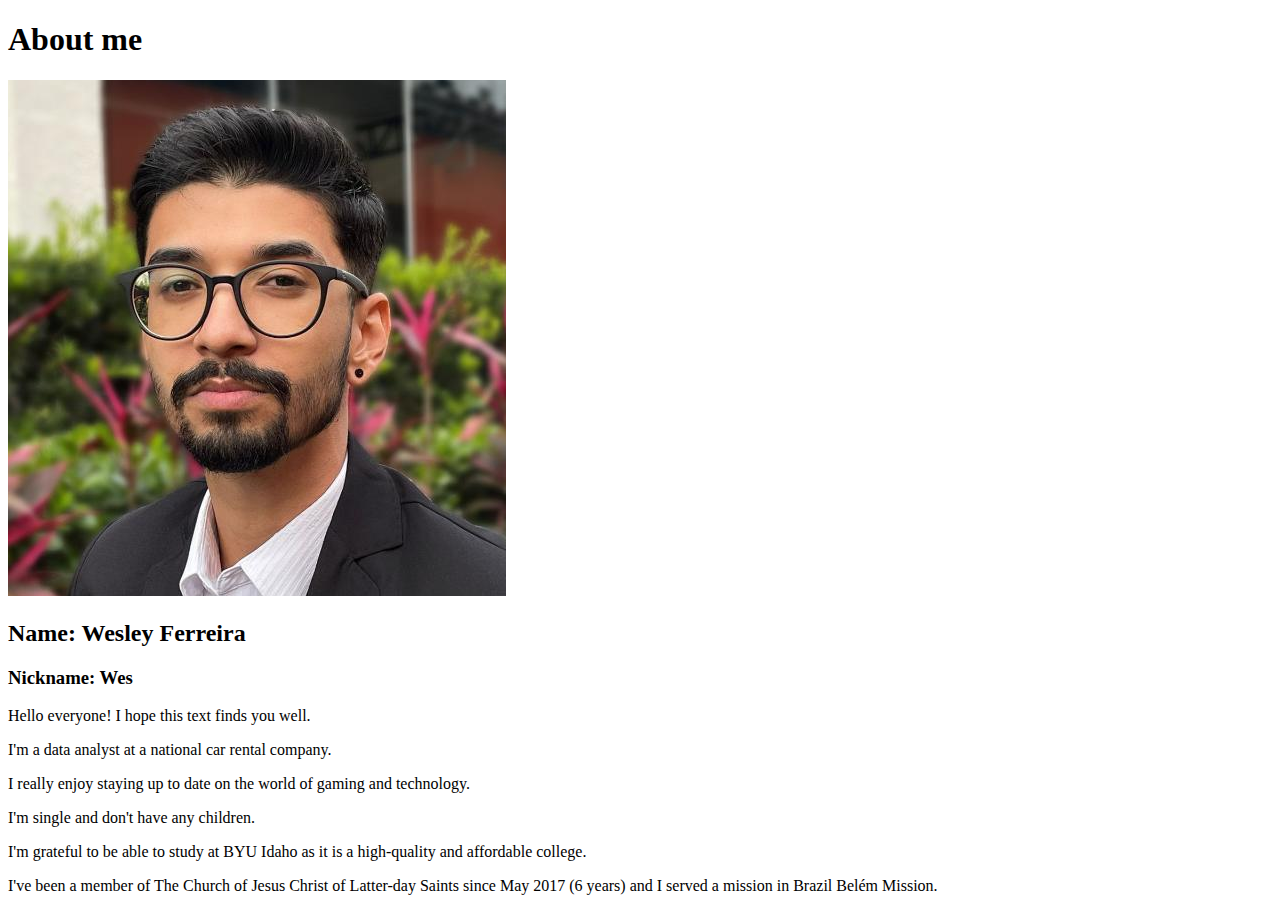
<file: aboutme/index.html>
<!DOCTYPE html>
<html lang="en">
<head>
    <meta charset="UTF-8">
    <meta http-equiv="X-UA-Compatible" content="IE=edge">
    <meta name="viewport" content="width=device-width, initial-scale=1.0">
    <title>About me</title>
</head>
<body>
    <h1>About me</h1>
    <img alt="Image of me" src="images\1.png" >
    <h2>Name: Wesley Ferreira</h2>
    <h3>Nickname: Wes</h3>
    <p>Hello everyone! I hope this text finds you well.</p>
    <p>I'm a data analyst at a national car rental company.</p>
    <p>I really enjoy staying up to date on the world of gaming and technology.</p>
    <p>I'm single and don't have any children.</p>
    <p>I'm grateful to be able to study at BYU Idaho as it is a high-quality and affordable college.</p>
    <p>I've been a member of The Church of Jesus Christ of Latter-day Saints since May 2017 (6 years) and I served a mission in Brazil Belém Mission.</p>
    
</body>
</file>
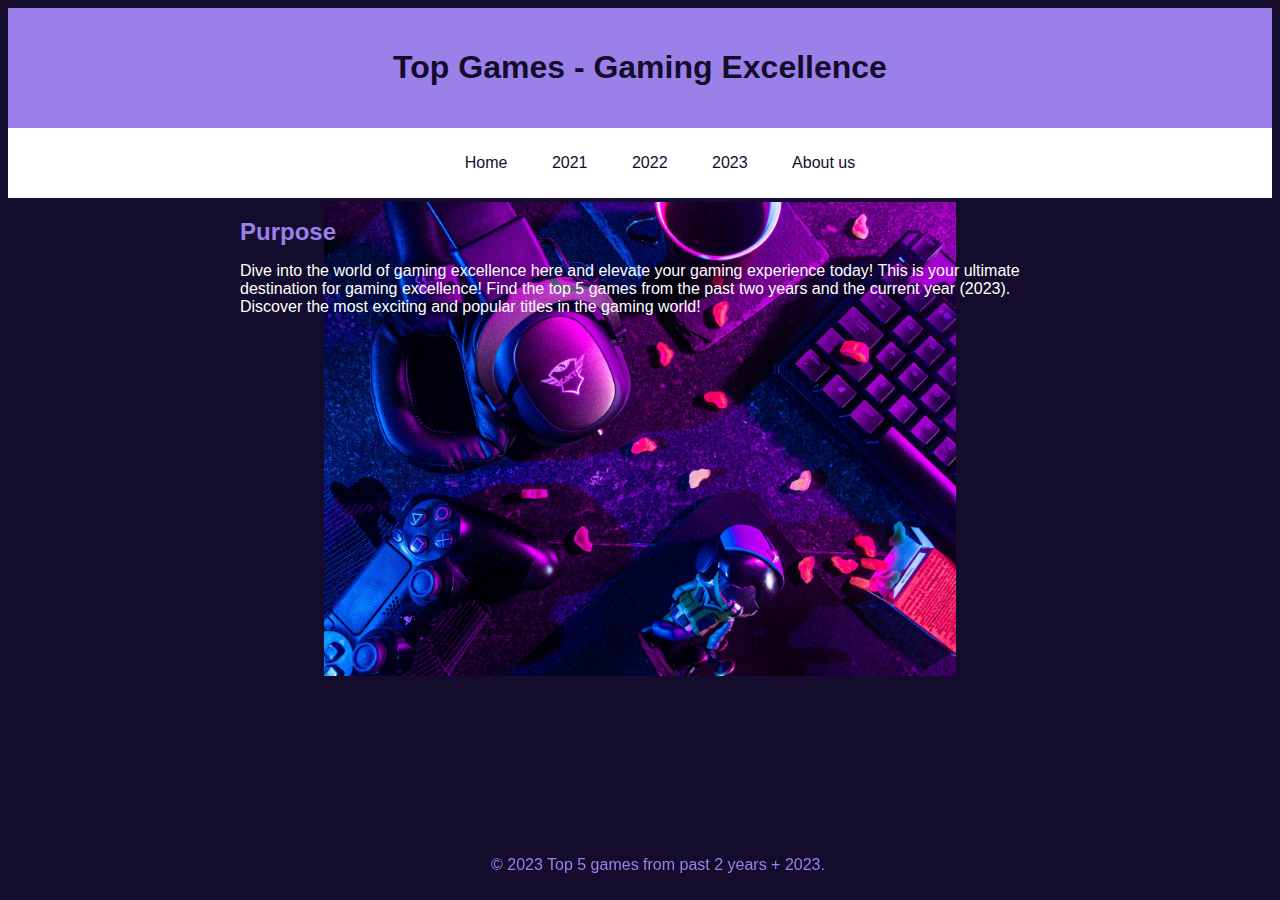
<file: personal website/index.html>
<!DOCTYPE html>
<html lang="en">

<head>
    <meta charset="UTF-8">
    <meta name="viewport" content="width=device-width, initial-scale=1.0">
    <link rel="stylesheet" href="styles/aboutus.css"/>
    <title>Top Games - Gaming Excellence</title>
</head>

<body>
    <header class="header">
        <h1>Top Games - Gaming Excellence</h1>
    </header>

    <nav>
        <ul>
            <li><a href="homepage.html">Home</a></li>
            <li><a href="2021.html">2021</a></li>
            <li><a href="2022.html">2022</a></li>
            <li><a href="2023.html">2023</a></li>
            <li><a href="aboutus.html">About us</a></li>
        </ul>
    </nav>

    <main class="main-content">
        <section class="intro">
            <h2>Purpose</h2>
            <p class="intro-text">Dive into the world of gaming excellence here and elevate your gaming experience today! This is your
                ultimate destination for gaming excellence! Find the top 5 games from the past two years and the current year (2023).
                Discover the most exciting and popular titles in the gaming world!</p>
        </section>
    </main>

    <img src="images/gaming.jpeg" alt="gaming">

    <footer class="footer">
        <p>&copy; 2023 Top 5 games from past 2 years + 2023.</p>
    </footer>
</body>

</html>
</file>
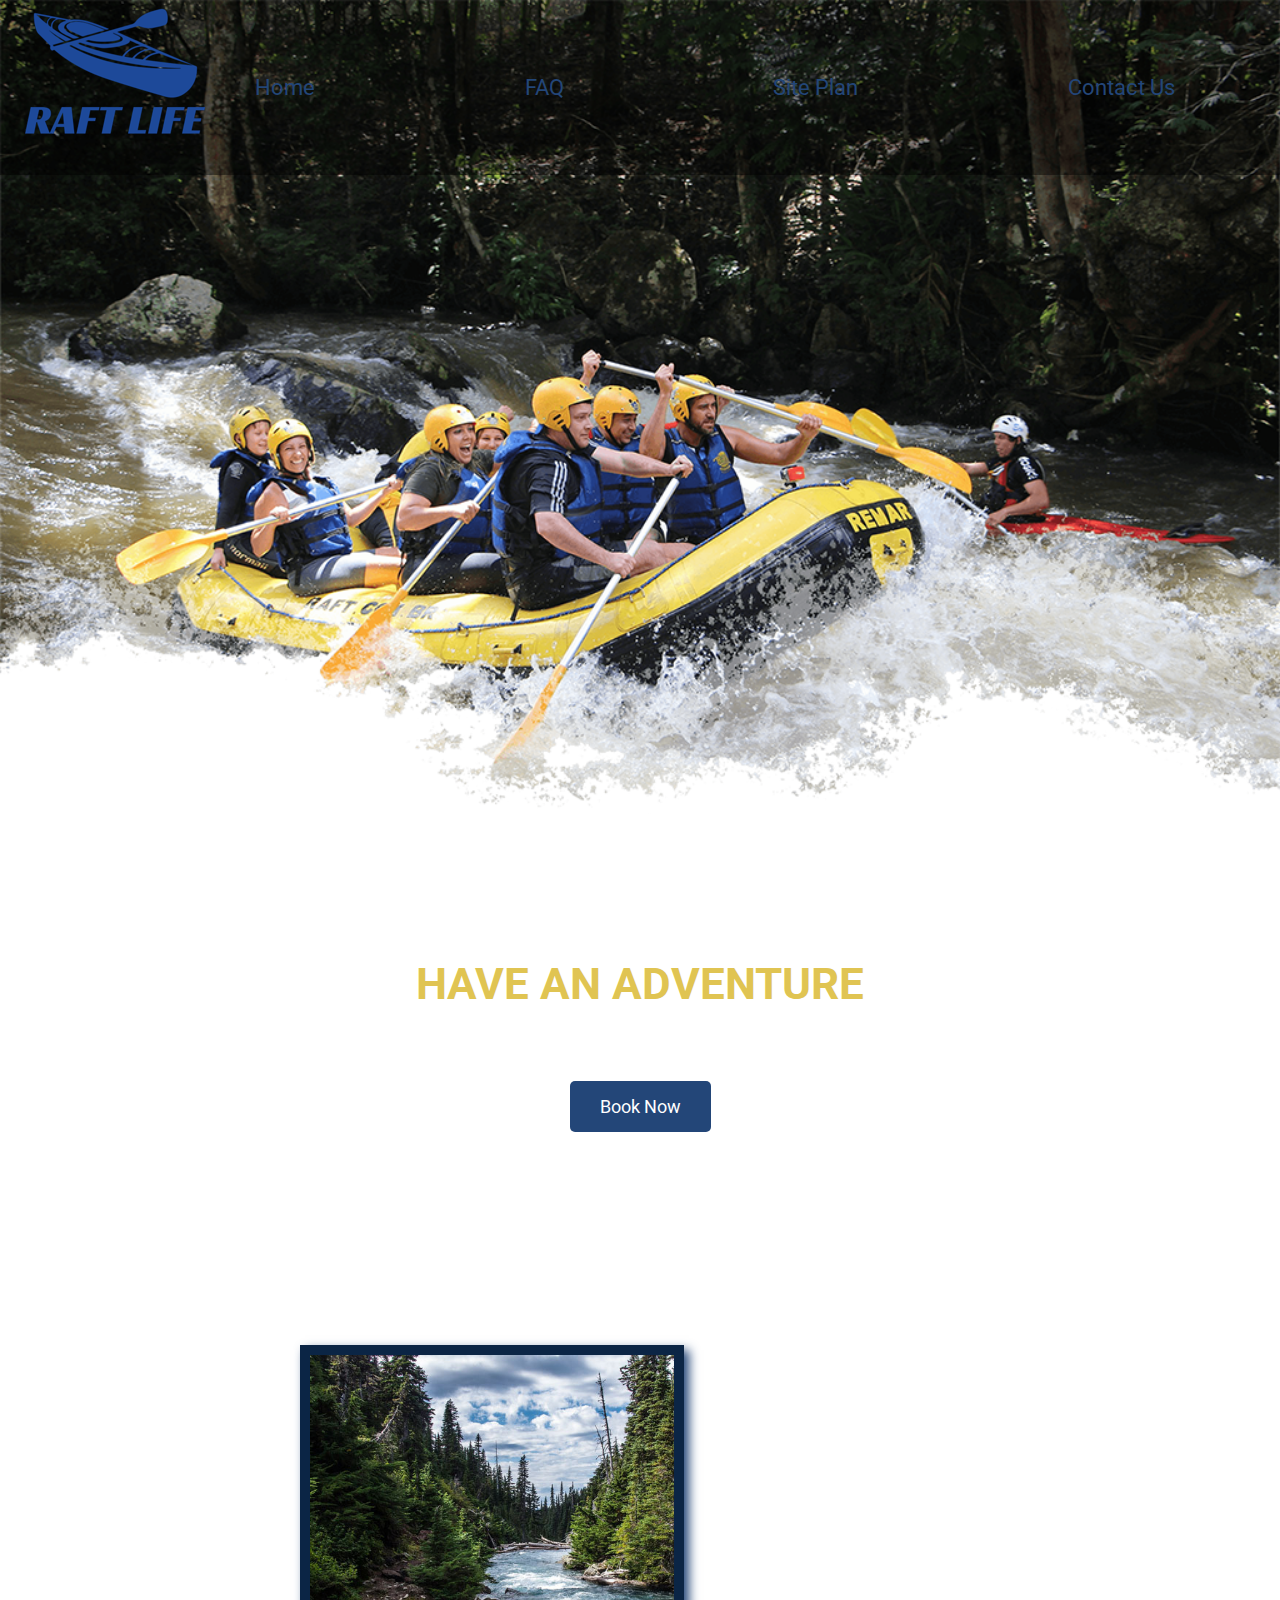
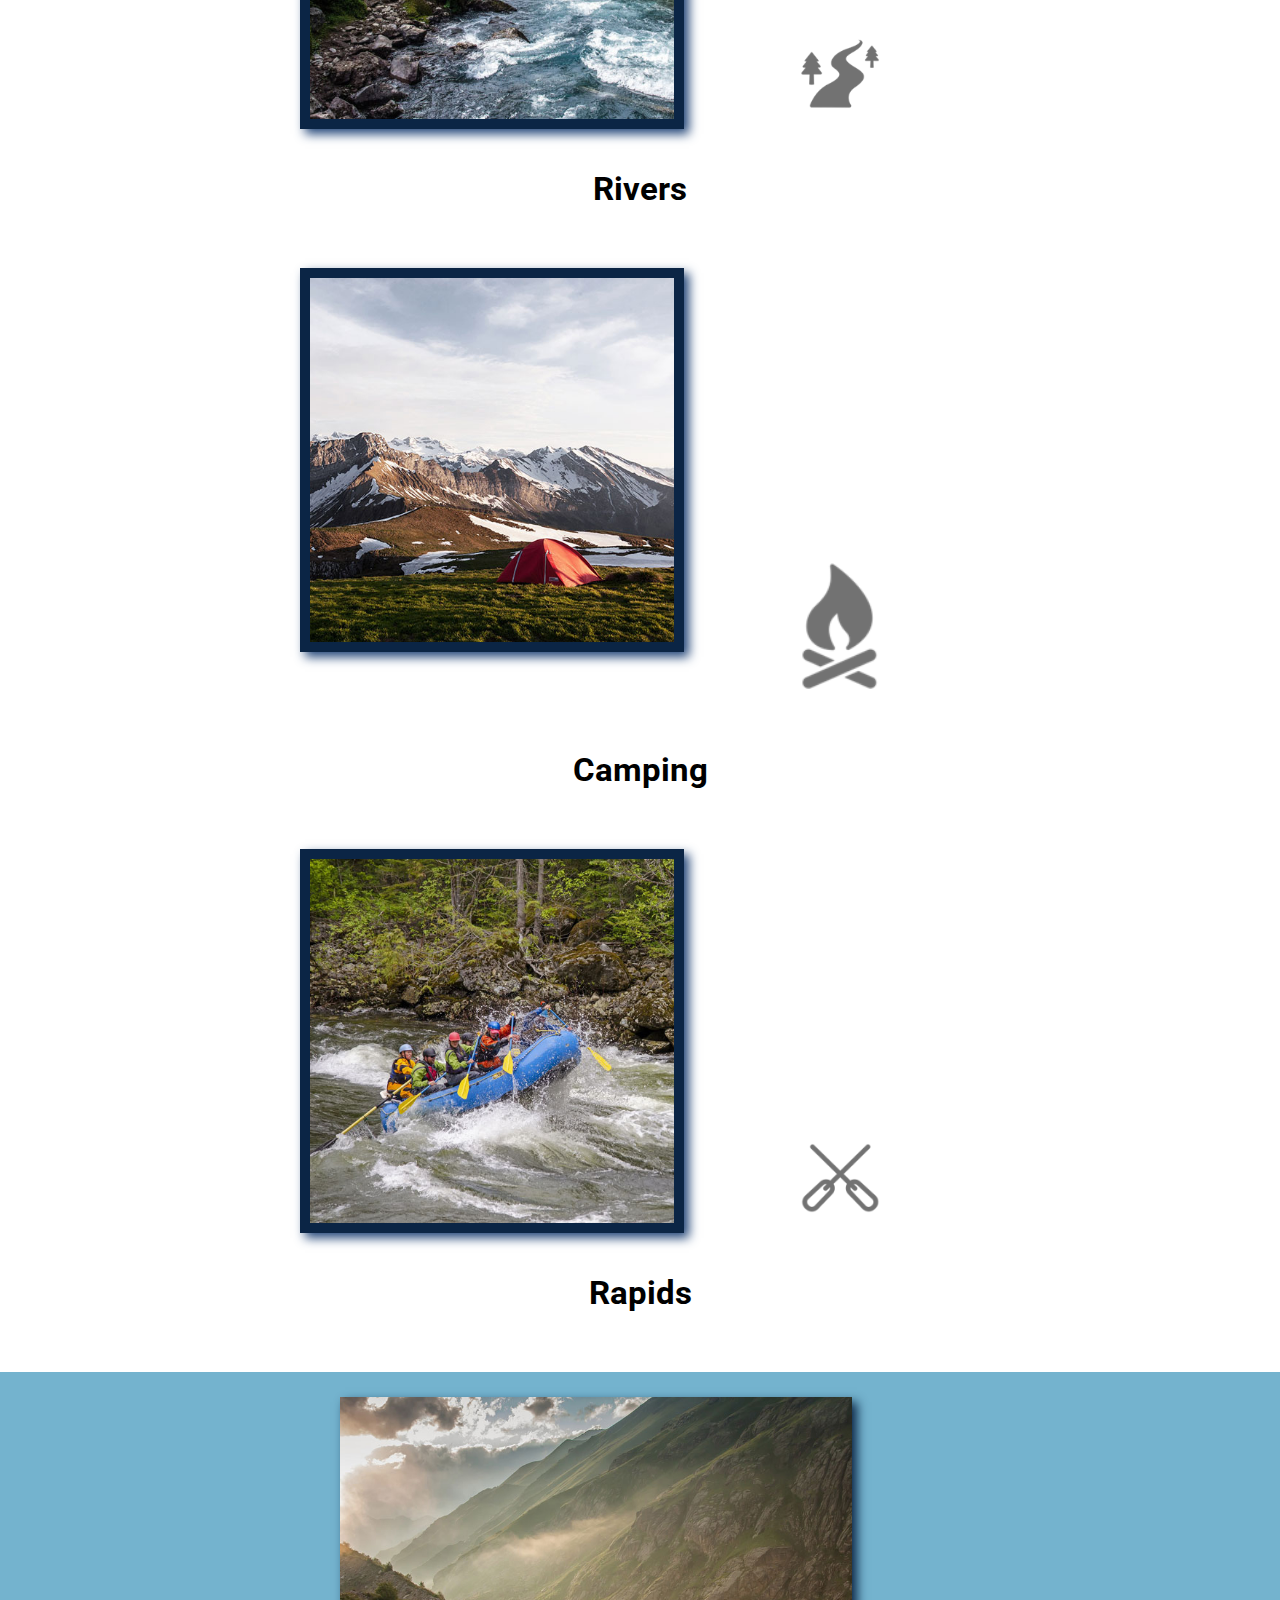
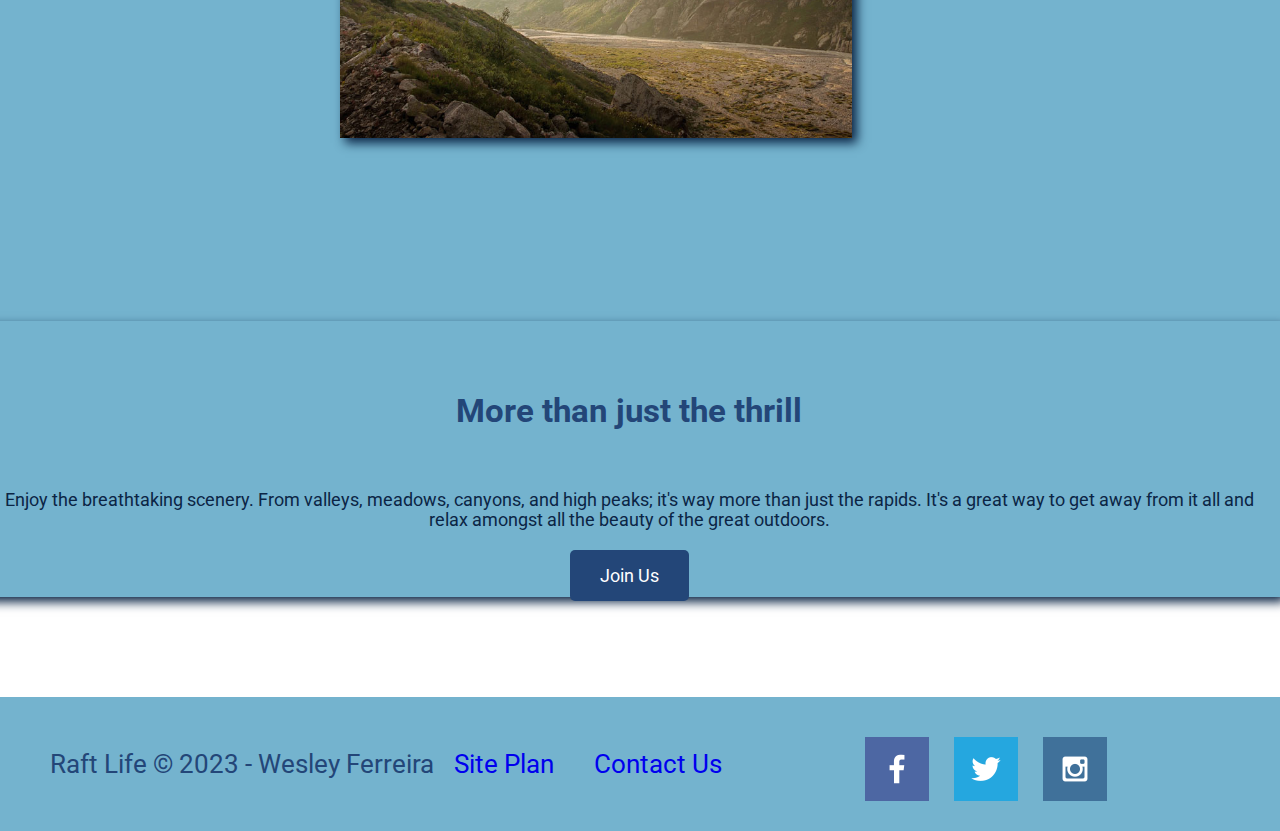
<file: wwr/index.html>
<!DOCTYPE html>
<html lang="en">
<head>
    <meta charset="UTF-8">
    <meta http-equiv="X-UA-Compatible" content="IE=edge">
    <meta name="viewport" content="width=device-width, initial-scale=1.0">
    <title>Whitewater Rafting Vacations | Raft Life | Home</title>
    <link rel="stylesheet" href="styles/style.css" />
</head>
<body>
    <div id="content">
        <header>
            <a id="logo_link" href="index.html">
                <img class="logo" src="images/logo.png" alt="Raft Life Logo">
            </a>
            <nav>
                <a href="index.html">Home</a>
                <a href="wireframe.html">FAQ</a>
                <a href="site-plan-rafting.html">Site Plan</a>
                <a href="contactus.html">Contact Us</a>
            </nav>
        </header>
    <div id="hero">
        <div id="hero-box">
            <img id="hero-img" src="images/hero.png" alt="People enjoying white water rafting">
        </div>
        <section id="hero-msg">
            <h1 class="home-title">HAVE AN ADVENTURE</h1>
            <h4>Make Memories with Dry Oar</h4> 
            <div class='button-box'>
                <a class='book' href="contactus.html">Book Now</a>
            </div>
        </section>
    </div>
    <main class="home-grid">
        <section class="rivers-card">
            <img class="card-img" src="images/rivers.jpg" alt="river in forest">
            <img class="icon" src="images/river_icon.png" alt="river icon">
            <h2>Rivers</h2>
        </section>
        <section class="camping-card">
            <img class="card-img" src="images/camping.jpg" alt="tent in mountains">
            <img class="icon" src="images/fire_icon.png" alt="fire-icon">
            <h2>Camping</h2>
        </section>
        <section class="rapids-card">
            <img class="card-img" src="images/rapids.jpg" alt="rafting boat">
            <img class="icon" src="images/oars.png" alt="oars icon">
            <h2>Rapids</h2>
        </section>
        <div id="background"></div> 
        <img class="mountains" src="images/mountains.jpg" alt="Misty mountains">
        <section class="msg">
            <h2>More than just the thrill</h2>
            <p>Enjoy the breathtaking scenery. From valleys, meadows, canyons,
                and high peaks; it's way more than just the rapids.
                It's a great way to get away from it all and relax amongst
                all the beauty of the great outdoors. </p>
            <a class='join' href="rivers.html">Join Us</a>
        </section>
    </main>
        <footer>
            <p>Raft Life &copy; 2023 - Wesley Ferreira</p>
            <p><a href="site-plan-rafting.html">Site Plan</a></p>
            <p><a href="contactus.html">Contact Us</a></p>
            <div class="social">
                <a href="https://facebook.com" target="_blank">
                    <img src="images/facebook.png" alt="fb icon">
                </a>
                <a href="https://twitter.com" target="_blank">
                    <img src="images/twitter.png" alt="twitter icon">
                </a>
                <a href="https://instagram.com" target="_blank">
                    <img src="images/instagram.png" alt="instagram icon">
                </a>
            </div>
        </footer>
    </div>
</body>
</html>
</file>
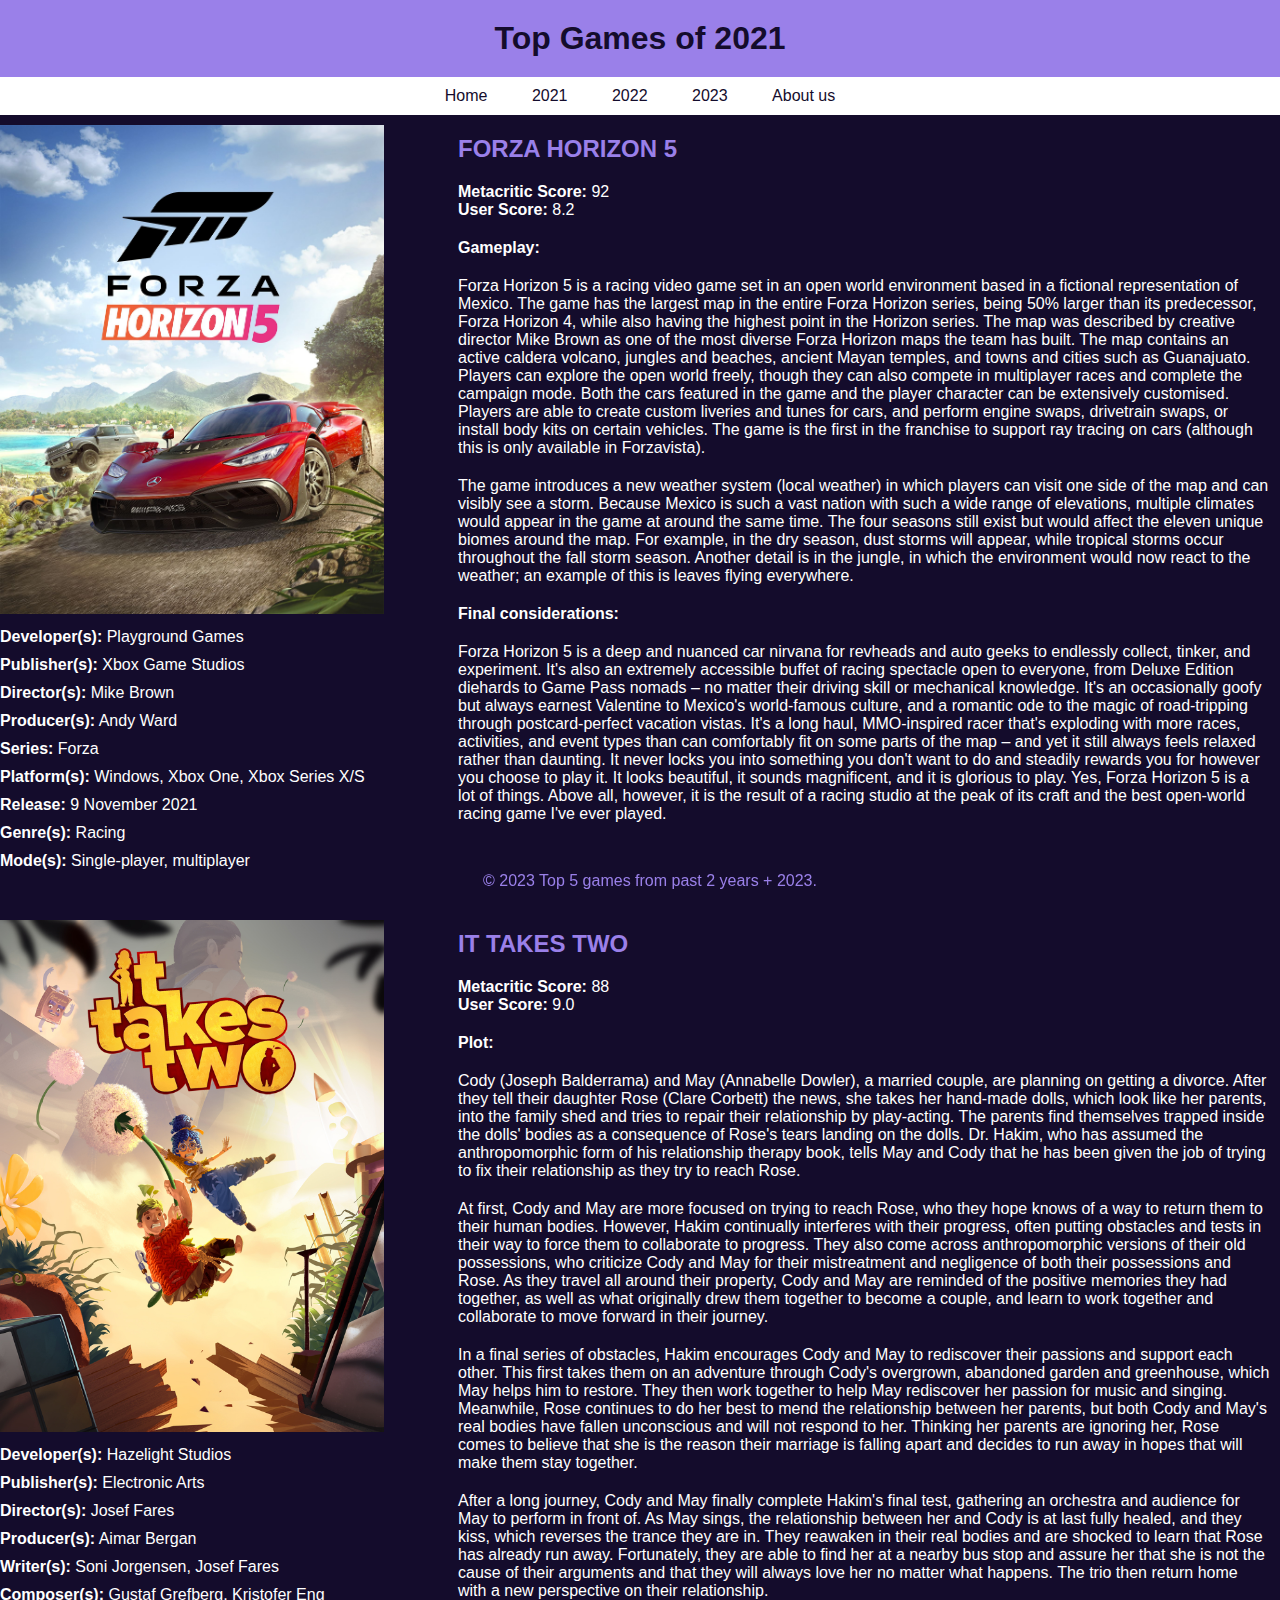
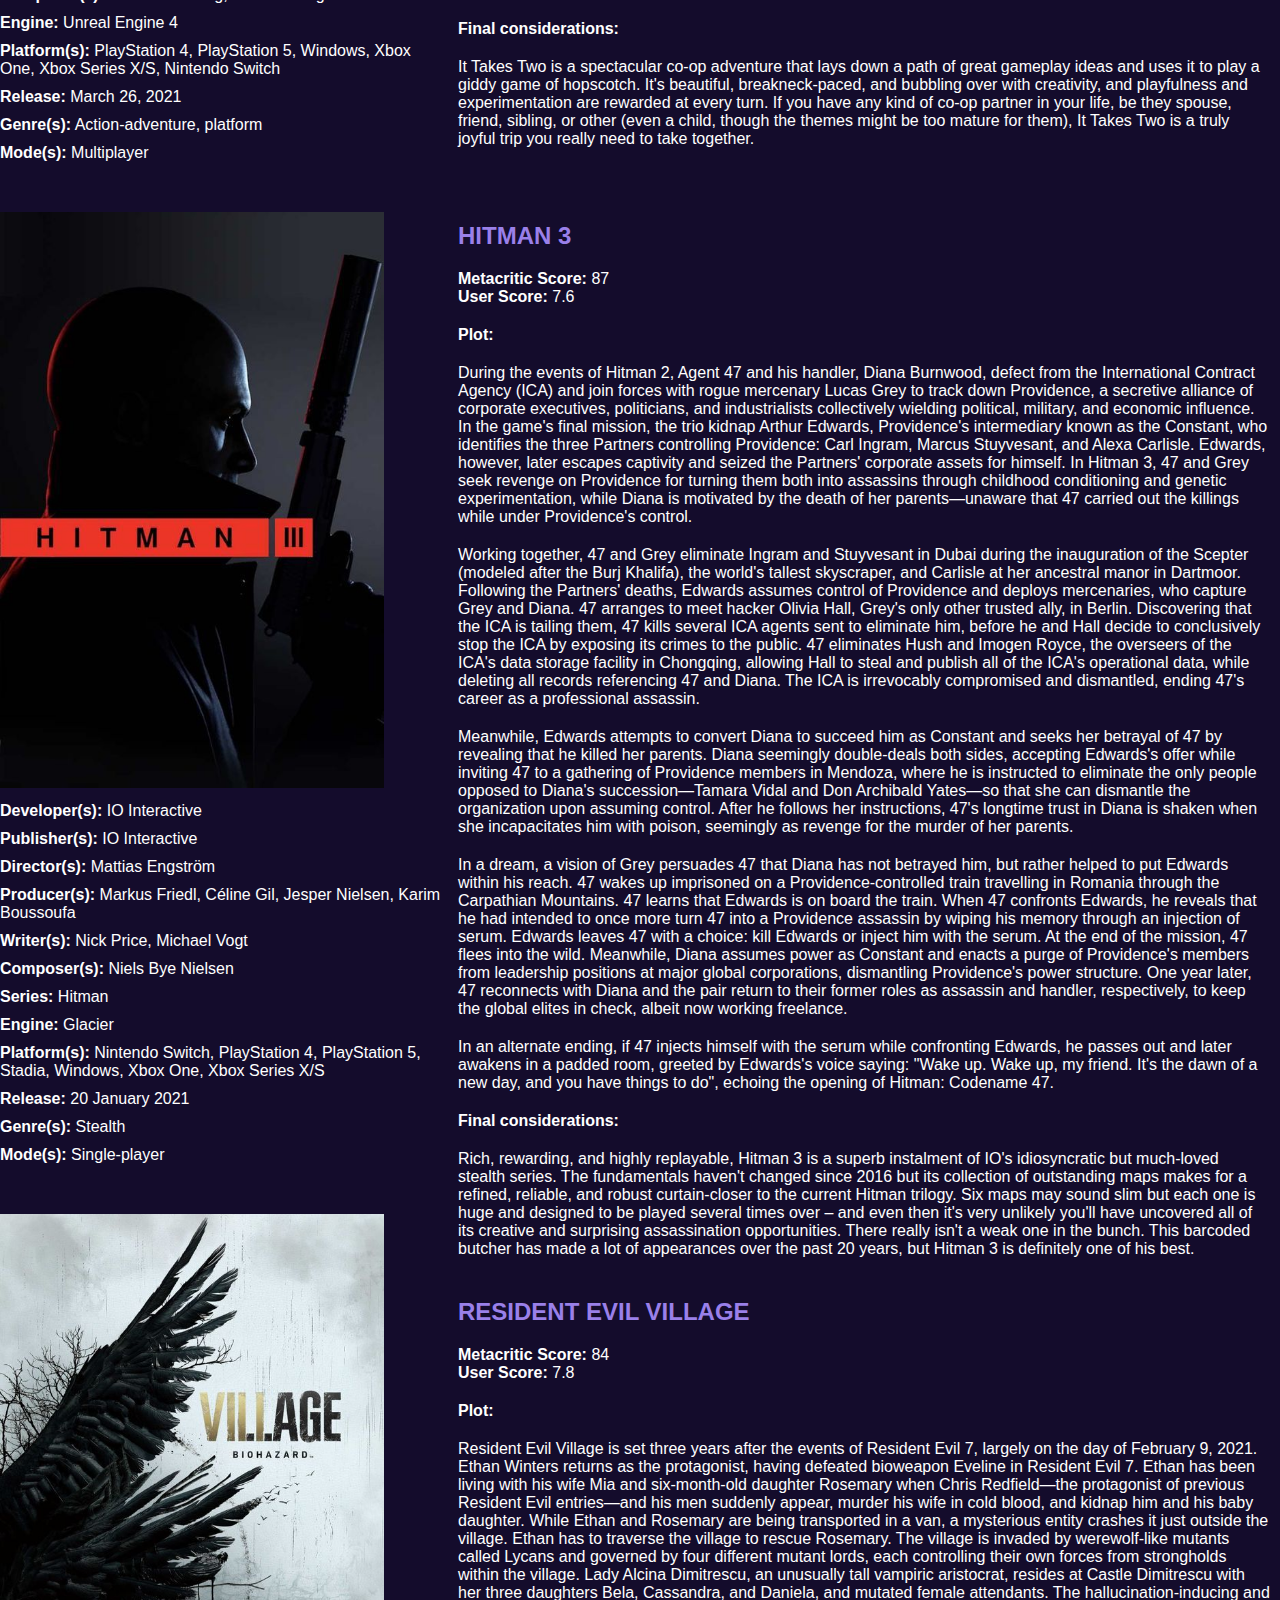
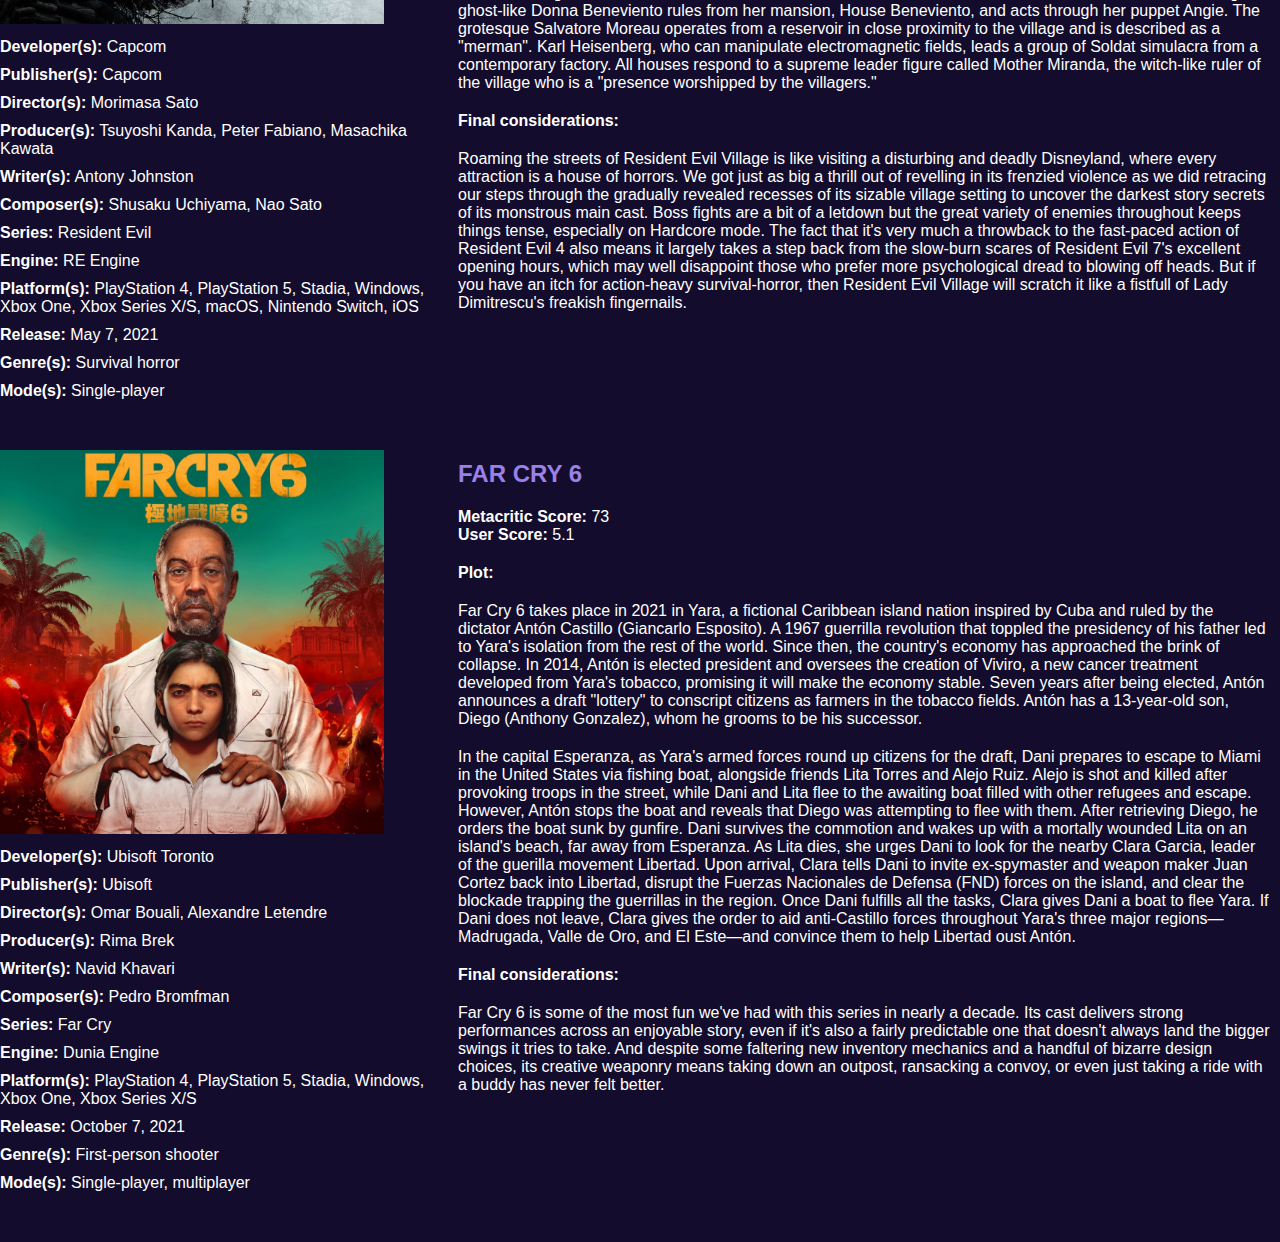
<file: personal website/2021.html>
<!DOCTYPE html>
<html lang="en">

<head>
    <meta charset="UTF-8">
    <meta name="viewport" content="width=device-width, initial-scale=1.0">
    <link rel="stylesheet" href="styles/styles.css"/>
    <title>Top Games of 2021 - Gaming Excellence</title>
</head>

<body>
    <header>
        <h1>Top Games of 2021</h1>
    </header>

    <nav>
        <ul>
            <li><a href="homepage.html">Home</a></li>
            <li><a href="2021.html">2021</a></li>
            <li><a href="2022.html">2022</a></li>
            <li><a href="2023.html">2023</a></li>
            <li><a href="aboutus.html">About us</a></li>
        </ul>
    </nav>

    <main>
            <div class="game-info">
                <h2>FORZA HORIZON 5</h2>
            </div>
            <div class="Metacritic">
                <p><strong>Metacritic Score:</strong> 92</p>
                <p><strong>User Score:</strong> 8.2</p>
            </div>
            <div class="Review">
                <p><strong>Gameplay:</strong></p>
                <p></p>
                Forza Horizon 5 is a racing video game set in an open world environment based in a fictional representation of Mexico.
                The game has the largest map in the entire Forza Horizon series, being 50% larger than its predecessor,
                Forza Horizon 4, while also having the highest point in the Horizon series.
                The map was described by creative director Mike Brown as one of the most diverse Forza Horizon maps the team has built.
                The map contains an active caldera volcano, jungles and beaches, ancient Mayan temples, and towns and cities such as Guanajuato.
                Players can explore the open world freely, though they can also compete in multiplayer races and complete the campaign mode.
                Both the cars featured in the game and the player character can be extensively customised.
                Players are able to create custom liveries and tunes for cars, and perform engine swaps, drivetrain swaps, or install body kits on certain vehicles.
                The game is the first in the franchise to support ray tracing on cars (although this is only available in Forzavista).
                <p></p>
                The game introduces a new weather system (local weather) in which players can visit one side of the map and can visibly see a storm.
                Because Mexico is such a vast nation with such a wide range of elevations, multiple climates would appear in the game at around the same time.
                The four seasons still exist but would affect the eleven unique biomes around the map.
                For example, in the dry season, dust storms will appear, while tropical storms occur throughout the fall storm season.
                Another detail is in the jungle, in which the environment would now react to the weather; an example of this is leaves flying everywhere.
                <p></p>
                <p><strong>Final considerations:</strong></p>
                Forza Horizon 5 is a deep and nuanced car nirvana for revheads and auto geeks to endlessly collect, tinker, and experiment.
                It's also an extremely accessible buffet of racing spectacle open to everyone,
                from Deluxe Edition diehards to Game Pass nomads – no matter their driving skill or mechanical knowledge.
                It's an occasionally goofy but always earnest Valentine to Mexico's world-famous culture,
                and a romantic ode to the magic of road-tripping through postcard-perfect vacation vistas.
                It's a long haul, MMO-inspired racer that's exploding with more races, activities,
                and event types than can comfortably fit on some parts of the map – and yet it still always feels relaxed rather than daunting.
                It never locks you into something you don't want to do and steadily rewards you for however you choose to play it.
                It looks beautiful, it sounds magnificent, and it is glorious to play. Yes, Forza Horizon 5 is a lot of things.
                Above all, however, it is the result of a racing studio at the peak of its craft and the best open-world racing game I've ever played.
                <p></p>
            </div>
            <div class="Info">
                <div class="image-container">
                    <img src="images/forza5.jpg" alt="fh5" class="image">
<!--                    <div class="overlay">
                        <div class="text">
                            <p><strong>Awards from The Game Awards:</strong></p>
                            <p><strong>Most Anticipated Game: </strong>Won</p>
                            <p><strong>Game of the year: </strong>Won</p>
                            <p><strong>Best narrative: </strong>Nominated</p>
                        </div>
                    </div> !-->
                </div>
            <p><strong>Developer(s):</strong> Playground Games</p>
            <p><strong>Publisher(s):</strong> Xbox Game Studios</p>
            <p><strong>Director(s):</strong> Mike Brown</p>
            <p><strong>Producer(s):</strong> Andy Ward</p>
            <p><strong>Series:</strong> Forza</p>
            <p><strong>Platform(s):</strong> Windows, Xbox One, Xbox Series X/S</p>
            <p><strong>Release:</strong> 9 November 2021</p>
            <p><strong>Genre(s):</strong> Racing</p>
            <p><strong>Mode(s):</strong> Single-player, multiplayer</p>
            </div>
        </section>

        <section>
            <div class="game-info">
                <h2>IT TAKES TWO</h2>
            </div>
            <div class="Metacritic">
                <p><strong>Metacritic Score:</strong> 88</p>
                <p><strong>User Score:</strong> 9.0</p>
            </div>
            <div class="Review">
                <p><strong>Plot:</strong></p>
                <p></p>
                Cody (Joseph Balderrama) and May (Annabelle Dowler), a married couple, are planning on getting a divorce.
                After they tell their daughter Rose (Clare Corbett) the news, she takes her hand-made dolls, which look like her parents,
                into the family shed and tries to repair their relationship by play-acting.
                The parents find themselves trapped inside the dolls' bodies as a consequence of Rose's tears landing on the dolls.
                Dr. Hakim, who has assumed the anthropomorphic form of his relationship therapy book,
                tells May and Cody that he has been given the job of trying to fix their relationship as they try to reach Rose.
                <p></p>
                At first, Cody and May are more focused on trying to reach Rose, who they hope knows of a way to return them to their human bodies.
                However, Hakim continually interferes with their progress, often putting obstacles and tests in their way to force them to collaborate to progress.
                They also come across anthropomorphic versions of their old possessions, who criticize Cody and May for their mistreatment and negligence of both their possessions and Rose.
                As they travel all around their property, Cody and May are reminded of the positive memories they had together,
                as well as what originally drew them together to become a couple, and learn to work together and collaborate to move forward in their journey.
                <p></p>
                In a final series of obstacles, Hakim encourages Cody and May to rediscover their passions and support each other.
                This first takes them on an adventure through Cody's overgrown, abandoned garden and greenhouse, which May helps him to restore.
                They then work together to help May rediscover her passion for music and singing.
                Meanwhile, Rose continues to do her best to mend the relationship between her parents,
                but both Cody and May's real bodies have fallen unconscious and will not respond to her.
                Thinking her parents are ignoring her, Rose comes to believe that she is the reason their marriage
                is falling apart and decides to run away in hopes that will make them stay together.
                <p></p>
                After a long journey, Cody and May finally complete Hakim's final test, gathering an orchestra and audience for May to perform in front of.
                As May sings, the relationship between her and Cody is at last fully healed, and they kiss, which reverses the trance they are in.
                They reawaken in their real bodies and are shocked to learn that Rose has already run away.
                Fortunately, they are able to find her at a nearby bus stop and assure her that she is not the cause of their arguments and that they will always love her no matter what happens. The trio then return home with a new perspective on their relationship.
                <p></p>
                <p><strong>Final considerations:</strong></p>
                It Takes Two is a spectacular co-op adventure that lays down a path of great gameplay ideas and uses it to play a giddy game of hopscotch.
                It's beautiful, breakneck-paced, and bubbling over with creativity, and playfulness and experimentation are rewarded at every turn.
                If you have any kind of co-op partner in your life, be they spouse, friend, sibling, or other (even a child, though the themes might be too mature for them),
                It Takes Two is a truly joyful trip you really need to take together.
                <p></p>
            </div>
            <div class="Info">
            <img src="images/ittakestwo.jpg" alt="itt">
                <p><strong>Developer(s):</strong> Hazelight Studios</p>
                <p><strong>Publisher(s):</strong> Electronic Arts</p>
                <p><strong>Director(s):</strong> Josef Fares</p>
                <p><strong>Producer(s):</strong> Aimar Bergan</p>
                <p><strong>Writer(s):</strong> Soni Jorgensen, Josef Fares</p>
                <p><strong>Composer(s):</strong> Gustaf Grefberg, Kristofer Eng</p>
                <p><strong>Engine:</strong> Unreal Engine 4</p>
                <p><strong>Platform(s):</strong> PlayStation 4, PlayStation 5, Windows, Xbox One, Xbox Series X/S, Nintendo Switch</p>
                <p><strong>Release:</strong> March 26, 2021</p>
                <p><strong>Genre(s):</strong> Action-adventure, platform</p>
                <p><strong>Mode(s):</strong> Multiplayer</p>
            </div>
        </section>

        <section>
            <div class="game-info">
                <h2>HITMAN 3</h2>
            </div>
            <div class="Metacritic">
                <p><strong>Metacritic Score:</strong> 87</p>
                <p><strong>User Score:</strong> 7.6</p>
            </div>
            <div class="Review">
                <p><strong>Plot:</strong></p>
                During the events of Hitman 2, Agent 47 and his handler, Diana Burnwood, defect from the International Contract Agency (ICA)
                and join forces with rogue mercenary Lucas Grey to track down Providence, a secretive alliance of corporate executives, politicians,
                and industrialists collectively wielding political, military, and economic influence.
                In the game's final mission, the trio kidnap Arthur Edwards, Providence's intermediary known as the Constant,
                who identifies the three Partners controlling Providence: Carl Ingram, Marcus Stuyvesant, and Alexa Carlisle.
                Edwards, however, later escapes captivity and seized the Partners' corporate assets for himself.
                In Hitman 3, 47 and Grey seek revenge on Providence for turning them both into assassins through childhood conditioning and genetic experimentation,
                while Diana is motivated by the death of her parents—unaware that 47 carried out the killings while under Providence's control.
                <p></p>
                Working together, 47 and Grey eliminate Ingram and Stuyvesant in Dubai during the inauguration of the Scepter
                (modeled after the Burj Khalifa), the world's tallest skyscraper, and Carlisle at her ancestral manor in Dartmoor.
                Following the Partners' deaths, Edwards assumes control of Providence and deploys mercenaries, who capture Grey and Diana.
                47 arranges to meet hacker Olivia Hall, Grey's only other trusted ally, in Berlin.
                Discovering that the ICA is tailing them, 47 kills several ICA agents sent to eliminate him,
                before he and Hall decide to conclusively stop the ICA by exposing its crimes to the public.
                47 eliminates Hush and Imogen Royce, the overseers of the ICA's data storage facility in Chongqing,
                allowing Hall to steal and publish all of the ICA's operational data, while deleting all records referencing 47 and Diana.
                The ICA is irrevocably compromised and dismantled, ending 47's career as a professional assassin.
                <p></p>
                Meanwhile, Edwards attempts to convert Diana to succeed him as Constant and seeks her betrayal of 47 by revealing that he killed her parents.
                Diana seemingly double-deals both sides, accepting Edwards's offer while inviting 47 to a gathering of
                Providence members in Mendoza, where he is instructed to eliminate the only people opposed to Diana's succession—Tamara Vidal and
                Don Archibald Yates—so that she can dismantle the organization upon assuming control.
                After he follows her instructions, 47's longtime trust in Diana is shaken when she incapacitates him with poison, seemingly as revenge for the murder of her parents.
                <p></p>
                In a dream, a vision of Grey persuades 47 that Diana has not betrayed him, but rather helped to put Edwards within his reach.
                47 wakes up imprisoned on a Providence-controlled train travelling in Romania through the Carpathian Mountains.
                47 learns that Edwards is on board the train. When 47 confronts Edwards, he reveals that he had intended to once more turn
                47 into a Providence assassin by wiping his memory through an injection of serum.
                Edwards leaves 47 with a choice: kill Edwards or inject him with the serum. At the end of the mission, 47 flees into the wild. Meanwhile,
                Diana assumes power as Constant and enacts a purge of Providence's members from leadership positions at major global corporations,
                dismantling Providence's power structure. One year later, 47 reconnects with Diana and the pair return to their former roles as assassin and handler,
                respectively, to keep the global elites in check, albeit now working freelance.
                <p></p>
                In an alternate ending, if 47 injects himself with the serum while confronting Edwards, he passes out and later awakens in a padded room,
                greeted by Edwards's voice saying: "Wake up. Wake up, my friend.
                It's the dawn of a new day, and you have things to do", echoing the opening of Hitman: Codename 47.
                <p></p>
                <p><strong>Final considerations:</strong></p>
                Rich, rewarding, and highly replayable, Hitman 3 is a superb instalment of IO's idiosyncratic but much-loved stealth series.
                The fundamentals haven't changed since 2016 but its collection of outstanding maps makes for a refined, reliable,
                and robust curtain-closer to the current Hitman trilogy.
                Six maps may sound slim but each one is huge and designed to be played several times over –
                and even then it's very unlikely you'll have uncovered all of its creative and surprising assassination opportunities.
                There really isn't a weak one in the bunch.
                This barcoded butcher has made a lot of appearances over the past 20 years, but Hitman 3 is definitely one of his best.
                <p></p>
            </div>
            <div class="Info">
            <img src="images/hitman3.jpeg" alt="h3">
                <p><strong>Developer(s):</strong> IO Interactive</p>
                <p><strong>Publisher(s):</strong> IO Interactive</p>
                <p><strong>Director(s):</strong> Mattias Engström</p>
                <p><strong>Producer(s):</strong> Markus Friedl, Céline Gil, Jesper Nielsen, Karim Boussoufa</p>
                <p><strong>Writer(s):</strong> Nick Price, Michael Vogt</p>
                <p><strong>Composer(s):</strong> Niels Bye Nielsen</p>
                <p><strong>Series:</strong> Hitman</p>
                <p><strong>Engine:</strong> Glacier</p>
                <p><strong>Platform(s):</strong> Nintendo Switch, PlayStation 4, PlayStation 5, Stadia, Windows, Xbox One, Xbox Series X/S</p>
                <p><strong>Release:</strong> 20 January 2021</p>
                <p><strong>Genre(s):</strong> Stealth</p>
                <p><strong>Mode(s):</strong> Single-player</p>
            </div>
        </section>

        <section>
            <div class="game-info">
                <h2>RESIDENT EVIL VILLAGE</h2>
            </div>
            <div class="Metacritic">
                <p><strong>Metacritic Score:</strong> 84</p>
                <p><strong>User Score:</strong> 7.8</p>
            </div>
            <div class="Review">
                <p><strong>Plot:</strong></p>
                Resident Evil Village is set three years after the events of Resident Evil 7, largely on the day of February 9, 2021.
                Ethan Winters returns as the protagonist, having defeated bioweapon Eveline in Resident Evil 7.
                Ethan has been living with his wife Mia and six-month-old daughter Rosemary when Chris Redfield—the protagonist of previous
                Resident Evil entries—and his men suddenly appear, murder his wife in cold blood, and kidnap him and his baby daughter.
                While Ethan and Rosemary are being transported in a van, a mysterious entity crashes it just outside the village.
                Ethan has to traverse the village to rescue Rosemary.
                The village is invaded by werewolf-like mutants called Lycans and governed by four different mutant lords,
                each controlling their own forces from strongholds within the village. Lady Alcina Dimitrescu, an unusually tall vampiric aristocrat,
                resides at Castle Dimitrescu with her three daughters Bela, Cassandra, and Daniela, and mutated female attendants.
                The hallucination-inducing and ghost-like Donna Beneviento rules from her mansion,
                House Beneviento, and acts through her puppet Angie.
                The grotesque Salvatore Moreau operates from a reservoir in close proximity to the village and is described as a "merman".
                Karl Heisenberg, who can manipulate electromagnetic fields, leads a group of Soldat simulacra from a contemporary factory.
                All houses respond to a supreme leader figure called Mother Miranda, the witch-like ruler of the village who is a "presence worshipped by the villagers."
                <p></p>
                <p><strong>Final considerations:</strong></p>
                Roaming the streets of Resident Evil Village is like visiting a disturbing and deadly Disneyland, where every attraction is a house of horrors.
                We got just as big a thrill out of revelling in its frenzied violence as we did retracing our steps through the gradually revealed recesses of
                its sizable village setting to uncover the darkest story secrets of its monstrous main cast.
                Boss fights are a bit of a letdown but the great variety of enemies throughout keeps things tense, especially on Hardcore mode.
                The fact that it's very much a throwback to the fast-paced action of Resident Evil 4 also means it largely takes a step back from
                the slow-burn scares of Resident Evil 7's excellent opening hours, which may well disappoint those who prefer more psychological dread to blowing off heads.
                But if you have an itch for action-heavy survival-horror, then Resident Evil Village will scratch it like a fistfull of Lady Dimitrescu's freakish fingernails.
            </div>
            <div class="Info">
                <img src="images/village.jpg" alt="rev">
                <p><strong>Developer(s):</strong> Capcom</p>
                <p><strong>Publisher(s):</strong> Capcom</p>
                <p><strong>Director(s):</strong> Morimasa Sato</p>
                <p><strong>Producer(s):</strong> Tsuyoshi Kanda, Peter Fabiano, Masachika Kawata</p>
                <p><strong>Writer(s):</strong> Antony Johnston</p>
                <p><strong>Composer(s):</strong> Shusaku Uchiyama, Nao Sato</p>
                <p><strong>Series:</strong> Resident Evil</p>
                <p><strong>Engine:</strong> RE Engine</p>
                <p><strong>Platform(s):</strong> PlayStation 4, PlayStation 5, Stadia, Windows, Xbox One, Xbox Series X/S, macOS, Nintendo Switch, iOS</p>
                <p><strong>Release:</strong> May 7, 2021</p>
                <p><strong>Genre(s):</strong> Survival horror</p>
                <p><strong>Mode(s):</strong> Single-player</p>
            </div>
        </section>

        <section>
            <div class="game-info">
                <h2>FAR CRY 6</h2>
            </div>
            <div class="Metacritic">
                <p><strong>Metacritic Score:</strong> 73</p>
                <p><strong>User Score:</strong> 5.1</p>
            </div>
            <div class="Review">
                <p><strong>Plot:</strong></p>
                Far Cry 6 takes place in 2021 in Yara, a fictional Caribbean island nation inspired by Cuba and ruled by the dictator
                Antón Castillo (Giancarlo Esposito). A 1967 guerrilla revolution that toppled the presidency of his father led to Yara's isolation from the rest of the world.
                Since then, the country's economy has approached the brink of collapse. In 2014, Antón is elected president and oversees the creation of Viviro,
                a new cancer treatment developed from Yara's tobacco, promising it will make the economy stable.
                Seven years after being elected, Antón announces a draft "lottery" to conscript citizens as farmers in the tobacco fields.
                Antón has a 13-year-old son, Diego (Anthony Gonzalez), whom he grooms to be his successor.
                <p></p>
                In the capital Esperanza, as Yara's armed forces round up citizens for the draft, Dani prepares to escape to Miami in the United States via fishing boat,
                alongside friends Lita Torres and Alejo Ruiz. Alejo is shot and killed after provoking troops in the street,
                while Dani and Lita flee to the awaiting boat filled with other refugees and escape. However,
                Antón stops the boat and reveals that Diego was attempting to flee with them. After retrieving Diego, he orders the boat sunk by gunfire.
                Dani survives the commotion and wakes up with a mortally wounded Lita on an island's beach, far away from Esperanza. As Lita dies,
                she urges Dani to look for the nearby Clara Garcia, leader of the guerilla movement Libertad. Upon arrival,
                Clara tells Dani to invite ex-spymaster and weapon maker Juan Cortez back into Libertad, disrupt the Fuerzas Nacionales de Defensa
                (FND) forces on the island, and clear the blockade trapping the guerrillas in the region. Once Dani fulfills all the tasks,
                Clara gives Dani a boat to flee Yara. If Dani does not leave, Clara gives the order to aid anti-Castillo forces throughout Yara's three major regions—Madrugada,
                Valle de Oro, and El Este—and convince them to help Libertad oust Antón.
                <p></p>
                <p><strong>Final considerations:</strong></p>
                Far Cry 6 is some of the most fun we've had with this series in nearly a decade.
                Its cast delivers strong performances across an enjoyable story, even if it's also a fairly predictable one that doesn't
                always land the bigger swings it tries to take. And despite some faltering new inventory mechanics and a handful of bizarre design choices,
                its creative weaponry means taking down an outpost, ransacking a convoy, or even just taking a ride with a buddy has never felt better.
                <p></p>
            </div>
            <div class="Info">
            <img src="images/farcry6.png" alt="fc6">
                <p><strong>Developer(s):</strong> Ubisoft Toronto</p>
                <p><strong>Publisher(s):</strong> Ubisoft</p>
                <p><strong>Director(s):</strong> Omar Bouali, Alexandre Letendre</p>
                <p><strong>Producer(s):</strong> Rima Brek</p>
                <p><strong>Writer(s):</strong> Navid Khavari</p>
                <p><strong>Composer(s):</strong> Pedro Bromfman</p>
                <p><strong>Series:</strong> Far Cry</p>
                <p><strong>Engine:</strong> Dunia Engine</p>
                <p><strong>Platform(s):</strong> PlayStation 4, PlayStation 5, Stadia, Windows, Xbox One, Xbox Series X/S</p>
                <p><strong>Release:</strong> October 7, 2021</p>
                <p><strong>Genre(s):</strong> First-person shooter</p>
                <p><strong>Mode(s):</strong> Single-player, multiplayer</p>
            </div>
        </section>

    </main>

    <footer>
        <p>&copy; 2023 Top 5 games from past 2 years + 2023.</p>
    </footer>
</body>

</html>
</file>
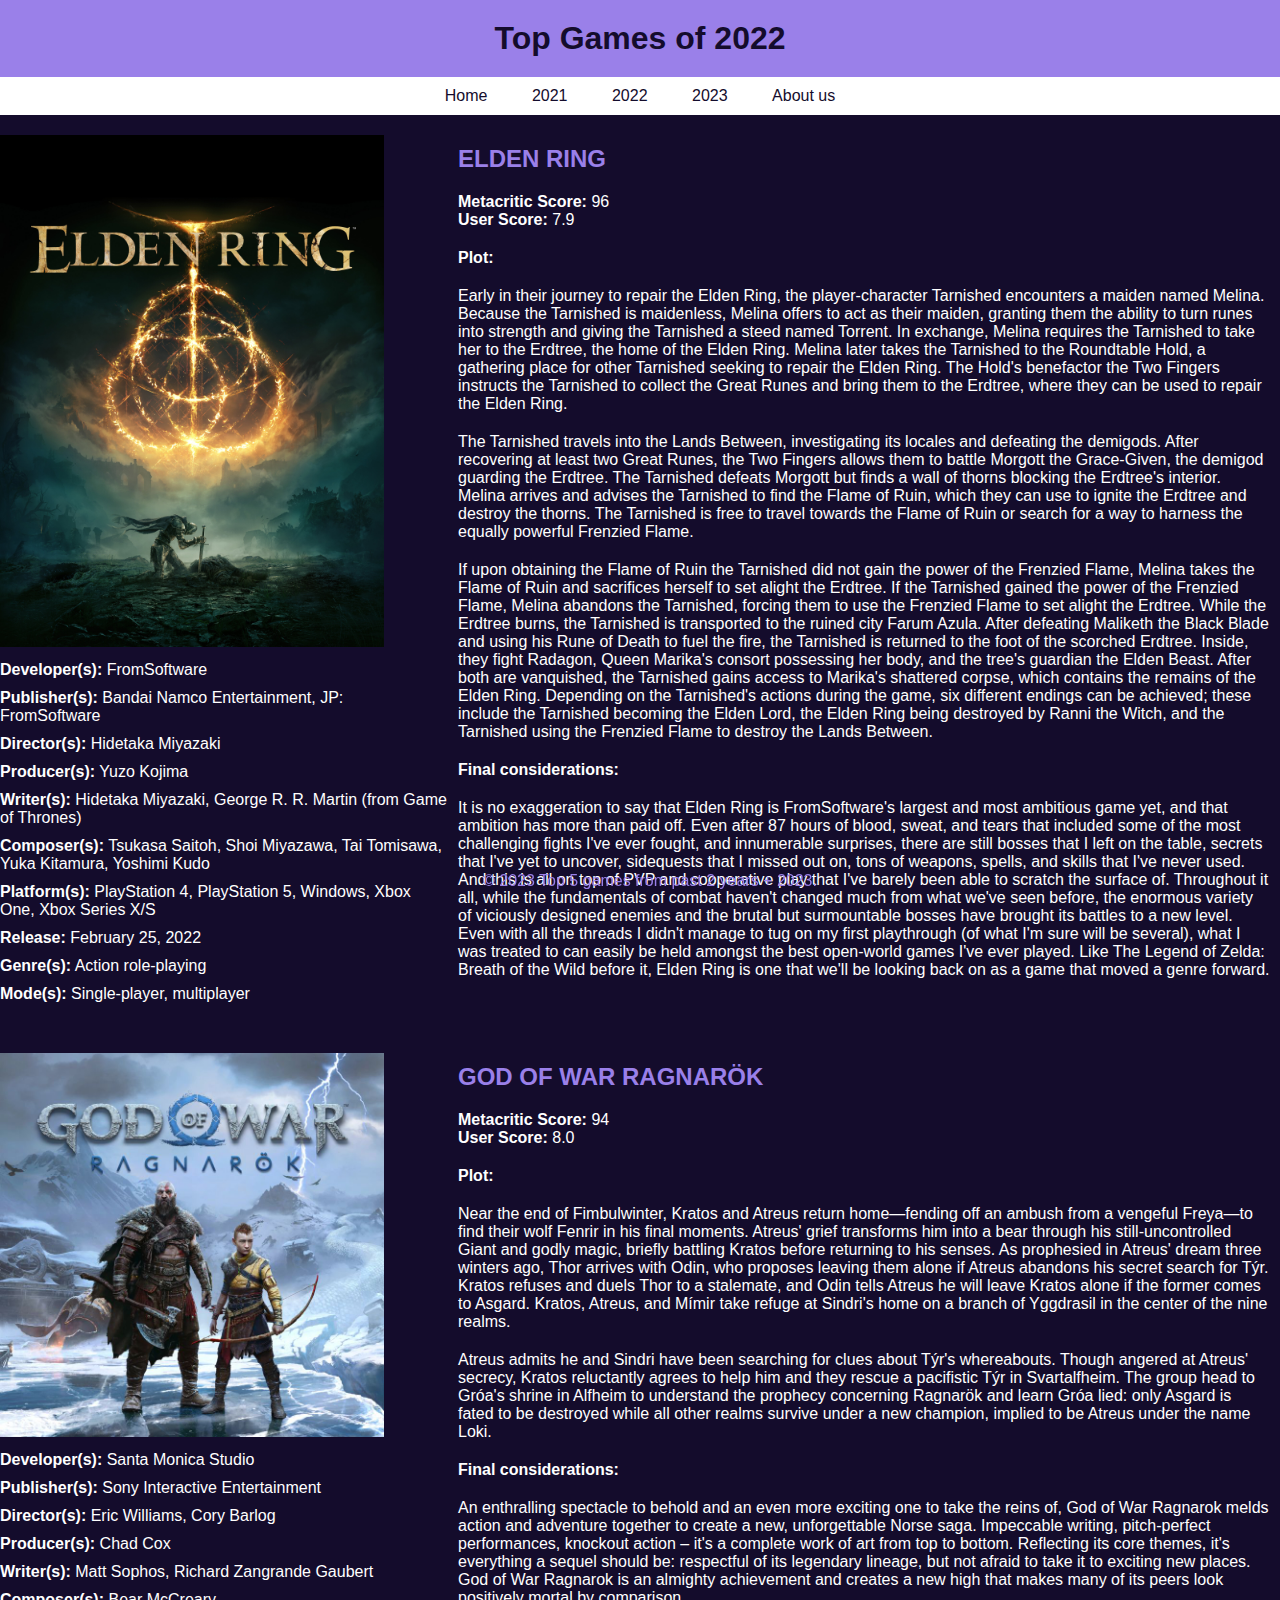
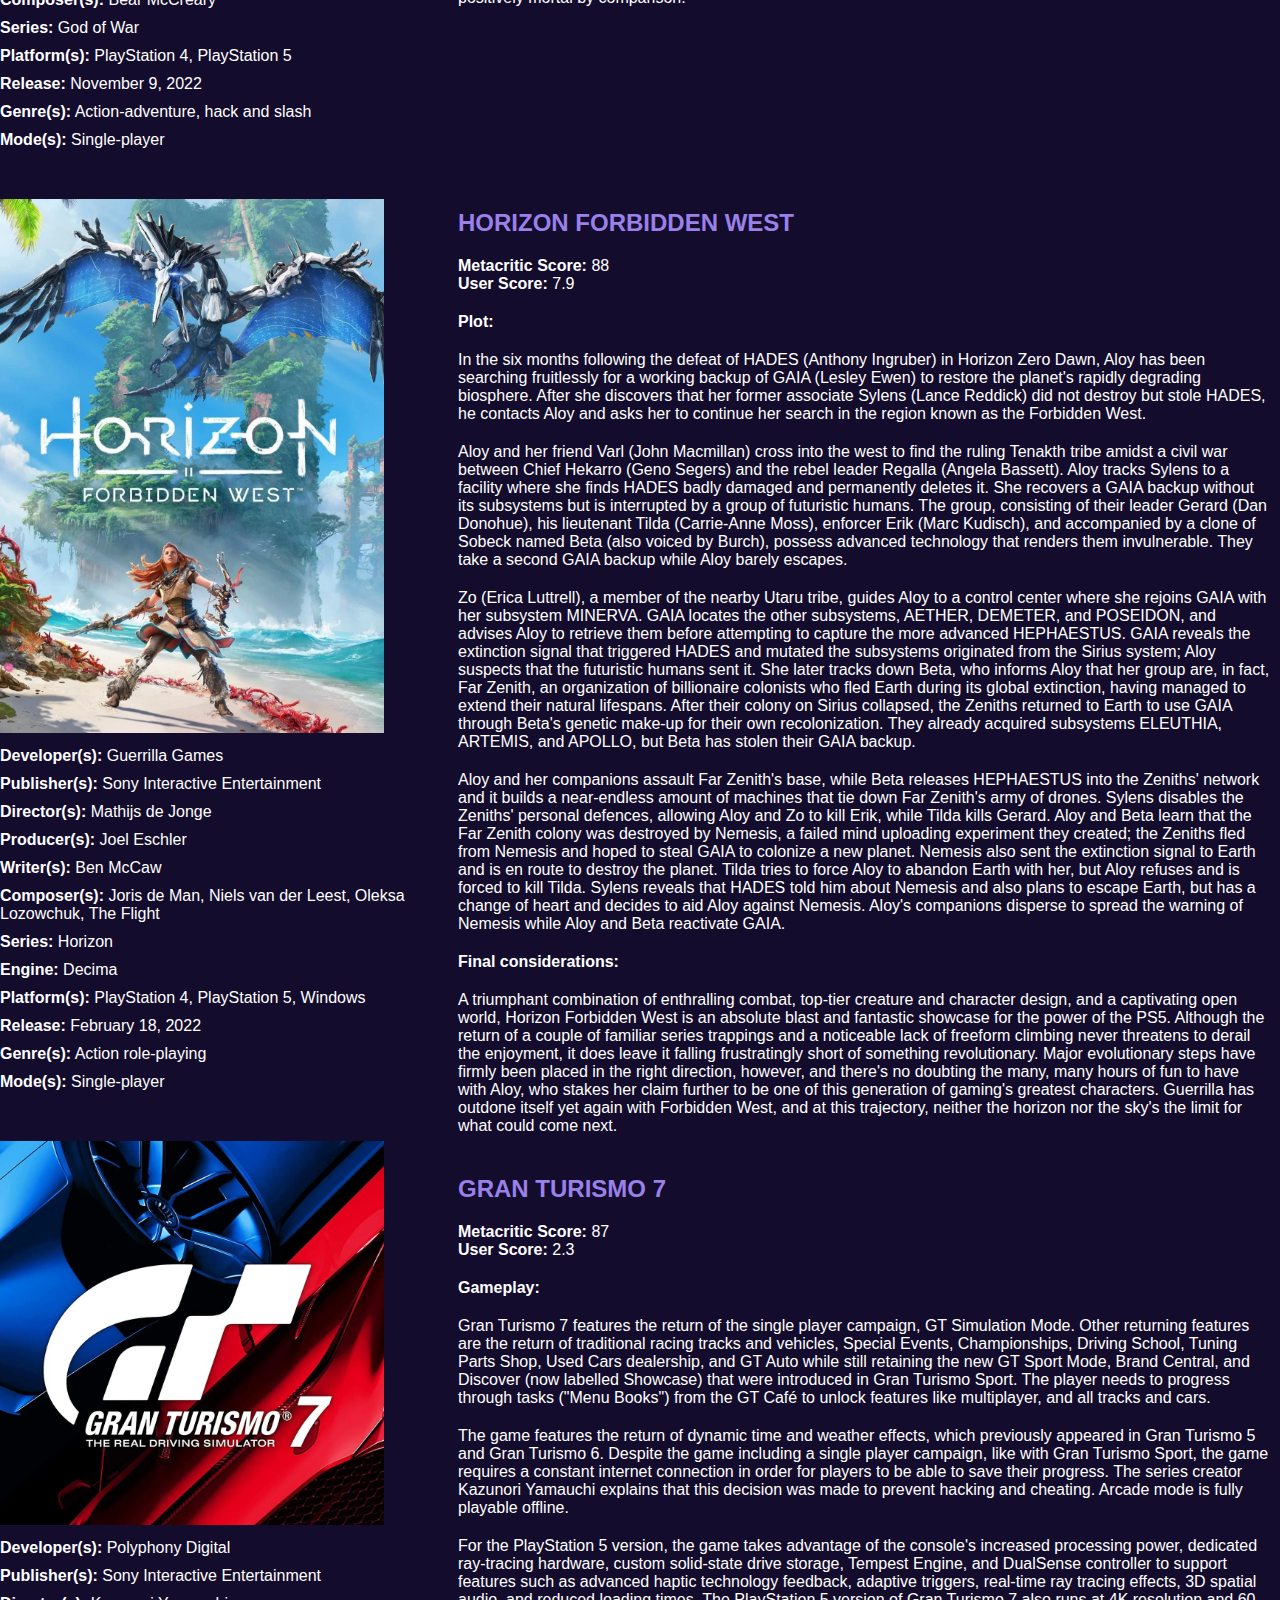
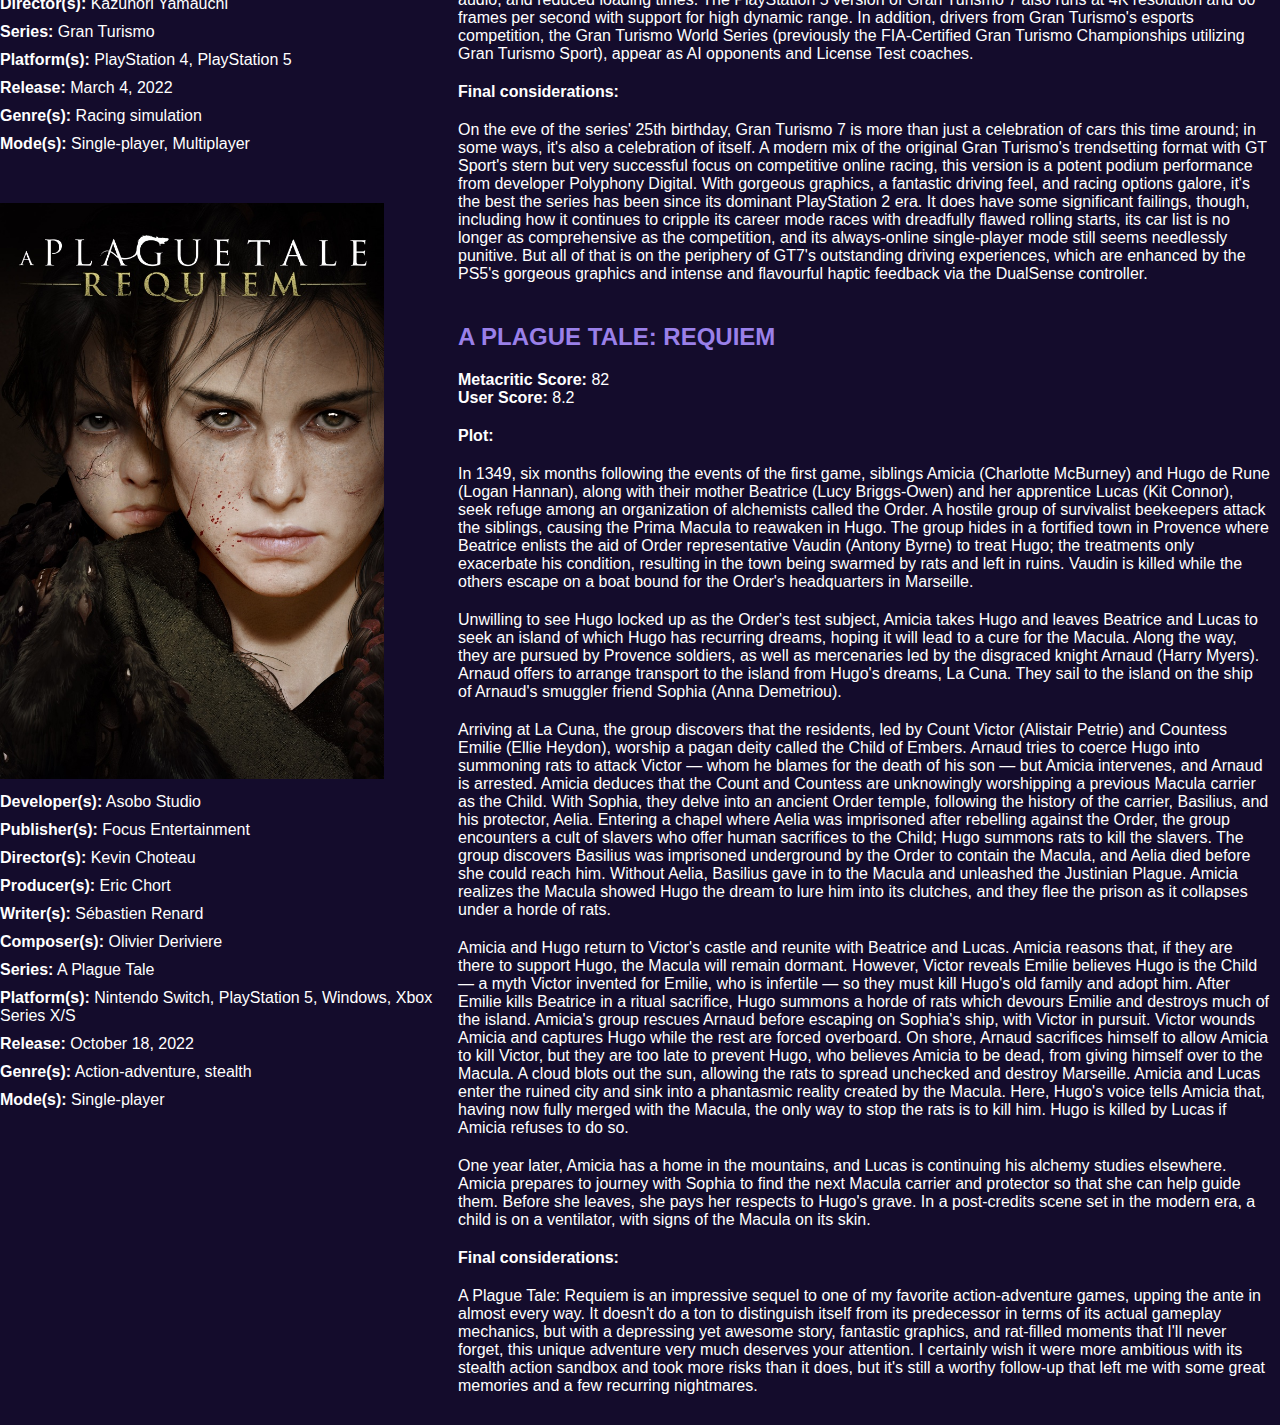
<file: personal website/2022.html>
<!DOCTYPE html>
<html lang="en">

<head>
    <meta charset="UTF-8">
    <meta name="viewport" content="width=device-width, initial-scale=1.0">
    <link rel="stylesheet" href="styles/styles.css"/>
    <title>Top Games of 2022 - Gaming Excellence</title>
</head>

<body>
    <header>
        <h1>Top Games of 2022</h1>
    </header>

    <nav>
        <ul>
            <li><a href="homepage.html">Home</a></li>
            <li><a href="2021.html">2021</a></li>
            <li><a href="2022.html">2022</a></li>
            <li><a href="2023.html">2023</a></li>
            <li><a href="aboutus.html">About us</a></li>
        </ul>
    </nav>

    <main>
        <section>
            <div class="game-info">
                <h2>ELDEN RING</h2>
            </div>
            <div class="Metacritic">
                <p><strong>Metacritic Score:</strong> 96</p>
                <p><strong>User Score:</strong> 7.9</p>
            </div>
            <div class="Review">
                <p><strong>Plot:</strong></p>
                Early in their journey to repair the Elden Ring, the player-character Tarnished encounters a maiden named Melina.
                Because the Tarnished is maidenless, Melina offers to act as their maiden, granting them the ability to turn runes into strength
                and giving the Tarnished a steed named Torrent. In exchange, Melina requires the Tarnished to take her to the Erdtree, the home of the Elden Ring.
                Melina later takes the Tarnished to the Roundtable Hold, a gathering place for other Tarnished seeking to repair the Elden Ring.
                The Hold's benefactor the Two Fingers instructs the Tarnished to collect the Great Runes and bring them to the Erdtree, where they can be used to repair the Elden Ring.
                <p></p>
                The Tarnished travels into the Lands Between, investigating its locales and defeating the demigods.
                After recovering at least two Great Runes, the Two Fingers allows them to battle Morgott the Grace-Given, the demigod guarding the Erdtree.
                The Tarnished defeats Morgott but finds a wall of thorns blocking the Erdtree's interior.
                Melina arrives and advises the Tarnished to find the Flame of Ruin, which they can use to ignite the Erdtree and destroy the thorns.
                The Tarnished is free to travel towards the Flame of Ruin or search for a way to harness the equally powerful Frenzied Flame.
                <p></p>
                If upon obtaining the Flame of Ruin the Tarnished did not gain the power of the Frenzied Flame, Melina takes the Flame of Ruin and sacrifices herself to set alight the Erdtree.
                If the Tarnished gained the power of the Frenzied Flame, Melina abandons the Tarnished, forcing them to use the Frenzied Flame to set alight the Erdtree.
                While the Erdtree burns, the Tarnished is transported to the ruined city Farum Azula.
                After defeating Maliketh the Black Blade and using his Rune of Death to fuel the fire, the Tarnished is returned to the foot of the scorched Erdtree.
                Inside, they fight Radagon, Queen Marika's consort possessing her body, and the tree's guardian the Elden Beast.
                After both are vanquished, the Tarnished gains access to Marika's shattered corpse, which contains the remains of the Elden Ring.
                Depending on the Tarnished's actions during the game, six different endings can be achieved; these include the Tarnished becoming the Elden Lord,
                the Elden Ring being destroyed by Ranni the Witch, and the Tarnished using the Frenzied Flame to destroy the Lands Between.
                <p></p>
                <p><strong>Final considerations:</strong></p>
                It is no exaggeration to say that Elden Ring is FromSoftware's largest and most ambitious game yet, and that ambition has more than paid off.
                Even after 87 hours of blood, sweat, and tears that included some of the most challenging fights I've ever fought, and innumerable surprises,
                there are still bosses that I left on the table, secrets that I've yet to uncover, sidequests that I missed out on, tons of weapons, spells,
                and skills that I've never used. And this is all on top of PVP and cooperative play that I've barely been able to scratch the surface of.
                Throughout it all, while the fundamentals of combat haven't changed much from what we've seen before,
                the enormous variety of viciously designed enemies and the brutal but surmountable bosses have brought its battles to a new level.
                Even with all the threads I didn't manage to tug on my first playthrough (of what I'm sure will be several),
                what I was treated to can easily be held amongst the best open-world games I've ever played.
                Like The Legend of Zelda: Breath of the Wild before it, Elden Ring is one that we'll be looking back on as a game that moved a genre forward.
                <p></p>
            </div>
            <div class="Info">
            <img src="images/eldenring.jpg" alt="eldenring">
                <p><strong>Developer(s):</strong> FromSoftware</p>
                <p><strong>Publisher(s):</strong> Bandai Namco Entertainment, JP: FromSoftware</p>
                <p><strong>Director(s):</strong> Hidetaka Miyazaki</p>
                <p><strong>Producer(s):</strong> Yuzo Kojima</p>
                <p><strong>Writer(s):</strong> Hidetaka Miyazaki, George R. R. Martin (from Game of Thrones)</p>
                <p><strong>Composer(s):</strong> Tsukasa Saitoh, Shoi Miyazawa, Tai Tomisawa, Yuka Kitamura, Yoshimi Kudo</p>
                <p><strong>Platform(s):</strong> PlayStation 4, PlayStation 5, Windows, Xbox One, Xbox Series X/S</p>
                <p><strong>Release:</strong> February 25, 2022</p>
                <p><strong>Genre(s):</strong> Action role-playing</p>
                <p><strong>Mode(s):</strong> Single-player, multiplayer</p>
            </div>
        </section>

        <section>
            <div class="game-info">
                <h2>GOD OF WAR RAGNARÖK</h2>
            </div>
            <div class="Metacritic">
                <p><strong>Metacritic Score:</strong> 94</p>
                <p><strong>User Score:</strong> 8.0</p>
            </div>
            <div class="Review">
                <p><strong>Plot:</strong></p>
                Near the end of Fimbulwinter, Kratos and Atreus return home—fending off an ambush from a vengeful Freya—to find their wolf Fenrir in his final moments.
                Atreus' grief transforms him into a bear through his still-uncontrolled Giant and godly magic, briefly battling Kratos before returning to his senses.
                As prophesied in Atreus' dream three winters ago, Thor arrives with Odin, who proposes leaving them alone if Atreus abandons his secret search for Týr.
                Kratos refuses and duels Thor to a stalemate, and Odin tells Atreus he will leave Kratos alone if the former comes to Asgard.
                Kratos, Atreus, and Mímir take refuge at Sindri's home on a branch of Yggdrasil in the center of the nine realms.
                <p></p>
                Atreus admits he and Sindri have been searching for clues about Týr's whereabouts.
                Though angered at Atreus' secrecy, Kratos reluctantly agrees to help him and they rescue a pacifistic Týr in Svartalfheim.
                The group head to Gróa's shrine in Alfheim to understand the prophecy concerning Ragnarök and learn Gróa lied:
                only Asgard is fated to be destroyed while all other realms survive under a new champion, implied to be Atreus under the name Loki.
                <p></p>
                <p><strong>Final considerations:</strong></p>
                An enthralling spectacle to behold and an even more exciting one to take the reins of, God of War Ragnarok melds action and adventure together to create a new,
                unforgettable Norse saga. Impeccable writing, pitch-perfect performances, knockout action – it's a complete work of art from top to bottom.
                Reflecting its core themes, it's everything a sequel should be: respectful of its legendary lineage, but not afraid to take it to exciting new places.
                God of War Ragnarok is an almighty achievement and creates a new high that makes many of its peers look positively mortal by comparison.
                <p></p>
            </div>
            <div class="Info">
            <img src="images/gowr.jpg" alt="gowr">
                <p><strong>Developer(s):</strong> Santa Monica Studio</p>
                <p><strong>Publisher(s):</strong> Sony Interactive Entertainment</p>
                <p><strong>Director(s):</strong> Eric Williams, Cory Barlog</p>
                <p><strong>Producer(s):</strong> Chad Cox</p>
                <p><strong>Writer(s):</strong> Matt Sophos, Richard Zangrande Gaubert</p>
                <p><strong>Composer(s):</strong> Bear McCreary</p>
                <p><strong>Series:</strong> God of War</p>
                <p><strong>Platform(s):</strong> PlayStation 4, PlayStation 5</p>
                <p><strong>Release:</strong> November 9, 2022</p>
                <p><strong>Genre(s):</strong> Action-adventure, hack and slash</p>
                <p><strong>Mode(s):</strong> Single-player</p>
            </div>
        </section>

        <section>
            <div class="game-info">
                <h2>HORIZON FORBIDDEN WEST</h2>
            </div>
            <div class="Metacritic">
                <p><strong>Metacritic Score:</strong> 88</p>
                <p><strong>User Score:</strong> 7.9</p>
            </div>
            <div class="Review">
                <p><strong>Plot:</strong></p>
                In the six months following the defeat of HADES (Anthony Ingruber) in Horizon Zero Dawn,
                Aloy has been searching fruitlessly for a working backup of GAIA (Lesley Ewen) to restore the planet's rapidly degrading biosphere.
                After she discovers that her former associate Sylens (Lance Reddick) did not destroy but stole HADES,
                he contacts Aloy and asks her to continue her search in the region known as the Forbidden West.
                <p></p>
                Aloy and her friend Varl (John Macmillan) cross into the west to find the ruling Tenakth tribe amidst a
                civil war between Chief Hekarro (Geno Segers) and the rebel leader Regalla (Angela Bassett).
                Aloy tracks Sylens to a facility where she finds HADES badly damaged and permanently deletes it.
                She recovers a GAIA backup without its subsystems but is interrupted by a group of futuristic humans.
                The group, consisting of their leader Gerard (Dan Donohue), his lieutenant Tilda (Carrie-Anne Moss), enforcer Erik (Marc Kudisch),
                and accompanied by a clone of Sobeck named Beta (also voiced by Burch), possess advanced technology that renders them invulnerable.
                They take a second GAIA backup while Aloy barely escapes.
                <p></p>
                Zo (Erica Luttrell), a member of the nearby Utaru tribe, guides Aloy to a control center where she rejoins GAIA with her subsystem MINERVA.
                GAIA locates the other subsystems, AETHER, DEMETER, and POSEIDON, and advises Aloy to retrieve them before attempting to capture the more advanced HEPHAESTUS.
                GAIA reveals the extinction signal that triggered HADES and mutated the subsystems originated from the Sirius system; Aloy suspects that the futuristic humans sent it.
                She later tracks down Beta, who informs Aloy that her group are, in fact, Far Zenith,
                an organization of billionaire colonists who fled Earth during its global extinction, having managed to extend their natural lifespans.
                After their colony on Sirius collapsed, the Zeniths returned to Earth to use GAIA through Beta's genetic make-up for their own recolonization.
                They already acquired subsystems ELEUTHIA, ARTEMIS, and APOLLO, but Beta has stolen their GAIA backup.
                <p></p>
                Aloy and her companions assault Far Zenith's base, while Beta releases HEPHAESTUS into the Zeniths' network and it builds
                a near-endless amount of machines that tie down Far Zenith's army of drones. Sylens disables the Zeniths' personal defences, allowing Aloy and Zo to kill Erik,
                while Tilda kills Gerard. Aloy and Beta learn that the Far Zenith colony was destroyed by Nemesis, a failed mind uploading experiment they created;
                the Zeniths fled from Nemesis and hoped to steal GAIA to colonize a new planet.
                Nemesis also sent the extinction signal to Earth and is en route to destroy the planet.
                Tilda tries to force Aloy to abandon Earth with her, but Aloy refuses and is forced to kill Tilda.
                Sylens reveals that HADES told him about Nemesis and also plans to escape Earth, but has a change of heart and decides to aid Aloy against Nemesis.
                Aloy's companions disperse to spread the warning of Nemesis while Aloy and Beta reactivate GAIA.
                <p></p>
                <p><strong>Final considerations:</strong></p>
                A triumphant combination of enthralling combat, top-tier creature and character design, and a captivating open world,
                Horizon Forbidden West is an absolute blast and fantastic showcase for the power of the PS5.
                Although the return of a couple of familiar series trappings and a noticeable lack of freeform climbing never threatens to derail the enjoyment,
                it does leave it falling frustratingly short of something revolutionary.
                Major evolutionary steps have firmly been placed in the right direction, however, and there's no doubting the many,
                many hours of fun to have with Aloy, who stakes her claim further to be one of this generation of gaming's greatest characters.
                Guerrilla has outdone itself yet again with Forbidden West, and at this trajectory, neither the horizon nor the sky's the limit for what could come next.
                <p></p>
            </div>
            <div class="Info">
            <img src="images/horizon.webp" alt="horizon">
                <p><strong>Developer(s):</strong> Guerrilla Games</p>
                <p><strong>Publisher(s):</strong> Sony Interactive Entertainment</p>
                <p><strong>Director(s):</strong> Mathijs de Jonge</p>
                <p><strong>Producer(s):</strong> Joel Eschler</p>
                <p><strong>Writer(s):</strong> Ben McCaw</p>
                <p><strong>Composer(s):</strong> Joris de Man, Niels van der Leest, Oleksa Lozowchuk, The Flight</p>
                <p><strong>Series:</strong> Horizon</p>
                <p><strong>Engine:</strong> Decima</p>
                <p><strong>Platform(s):</strong> PlayStation 4, PlayStation 5, Windows</p>
                <p><strong>Release:</strong> February 18, 2022</p>
                <p><strong>Genre(s):</strong> Action role-playing</p>
                <p><strong>Mode(s):</strong> Single-player</p>
            </div>
        </section>

        <section>
            <div class="game-info">
                <h2>GRAN TURISMO 7</h2>
            </div>
            <div class="Metacritic">
                <p><strong>Metacritic Score:</strong> 87</p>
                <p><strong>User Score:</strong> 2.3</p>
            </div>
            <div class="Review">
                <p><strong>Gameplay:</strong></p>
                Gran Turismo 7 features the return of the single player campaign, GT Simulation Mode.
                Other returning features are the return of traditional racing tracks and vehicles, Special Events, Championships, Driving School, Tuning Parts Shop,
                Used Cars dealership, and GT Auto while still retaining the new GT Sport Mode, Brand Central, and Discover (now labelled Showcase) that were introduced in Gran Turismo Sport.
                The player needs to progress through tasks ("Menu Books") from the GT Café to unlock features like multiplayer, and all tracks and cars.
                <p></p>
                The game features the return of dynamic time and weather effects, which previously appeared in Gran Turismo 5 and Gran Turismo 6.
                Despite the game including a single player campaign, like with Gran Turismo Sport, the game requires a constant internet connection
                in order for players to be able to save their progress.
                The series creator Kazunori Yamauchi explains that this decision was made to prevent hacking and cheating. Arcade mode is fully playable offline.
                <p></p>
                For the PlayStation 5 version, the game takes advantage of the console's increased processing power, dedicated ray-tracing hardware,
                custom solid-state drive storage, Tempest Engine, and DualSense controller to support features such as advanced haptic technology feedback,
                adaptive triggers, real-time ray tracing effects, 3D spatial audio, and reduced loading times.
                The PlayStation 5 version of Gran Turismo 7 also runs at 4K resolution and 60 frames per second with support for high dynamic range.
                In addition, drivers from Gran Turismo's esports competition, the Gran Turismo World Series
                (previously the FIA-Certified Gran Turismo Championships utilizing Gran Turismo Sport), appear as AI opponents and License Test coaches.
                <p></p>
                <p><strong>Final considerations:</strong></p>
                On the eve of the series' 25th birthday, Gran Turismo 7 is more than just a celebration of cars this time around; in some ways, it's also a celebration of itself.
                A modern mix of the original Gran Turismo's trendsetting format with GT Sport's stern but very successful focus on competitive online racing,
                this version is a potent podium performance from developer Polyphony Digital. With gorgeous graphics, a fantastic driving feel, and racing options galore,
                it's the best the series has been since its dominant PlayStation 2 era.
                It does have some significant failings, though, including how it continues to cripple its career mode races with dreadfully flawed rolling starts,
                its car list is no longer as comprehensive as the competition, and its always-online single-player mode still seems needlessly punitive.
                But all of that is on the periphery of GT7's outstanding driving experiences,
                which are enhanced by the PS5's gorgeous graphics and intense and flavourful haptic feedback via the DualSense controller.
                <p></p>
            </div>
            <div class="Info">
            <img src="images/gt7.jpg" alt="gt7">
                <p><strong>Developer(s):</strong> Polyphony Digital</p>
                <p><strong>Publisher(s):</strong> Sony Interactive Entertainment</p>
                <p><strong>Director(s):</strong> Kazunori Yamauchi</p>
                <p><strong>Series:</strong> Gran Turismo</p>
                <p><strong>Platform(s):</strong> PlayStation 4, PlayStation 5</p>
                <p><strong>Release:</strong> March 4, 2022</p>
                <p><strong>Genre(s):</strong> Racing simulation</p>
                <p><strong>Mode(s):</strong> Single-player, Multiplayer</p>
            </div>

        </section>

        <section>
            <div class="game-info">
                <h2>A PLAGUE TALE: REQUIEM</h2>
            </div>
            <div class="Metacritic">
                <p><strong>Metacritic Score:</strong> 82</p>
                <p><strong>User Score:</strong> 8.2</p>
            </div>
            <div class="Review">
                <p><strong>Plot:</strong></p>
                In 1349, six months following the events of the first game, siblings Amicia (Charlotte McBurney) and Hugo de Rune (Logan Hannan),
                along with their mother Beatrice (Lucy Briggs-Owen) and her apprentice Lucas (Kit Connor), seek refuge among an organization of alchemists called the Order.
                A hostile group of survivalist beekeepers attack the siblings, causing the Prima Macula to reawaken in Hugo.
                The group hides in a fortified town in Provence where Beatrice enlists the aid of Order representative Vaudin (Antony Byrne) to treat Hugo;
                the treatments only exacerbate his condition, resulting in the town being swarmed by rats and left in ruins.
                Vaudin is killed while the others escape on a boat bound for the Order's headquarters in Marseille.
                <p></p>
                Unwilling to see Hugo locked up as the Order's test subject, Amicia takes Hugo and leaves Beatrice and Lucas to seek an island of which Hugo has recurring dreams,
                hoping it will lead to a cure for the Macula. Along the way, they are pursued by Provence soldiers, as well as mercenaries led by the disgraced knight Arnaud (Harry Myers).
                Arnaud offers to arrange transport to the island from Hugo's dreams, La Cuna. They sail to the island on the ship of Arnaud's smuggler friend Sophia (Anna Demetriou).
                <p></p>
                Arriving at La Cuna, the group discovers that the residents, led by Count Victor (Alistair Petrie) and Countess Emilie (Ellie Heydon),
                worship a pagan deity called the Child of Embers.
                Arnaud tries to coerce Hugo into summoning rats to attack Victor — whom he blames for the death of his son — but Amicia intervenes, and Arnaud is arrested.
                Amicia deduces that the Count and Countess are unknowingly worshipping a previous Macula carrier as the Child.
                With Sophia, they delve into an ancient Order temple, following the history of the carrier, Basilius, and his protector, Aelia.
                Entering a chapel where Aelia was imprisoned after rebelling against the Order, the group encounters a cult of slavers who offer human sacrifices to the Child;
                Hugo summons rats to kill the slavers. The group discovers Basilius was imprisoned underground by the Order to contain the Macula, and Aelia died before she could reach him.
                Without Aelia, Basilius gave in to the Macula and unleashed the Justinian Plague.
                Amicia realizes the Macula showed Hugo the dream to lure him into its clutches, and they flee the prison as it collapses under a horde of rats.
                <p></p>
                Amicia and Hugo return to Victor's castle and reunite with Beatrice and Lucas. Amicia reasons that, if they are there to support Hugo, the Macula will remain dormant.
                However, Victor reveals Emilie believes Hugo is the Child — a myth Victor invented for Emilie, who is infertile — so they must kill Hugo's old family and adopt him.
                After Emilie kills Beatrice in a ritual sacrifice, Hugo summons a horde of rats which devours Emilie and destroys much of the island.
                Amicia's group rescues Arnaud before escaping on Sophia's ship, with Victor in pursuit.
                Victor wounds Amicia and captures Hugo while the rest are forced overboard.
                On shore, Arnaud sacrifices himself to allow Amicia to kill Victor, but they are too late to prevent Hugo, who believes Amicia to be dead,
                from giving himself over to the Macula. A cloud blots out the sun, allowing the rats to spread unchecked and destroy Marseille.
                Amicia and Lucas enter the ruined city and sink into a phantasmic reality created by the Macula.
                Here, Hugo's voice tells Amicia that, having now fully merged with the Macula, the only way to stop the rats is to kill him.
                Hugo is killed by Lucas if Amicia refuses to do so.
                <p></p>
                One year later, Amicia has a home in the mountains, and Lucas is continuing his alchemy studies elsewhere.
                Amicia prepares to journey with Sophia to find the next Macula carrier and protector so that she can help guide them.
                Before she leaves, she pays her respects to Hugo's grave.
                In a post-credits scene set in the modern era, a child is on a ventilator, with signs of the Macula on its skin.
                <p></p>
                <p><strong>Final considerations:</strong></p>
                A Plague Tale: Requiem is an impressive sequel to one of my favorite action-adventure games, upping the ante in almost every way.
                It doesn't do a ton to distinguish itself from its predecessor in terms of its actual gameplay mechanics, but with a depressing yet awesome story,
                fantastic graphics, and rat-filled moments that I'll never forget, this unique adventure very much deserves your attention.
                I certainly wish it were more ambitious with its stealth action sandbox and took more risks than it does,
                but it's still a worthy follow-up that left me with some great memories and a few recurring nightmares.
                <p></p>
            </div>
            <div class="Info">
            <img src="images/requiem.jpg" alt="requiem">
                <p><strong>Developer(s):</strong> Asobo Studio</p>
                <p><strong>Publisher(s):</strong> Focus Entertainment</p>
                <p><strong>Director(s):</strong> Kevin Choteau</p>
                <p><strong>Producer(s):</strong> Eric Chort</p>
                <p><strong>Writer(s):</strong> Sébastien Renard</p>
                <p><strong>Composer(s):</strong> Olivier Deriviere</p>
                <p><strong>Series:</strong> A Plague Tale</p>
                <p><strong>Platform(s):</strong> Nintendo Switch, PlayStation 5, Windows, Xbox Series X/S</p>
                <p><strong>Release:</strong> October 18, 2022</p>
                <p><strong>Genre(s):</strong> Action-adventure, stealth</p>
                <p><strong>Mode(s):</strong> Single-player</p>
            </div>
        </section>

    </main>

    <footer>
        <p>&copy; 2023 Top 5 games from past 2 years + 2023.</p>
    </footer>
</body>

</html>
</file>
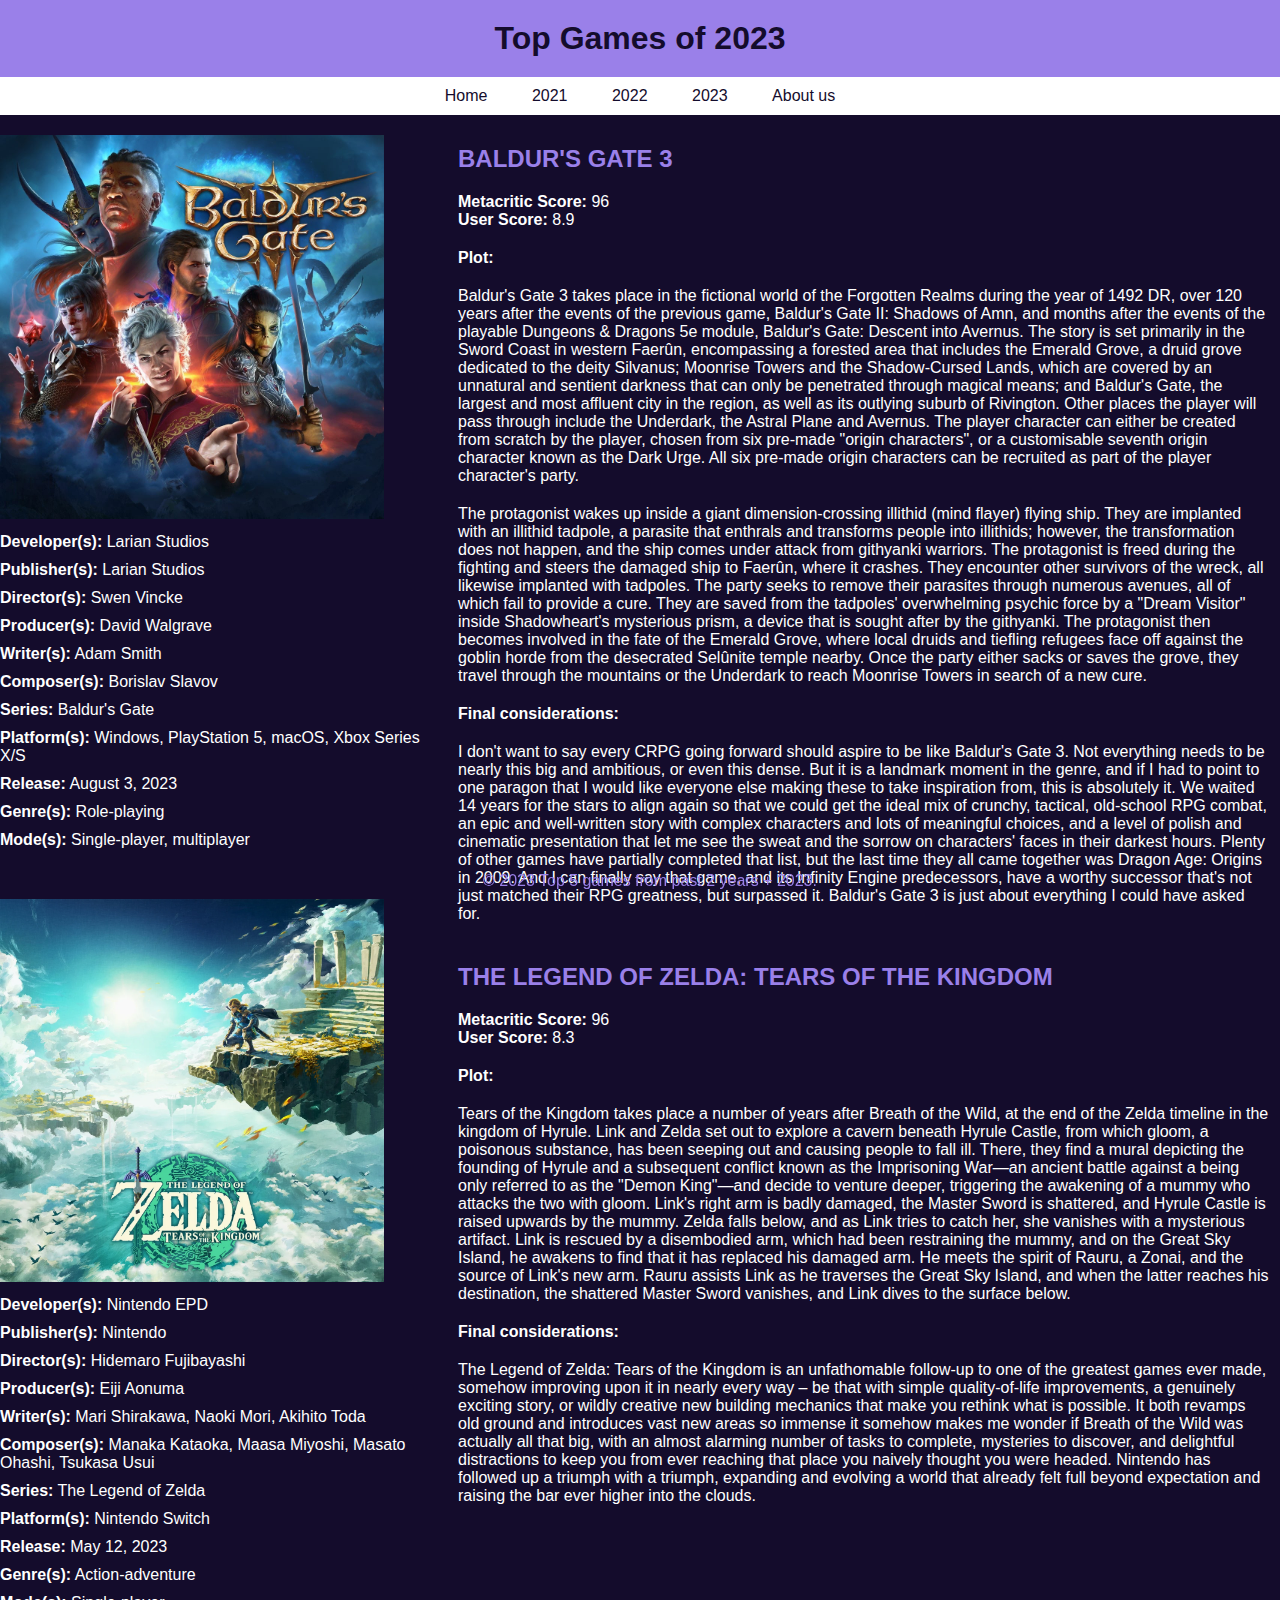
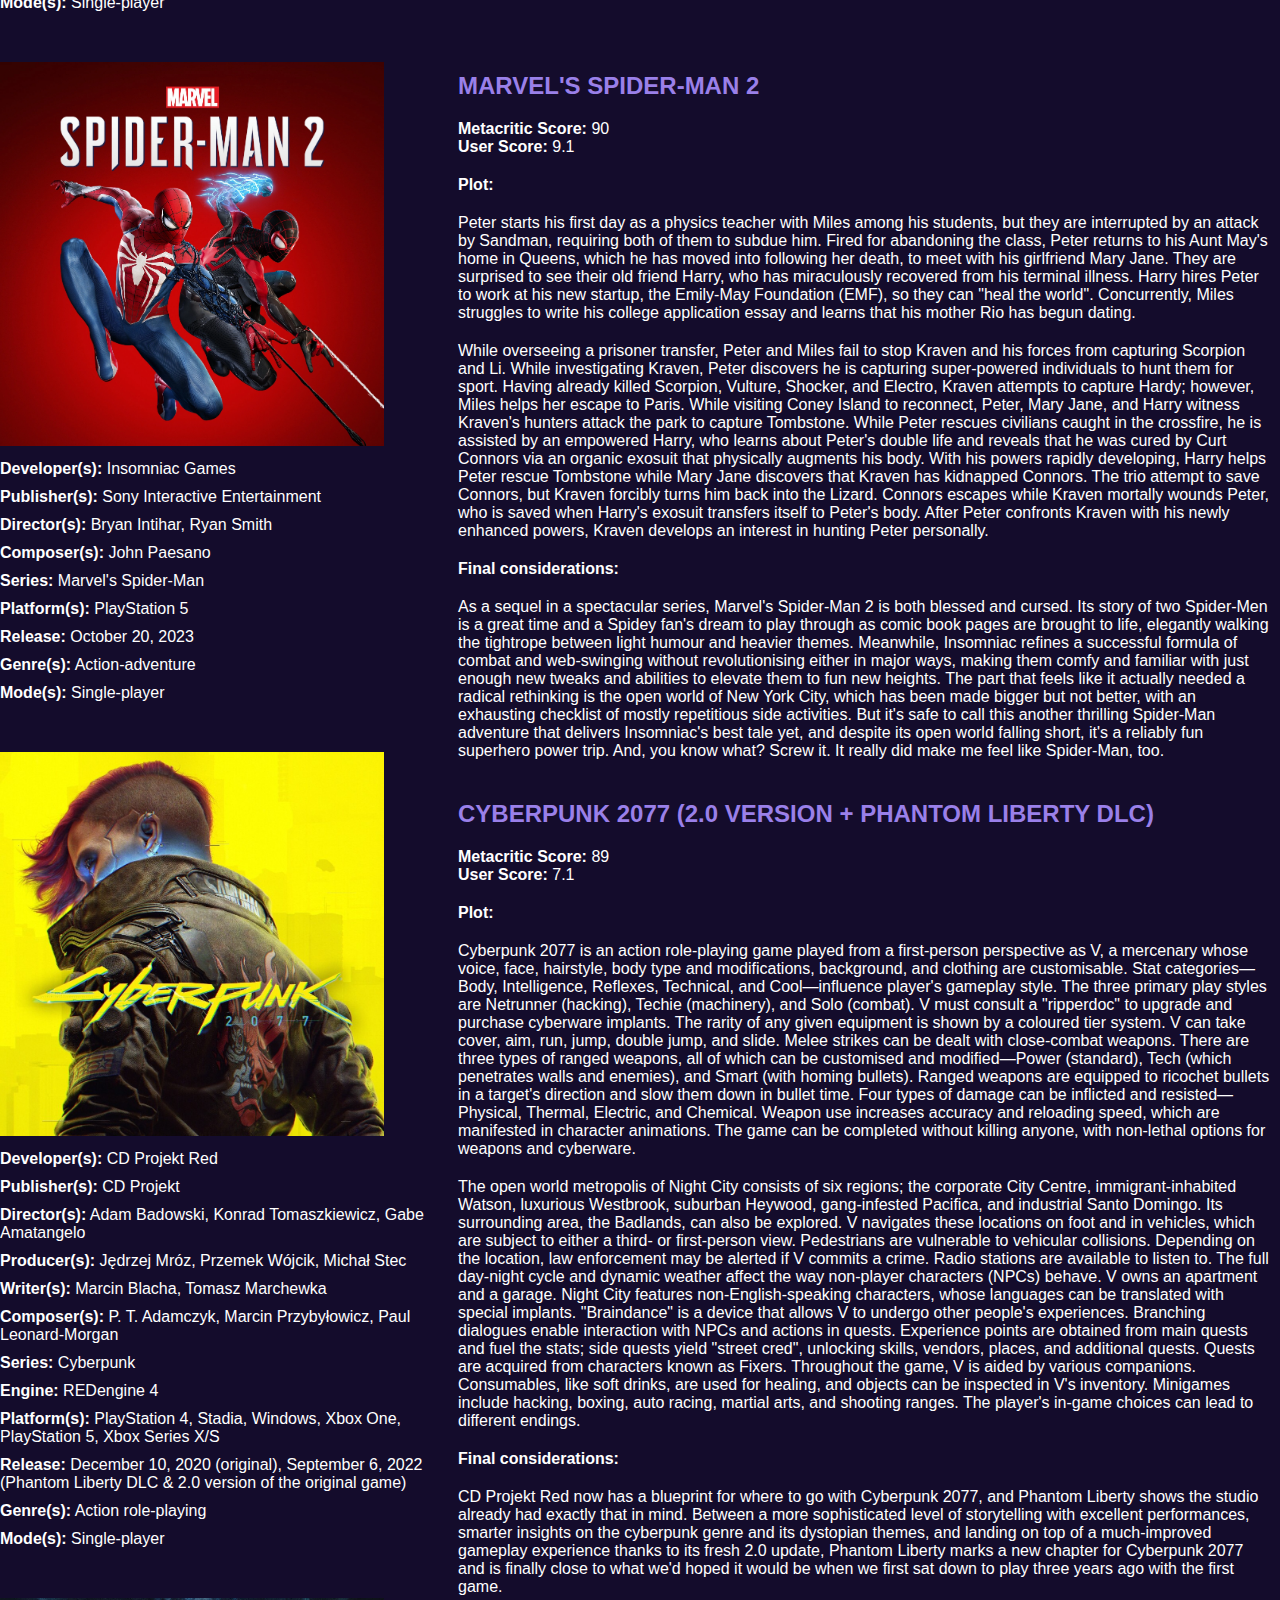
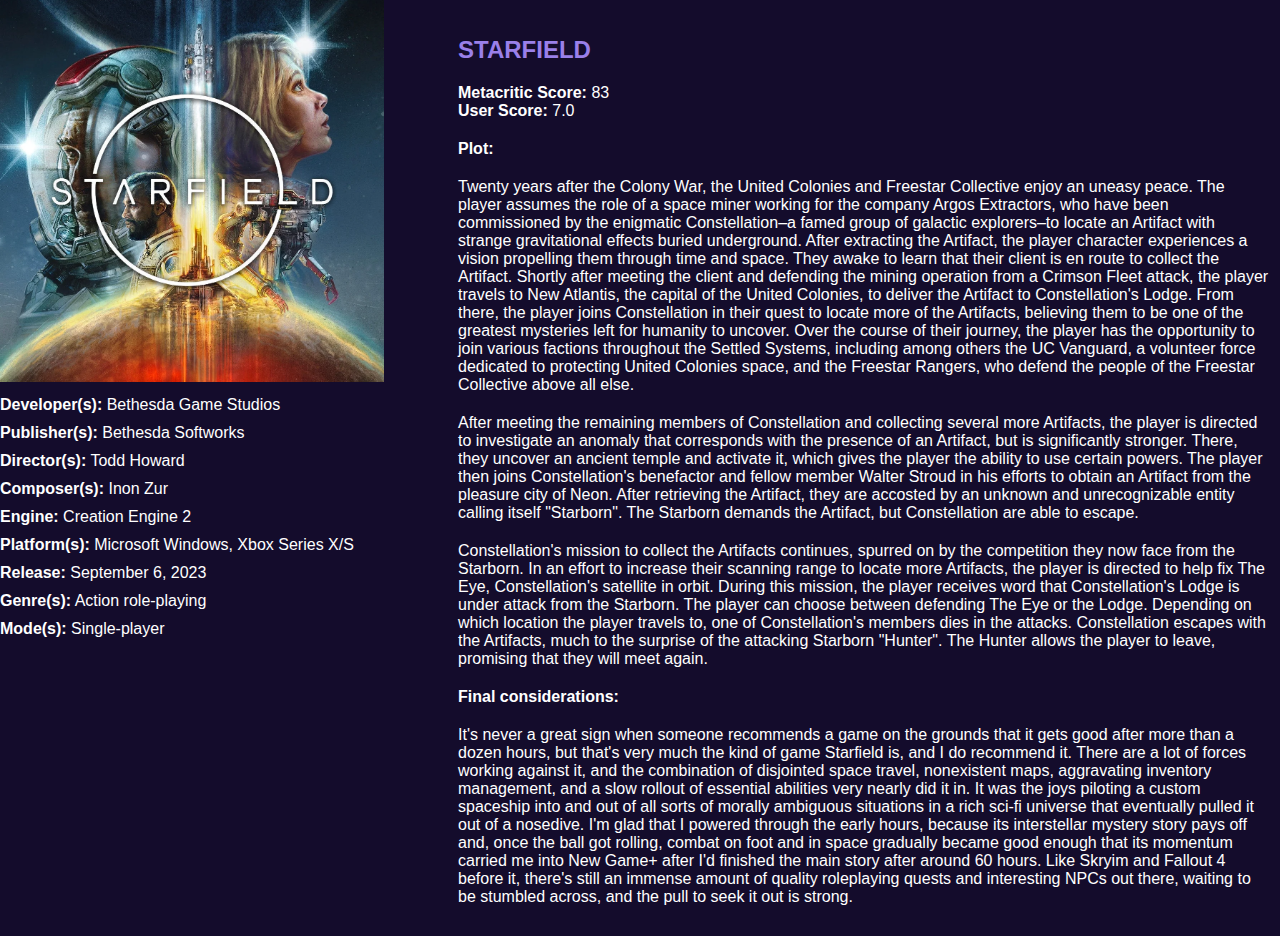
<file: personal website/2023.html>
<!DOCTYPE html>
<html lang="en">

<head>
    <meta charset="UTF-8">
    <meta name="viewport" content="width=device-width, initial-scale=1.0">
    <link rel="stylesheet" href="styles/styles.css"/>
    <title>Top Games of 2023 - Gaming Excellence</title>
</head>

<body>
    <header>
        <h1>Top Games of 2023</h1>
    </header>

    <nav>
        <ul>
            <li><a href="homepage.html">Home</a></li>
            <li><a href="2021.html">2021</a></li>
            <li><a href="2022.html">2022</a></li>
            <li><a href="2023.html">2023</a></li>
            <li><a href="aboutus.html">About us</a></li>
        </ul>
    </nav>

    <main>

        <section>
            <div class="game-info">
                <h2>BALDUR'S GATE 3</h2>
            </div>
            <div class="Metacritic">
                <p><strong>Metacritic Score:</strong> 96</p>
                <p><strong>User Score:</strong> 8.9</p>
            </div>
            <div class="Review">
                <p><strong>Plot:</strong></p>
                Baldur's Gate 3 takes place in the fictional world of the Forgotten Realms during the year of 1492 DR,
                over 120 years after the events of the previous game, Baldur's Gate II: Shadows of Amn, and months after the events of
                the playable Dungeons & Dragons 5e module, Baldur's Gate: Descent into Avernus.
                The story is set primarily in the Sword Coast in western Faerûn, encompassing a forested area that includes the Emerald Grove,
                a druid grove dedicated to the deity Silvanus; Moonrise Towers and the Shadow-Cursed Lands,
                which are covered by an unnatural and sentient darkness that can only be penetrated through magical means;
                and Baldur's Gate, the largest and most affluent city in the region, as well as its outlying suburb of Rivington.
                Other places the player will pass through include the Underdark, the Astral Plane and Avernus.
                The player character can either be created from scratch by the player, chosen from six pre-made "origin characters",
                or a customisable seventh origin character known as the Dark Urge.
                All six pre-made origin characters can be recruited as part of the player character's party.
                <p></p>
                The protagonist wakes up inside a giant dimension-crossing illithid (mind flayer) flying ship.
                They are implanted with an illithid tadpole, a parasite that enthrals and transforms people into illithids; however, the transformation does not happen,
                and the ship comes under attack from githyanki warriors.
                The protagonist is freed during the fighting and steers the damaged ship to Faerûn, where it crashes.
                They encounter other survivors of the wreck, all likewise implanted with tadpoles.
                The party seeks to remove their parasites through numerous avenues, all of which fail to provide a cure.
                They are saved from the tadpoles' overwhelming psychic force by a "Dream Visitor" inside Shadowheart's mysterious prism,
                a device that is sought after by the githyanki. The protagonist then becomes involved in the fate of the Emerald Grove,
                where local druids and tiefling refugees face off against the goblin horde from the desecrated Selûnite temple nearby.
                Once the party either sacks or saves the grove, they travel through the mountains or the Underdark to reach Moonrise Towers in search of a new cure.
                <p></p>
                <p><strong>Final considerations:</strong></p>
                I don't want to say every CRPG going forward should aspire to be like Baldur's Gate 3.
                Not everything needs to be nearly this big and ambitious, or even this dense.
                But it is a landmark moment in the genre, and if I had to point to one paragon that I would like everyone else making these to take inspiration from,
                this is absolutely it. We waited 14 years for the stars to align again so that we could get the ideal mix of crunchy, tactical, old-school RPG combat,
                an epic and well-written story with complex characters and lots of meaningful choices,
                and a level of polish and cinematic presentation that let me see the sweat and the sorrow on characters' faces in their darkest hours.
                Plenty of other games have partially completed that list, but the last time they all came together was Dragon Age: Origins in 2009.
                And I can finally say that game, and its Infinity Engine predecessors, have a worthy successor that's not just matched their RPG greatness, but surpassed it.
                Baldur's Gate 3 is just about everything I could have asked for.
                <p></p>
            </div>
            <div class="Info">
            <img src="images/bg3.jpeg" alt="bg3">
                <p><strong>Developer(s):</strong> Larian Studios</p>
                <p><strong>Publisher(s):</strong> Larian Studios</p>
                <p><strong>Director(s):</strong> Swen Vincke</p>
                <p><strong>Producer(s):</strong> David Walgrave</p>
                <p><strong>Writer(s):</strong> Adam Smith</p>
                <p><strong>Composer(s):</strong> Borislav Slavov</p>
                <p><strong>Series:</strong> Baldur's Gate</p>
                <p><strong>Platform(s):</strong> Windows, PlayStation 5, macOS, Xbox Series X/S</p>
                <p><strong>Release:</strong> August 3, 2023</p>
                <p><strong>Genre(s):</strong> Role-playing</p>
                <p><strong>Mode(s):</strong> Single-player, multiplayer</p>
            </div>
        </section>

        <section>
            <div class="game-info">
                <h2>THE LEGEND OF ZELDA: TEARS OF THE KINGDOM</h2>
            </div>
            <div class="Metacritic">
                <p><strong>Metacritic Score:</strong> 96</p>
                <p><strong>User Score:</strong> 8.3</p>
            </div>
            <div class="Review">
                <p><strong>Plot:</strong></p>
                Tears of the Kingdom takes place a number of years after Breath of the Wild, at the end of the Zelda timeline in the kingdom of Hyrule.
                Link and Zelda set out to explore a cavern beneath Hyrule Castle, from which gloom, a poisonous substance, has been seeping out and causing people to fall ill.
                There, they find a mural depicting the founding of Hyrule and a subsequent conflict known as
                the Imprisoning War—an ancient battle against a being only referred to as the "Demon King"—and decide to venture deeper, triggering the
                awakening of a mummy who attacks the two with gloom. Link's right arm is badly damaged, the Master Sword is shattered, and Hyrule Castle is raised upwards by the mummy.
                Zelda falls below, and as Link tries to catch her, she vanishes with a mysterious artifact.
                Link is rescued by a disembodied arm, which had been restraining the mummy, and on the Great Sky Island, he awakens to find that it has replaced his damaged arm.
                He meets the spirit of Rauru, a Zonai, and the source of Link's new arm.
                Rauru assists Link as he traverses the Great Sky Island, and when the latter reaches his destination, the shattered Master Sword vanishes, and Link dives to the surface below.
                <p></p>
                <p><strong>Final considerations:</strong></p>
                The Legend of Zelda: Tears of the Kingdom is an unfathomable follow-up to one of the greatest games ever made,
                somehow improving upon it in nearly every way – be that with simple quality-of-life improvements,
                a genuinely exciting story, or wildly creative new building mechanics that make you rethink what is possible.
                It both revamps old ground and introduces vast new areas so immense it somehow makes me wonder if Breath of the Wild was actually all that big,
                with an almost alarming number of tasks to complete, mysteries to discover,
                and delightful distractions to keep you from ever reaching that place you naively thought you were headed.
                Nintendo has followed up a triumph with a triumph, expanding and evolving a world that already felt full beyond expectation and raising the bar ever higher into the clouds. 
                <p></p>
            </div>
            <div class="Info">
            <img src="images/zelda.webp" alt="zelda">
                <p><strong>Developer(s):</strong> Nintendo EPD</p>
                <p><strong>Publisher(s):</strong> Nintendo</p>
                <p><strong>Director(s):</strong> Hidemaro Fujibayashi</p>
                <p><strong>Producer(s):</strong> Eiji Aonuma</p>
                <p><strong>Writer(s):</strong> Mari Shirakawa, Naoki Mori, Akihito Toda</p>
                <p><strong>Composer(s):</strong> Manaka Kataoka, Maasa Miyoshi, Masato Ohashi, Tsukasa Usui</p>
                <p><strong>Series:</strong> The Legend of Zelda</p>
                <p><strong>Platform(s):</strong> Nintendo Switch</p>
                <p><strong>Release:</strong> May 12, 2023</p>
                <p><strong>Genre(s):</strong> Action-adventure</p>
                <p><strong>Mode(s):</strong> Single-player</p>
            </div>
        </section>

        <section>
            <div class="game-info">
                <h2>MARVEL'S SPIDER-MAN 2</h2>
            </div>
            <div class="Metacritic">
                <p><strong>Metacritic Score:</strong> 90</p>
                <p><strong>User Score:</strong> 9.1</p>
            </div>
            <div class="Review">
                <p><strong>Plot:</strong></p>
                Peter starts his first day as a physics teacher with Miles among his students, but they are interrupted by an attack by Sandman, requiring both of them to subdue him.
                Fired for abandoning the class, Peter returns to his Aunt May's home in Queens, which he has moved into following her death, to meet with his girlfriend Mary Jane.
                They are surprised to see their old friend Harry, who has miraculously recovered from his terminal illness.
                Harry hires Peter to work at his new startup, the Emily-May Foundation (EMF), so they can "heal the world".
                Concurrently, Miles struggles to write his college application essay and learns that his mother Rio has begun dating.
                <p></p>
                While overseeing a prisoner transfer, Peter and Miles fail to stop Kraven and his forces from capturing Scorpion and Li.
                While investigating Kraven, Peter discovers he is capturing super-powered individuals to hunt them for sport.
                Having already killed Scorpion, Vulture, Shocker, and Electro, Kraven attempts to capture Hardy; however, Miles helps her escape to Paris.
                While visiting Coney Island to reconnect, Peter, Mary Jane, and Harry witness Kraven's hunters attack the park to capture Tombstone.
                While Peter rescues civilians caught in the crossfire, he is assisted by an empowered Harry,
                who learns about Peter's double life and reveals that he was cured by Curt Connors via an organic exosuit that physically augments his body.
                With his powers rapidly developing, Harry helps Peter rescue Tombstone while Mary Jane discovers that Kraven has kidnapped Connors.
                The trio attempt to save Connors, but Kraven forcibly turns him back into the Lizard.
                Connors escapes while Kraven mortally wounds Peter, who is saved when Harry's exosuit transfers itself to Peter's body.
                After Peter confronts Kraven with his newly enhanced powers, Kraven develops an interest in hunting Peter personally.
                <p></p>
                <p><strong>Final considerations:</strong></p>
                As a sequel in a spectacular series, Marvel's Spider-Man 2 is both blessed and cursed.
                Its story of two Spider-Men is a great time and a Spidey fan's dream to play through as comic book pages are brought to life,
                elegantly walking the tightrope between light humour and heavier themes.
                Meanwhile, Insomniac refines a successful formula of combat and web-swinging without revolutionising either in major ways,
                making them comfy and familiar with just enough new tweaks and abilities to elevate them to fun new heights.
                The part that feels like it actually needed a radical rethinking is the open world of New York City,
                which has been made bigger but not better, with an exhausting checklist of mostly repetitious side activities.
                But it's safe to call this another thrilling Spider-Man adventure that delivers Insomniac's best tale yet, and despite its open world falling short,
                it's a reliably fun superhero power trip. And, you know what? Screw it. It really did make me feel like Spider-Man, too.
                <p></p>
            </div>
            <div class="Info">
            <img src="images/spiderman.webp" alt="spiderman2">
                <p><strong>Developer(s):</strong> Insomniac Games</p>
                <p><strong>Publisher(s):</strong> Sony Interactive Entertainment</p>
                <p><strong>Director(s):</strong> Bryan Intihar, Ryan Smith</p>
                <p><strong>Composer(s):</strong> John Paesano</p>
                <p><strong>Series:</strong> Marvel's Spider-Man</p>
                <p><strong>Platform(s):</strong> PlayStation 5</p>
                <p><strong>Release:</strong> October 20, 2023</p>
                <p><strong>Genre(s):</strong> Action-adventure</p>
                <p><strong>Mode(s):</strong> Single-player</p>
            </div>
        </section>

        <section>
            <div class="game-info">
                <h2>CYBERPUNK 2077 (2.0 VERSION + PHANTOM LIBERTY DLC)</h2>
            </div>
            <div class="Metacritic">
                <p><strong>Metacritic Score:</strong> 89</p>
                <p><strong>User Score:</strong> 7.1</p>
            </div>
            <div class="Review">
                <p><strong>Plot:</strong></p>
                Cyberpunk 2077 is an action role-playing game played from a first-person perspective as V, a mercenary whose voice, face, hairstyle, body type and modifications,
                background, and clothing are customisable. Stat categories—Body, Intelligence, Reflexes, Technical, and Cool—influence player's gameplay style.
                The three primary play styles are Netrunner (hacking), Techie (machinery), and Solo (combat).
                V must consult a "ripperdoc" to upgrade and purchase cyberware implants.
                The rarity of any given equipment is shown by a coloured tier system. V can take cover, aim, run, jump, double jump, and slide.
                Melee strikes can be dealt with close-combat weapons. There are three types of ranged weapons, all of which can be customised and modified—Power (standard),
                Tech (which penetrates walls and enemies), and Smart (with homing bullets).
                Ranged weapons are equipped to ricochet bullets in a target's direction and slow them down in bullet time.
                Four types of damage can be inflicted and resisted—Physical, Thermal, Electric, and Chemical.
                 Weapon use increases accuracy and reloading speed, which are manifested in character animations.
                 The game can be completed without killing anyone, with non-lethal options for weapons and cyberware.
                 <p></p>
                 The open world metropolis of Night City consists of six regions; the corporate City Centre, immigrant-inhabited Watson, luxurious Westbrook,
                 suburban Heywood, gang-infested Pacifica, and industrial Santo Domingo. Its surrounding area, the Badlands, can also be explored.
                 V navigates these locations on foot and in vehicles, which are subject to either a third- or first-person view.
                 Pedestrians are vulnerable to vehicular collisions. Depending on the location, law enforcement may be alerted if V commits a crime.
                 Radio stations are available to listen to. The full day-night cycle and dynamic weather affect the way non-player characters (NPCs) behave.
                 V owns an apartment and a garage. Night City features non-English-speaking characters, whose languages can be translated with special implants.
                 "Braindance" is a device that allows V to undergo other people's experiences. Branching dialogues enable interaction with NPCs and actions in quests.
                 Experience points are obtained from main quests and fuel the stats; side quests yield "street cred", unlocking skills, vendors, places, and additional quests.
                 Quests are acquired from characters known as Fixers. Throughout the game, V is aided by various companions.
                 Consumables, like soft drinks, are used for healing, and objects can be inspected in V's inventory.
                 Minigames include hacking, boxing, auto racing, martial arts, and shooting ranges. The player's in-game choices can lead to different endings.
                <p></p>
                <p><strong>Final considerations:</strong></p>
                CD Projekt Red now has a blueprint for where to go with Cyberpunk 2077, and Phantom Liberty shows the studio already had exactly that in mind.
                Between a more sophisticated level of storytelling with excellent performances, smarter insights on the cyberpunk genre and its dystopian themes,
                and landing on top of a much-improved gameplay experience thanks to its fresh 2.0 update,
                Phantom Liberty marks a new chapter for Cyberpunk 2077 and is finally close to what we'd hoped it would be when we first sat down to play three years ago with the first game.
                <p></p>
            </div>
            <div class="Info">
            <img src="images/cyberpunk.jpg" alt="cyberpunk2077">
                <p><strong>Developer(s):</strong> CD Projekt Red</p>
                <p><strong>Publisher(s):</strong> CD Projekt</p>
                <p><strong>Director(s):</strong> Adam Badowski, Konrad Tomaszkiewicz, Gabe Amatangelo</p>
                <p><strong>Producer(s):</strong> Jędrzej Mróz, Przemek Wójcik, Michał Stec</p>
                <p><strong>Writer(s):</strong> Marcin Blacha, Tomasz Marchewka</p>
                <p><strong>Composer(s):</strong> P. T. Adamczyk, Marcin Przybyłowicz, Paul Leonard-Morgan</p>
                <p><strong>Series:</strong> Cyberpunk</p>
                <p><strong>Engine:</strong> REDengine 4</p>
                <p><strong>Platform(s):</strong> PlayStation 4, Stadia, Windows, Xbox One, PlayStation 5, Xbox Series X/S</p>
                <p><strong>Release:</strong> December 10, 2020 (original), September 6, 2022 (Phantom Liberty DLC & 2.0 version of the original game)</p>
                <p><strong>Genre(s):</strong> Action role-playing</p>
                <p><strong>Mode(s):</strong> Single-player</p>
            </div>
        </section>

        <section>
            <div class="game-info">
                <h2>STARFIELD</h2>
            </div>
            <div class="Metacritic">
                <p><strong>Metacritic Score:</strong> 83</p>
                <p><strong>User Score:</strong> 7.0</p>
            </div>
            <div class="Review">
                <p><strong>Plot:</strong></p>
                Twenty years after the Colony War, the United Colonies and Freestar Collective enjoy an uneasy peace.
                The player assumes the role of a space miner working for the company Argos Extractors, who have been commissioned
                by the enigmatic Constellation–a famed group of galactic explorers–to locate an Artifact with strange gravitational effects buried underground.
                After extracting the Artifact, the player character experiences a vision propelling them through time and space.
                They awake to learn that their client is en route to collect the Artifact.
                Shortly after meeting the client and defending the mining operation from a Crimson Fleet attack, the player travels to New Atlantis, the capital of the United Colonies,
                to deliver the Artifact to Constellation's Lodge. From there, the player joins Constellation in their quest to locate more of the Artifacts,
                believing them to be one of the greatest mysteries left for humanity to uncover.
                Over the course of their journey, the player has the opportunity to join various factions throughout the Settled Systems, including among others the UC Vanguard,
                a volunteer force dedicated to protecting United Colonies space, and the Freestar Rangers, who defend the people of the Freestar Collective above all else.
                <p></p>
                After meeting the remaining members of Constellation and collecting several more Artifacts, the player is directed to investigate an anomaly that corresponds
                with the presence of an Artifact, but is significantly stronger.
                There, they uncover an ancient temple and activate it, which gives the player the ability to use certain powers.
                The player then joins Constellation's benefactor and fellow member Walter Stroud in his efforts to obtain an Artifact from the pleasure city of Neon.
                After retrieving the Artifact, they are accosted by an unknown and unrecognizable entity calling itself "Starborn".
                The Starborn demands the Artifact, but Constellation are able to escape.
                <p></p>
                Constellation's mission to collect the Artifacts continues, spurred on by the competition they now face from the Starborn.
                In an effort to increase their scanning range to locate more Artifacts, the player is directed to help fix The Eye, Constellation's satellite in orbit.
                During this mission, the player receives word that Constellation's Lodge is under attack from the Starborn. The player can choose between defending The Eye or the Lodge.
                Depending on which location the player travels to, one of Constellation's members dies in the attacks.
                Constellation escapes with the Artifacts, much to the surprise of the attacking Starborn "Hunter". The Hunter allows the player to leave, promising that they will meet again.
                <p></p>
                <p><strong>Final considerations:</strong></p>
                It's never a great sign when someone recommends a game on the grounds that it gets good after more than a dozen hours,
                but that's very much the kind of game Starfield is, and I do recommend it.
                There are a lot of forces working against it, and the combination of disjointed space travel, nonexistent maps, aggravating inventory management,
                and a slow rollout of essential abilities very nearly did it in.
                It was the joys piloting a custom spaceship into and out of all sorts of morally ambiguous situations in a rich sci-fi universe that eventually pulled it out of a nosedive.
                I'm glad that I powered through the early hours, because its interstellar mystery story pays off and, once the ball got rolling,
                combat on foot and in space gradually became good enough that its momentum carried me into New Game+ after I'd finished the main story after around 60 hours.
                Like Skryim and Fallout 4 before it, there's still an immense amount of quality roleplaying quests and interesting NPCs out there, waiting to be stumbled across,
                and the pull to seek it out is strong.
                <p></p>
            </div>
            <div class="Info">
            <img src="images/starfield.webp" alt="starfield">
                <p><strong>Developer(s):</strong> Bethesda Game Studios</p>
                <p><strong>Publisher(s):</strong> Bethesda Softworks</p>
                <p><strong>Director(s):</strong> Todd Howard</p>
                <p><strong>Composer(s):</strong> Inon Zur</p>
                <p><strong>Engine:</strong> Creation Engine 2</p>
                <p><strong>Platform(s):</strong> Microsoft Windows, Xbox Series X/S</p>
                <p><strong>Release:</strong> September 6, 2023</p>
                <p><strong>Genre(s):</strong> Action role-playing</p>
                <p><strong>Mode(s):</strong> Single-player</p>
            </div>
        </section>

    </main>

    <footer>
        <p>&copy; 2023 Top 5 games from past 2 years + 2023.</p>
    </footer>
</body>

</html>
</file>
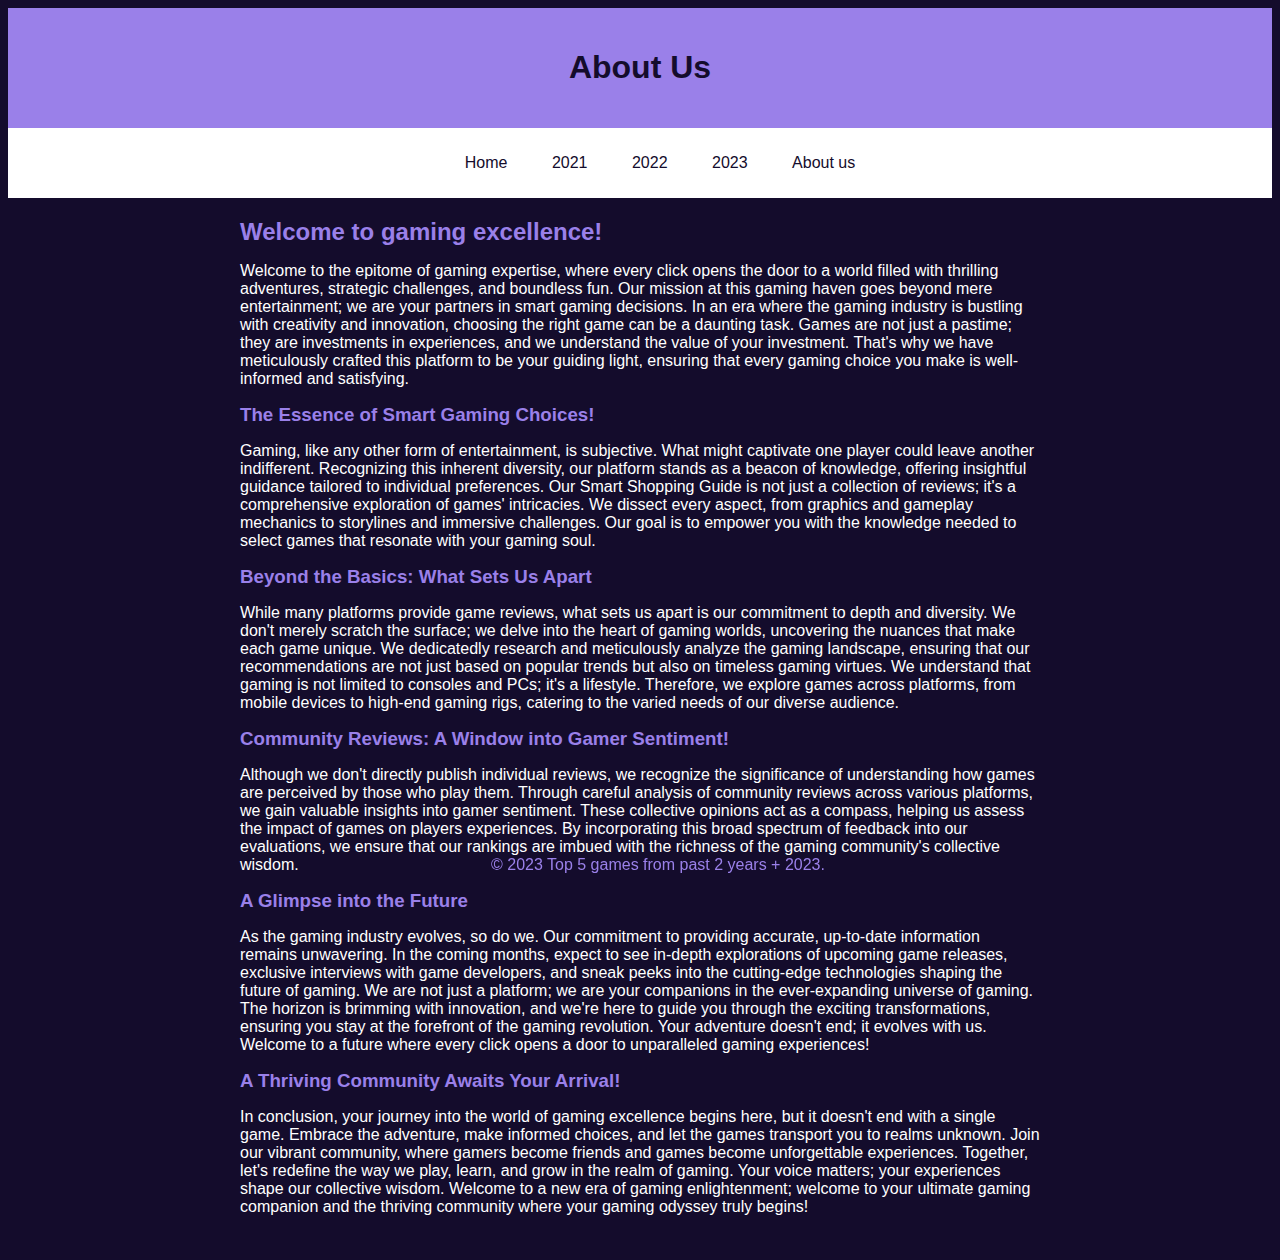
<file: personal website/aboutus.html>
<!DOCTYPE html>
<html lang="en">

<head>
    <meta charset="UTF-8">
    <meta name="viewport" content="width=device-width, initial-scale=1.0">
    <link rel="stylesheet" href="styles/aboutus.css"/>
    <title>About Us - Gaming Excellence</title>
</head>

<body>
    <header class="header">
        <h1>About Us</h1>
    </header>

    <nav>
        <ul>
            <li><a href="homepage.html">Home</a></li>
            <li><a href="2021.html">2021</a></li>
            <li><a href="2022.html">2022</a></li>
            <li><a href="2023.html">2023</a></li>
            <li><a href="aboutus.html">About us</a></li>
        </ul>
    </nav>

    <main class="main-content">
        <section class="intro">
            <h2>Welcome to gaming excellence!</h2>
            <p class="intro-text">Welcome to the epitome of gaming expertise, where every click opens the door to a world filled with thrilling adventures,
                strategic challenges, and boundless fun. Our mission at this gaming haven goes beyond mere entertainment;
                we are your partners in smart gaming decisions.
                In an era where the gaming industry is bustling with creativity and innovation, choosing the right game can be a daunting task.
                Games are not just a pastime; they are investments in experiences, and we understand the value of your investment.
                That's why we have meticulously crafted this platform to be your guiding light, ensuring that every gaming choice you make is well-informed and satisfying.</p>
        </section>

        <section class="mission">
            <h3>The Essence of Smart Gaming Choices!</h3>
            <p class="mission-text">Gaming, like any other form of entertainment, is subjective. What might captivate one player could leave another indifferent.
                Recognizing this inherent diversity, our platform stands as a beacon of knowledge, offering insightful guidance tailored to individual preferences.
                Our Smart Shopping Guide is not just a collection of reviews; it's a comprehensive exploration of games' intricacies.
                We dissect every aspect, from graphics and gameplay mechanics to storylines and immersive challenges.
                Our goal is to empower you with the knowledge needed to select games that resonate with your gaming soul.</p>
        </section>

        <section class="features">
            <h3>Beyond the Basics: What Sets Us Apart</h3>
            <p class="features-text">While many platforms provide game reviews, what sets us apart is our commitment to depth and diversity.
                We don't merely scratch the surface; we delve into the heart of gaming worlds, uncovering the nuances that make each game unique.
                We dedicatedly research and meticulously analyze the gaming landscape, ensuring that our recommendations are not just based
                on popular trends but also on timeless gaming virtues.
                We understand that gaming is not limited to consoles and PCs; it's a lifestyle.
                Therefore, we explore games across platforms, from mobile devices to high-end gaming rigs, catering to the varied needs of our diverse audience.</p>
        </section>

        <section class="future">
            <h3>Community Reviews: A Window into Gamer Sentiment!</h3>
            <p class="future-text">Although we don't directly publish individual reviews, we recognize the significance of understanding how games are perceived by those who play them.
                Through careful analysis of community reviews across various platforms, we gain valuable insights into gamer sentiment.
                These collective opinions act as a compass, helping us assess the impact of games on players experiences.
                By incorporating this broad spectrum of feedback into our evaluations, we ensure that our rankings are imbued with the richness of the gaming community's collective wisdom.</p>
        </section>

        <section class="future">
            <h3>A Glimpse into the Future</h3>
            <p class="future-text">As the gaming industry evolves, so do we. Our commitment to providing accurate, up-to-date information remains unwavering.
                In the coming months, expect to see in-depth explorations of upcoming game releases, exclusive interviews with game developers,
                and sneak peeks into the cutting-edge technologies shaping the future of gaming.
                We are not just a platform; we are your companions in the ever-expanding universe of gaming.
                The horizon is brimming with innovation, and we're here to guide you through the exciting transformations, ensuring you stay at the forefront of the gaming revolution.
                Your adventure doesn't end; it evolves with us. Welcome to a future where every click opens a door to unparalleled gaming experiences!</p>
        </section>

        <section class="future">
            <h3>A Thriving Community Awaits Your Arrival!</h3>
            <p class="future-text">In conclusion, your journey into the world of gaming excellence begins here, but it doesn't end with a single game.
                Embrace the adventure, make informed choices, and let the games transport you to realms unknown. Join our vibrant community,
                where gamers become friends and games become unforgettable experiences. Together, let's redefine the way we play, learn, and grow in the realm of gaming.
                Your voice matters; your experiences shape our collective wisdom.
                Welcome to a new era of gaming enlightenment; welcome to your ultimate gaming companion and the thriving community where your gaming odyssey truly begins!</p>
        </section>
    </main>

    <footer class="footer">
        <p>&copy; 2023 Top 5 games from past 2 years + 2023.</p>
    </footer>
</body>

</html>
</file>
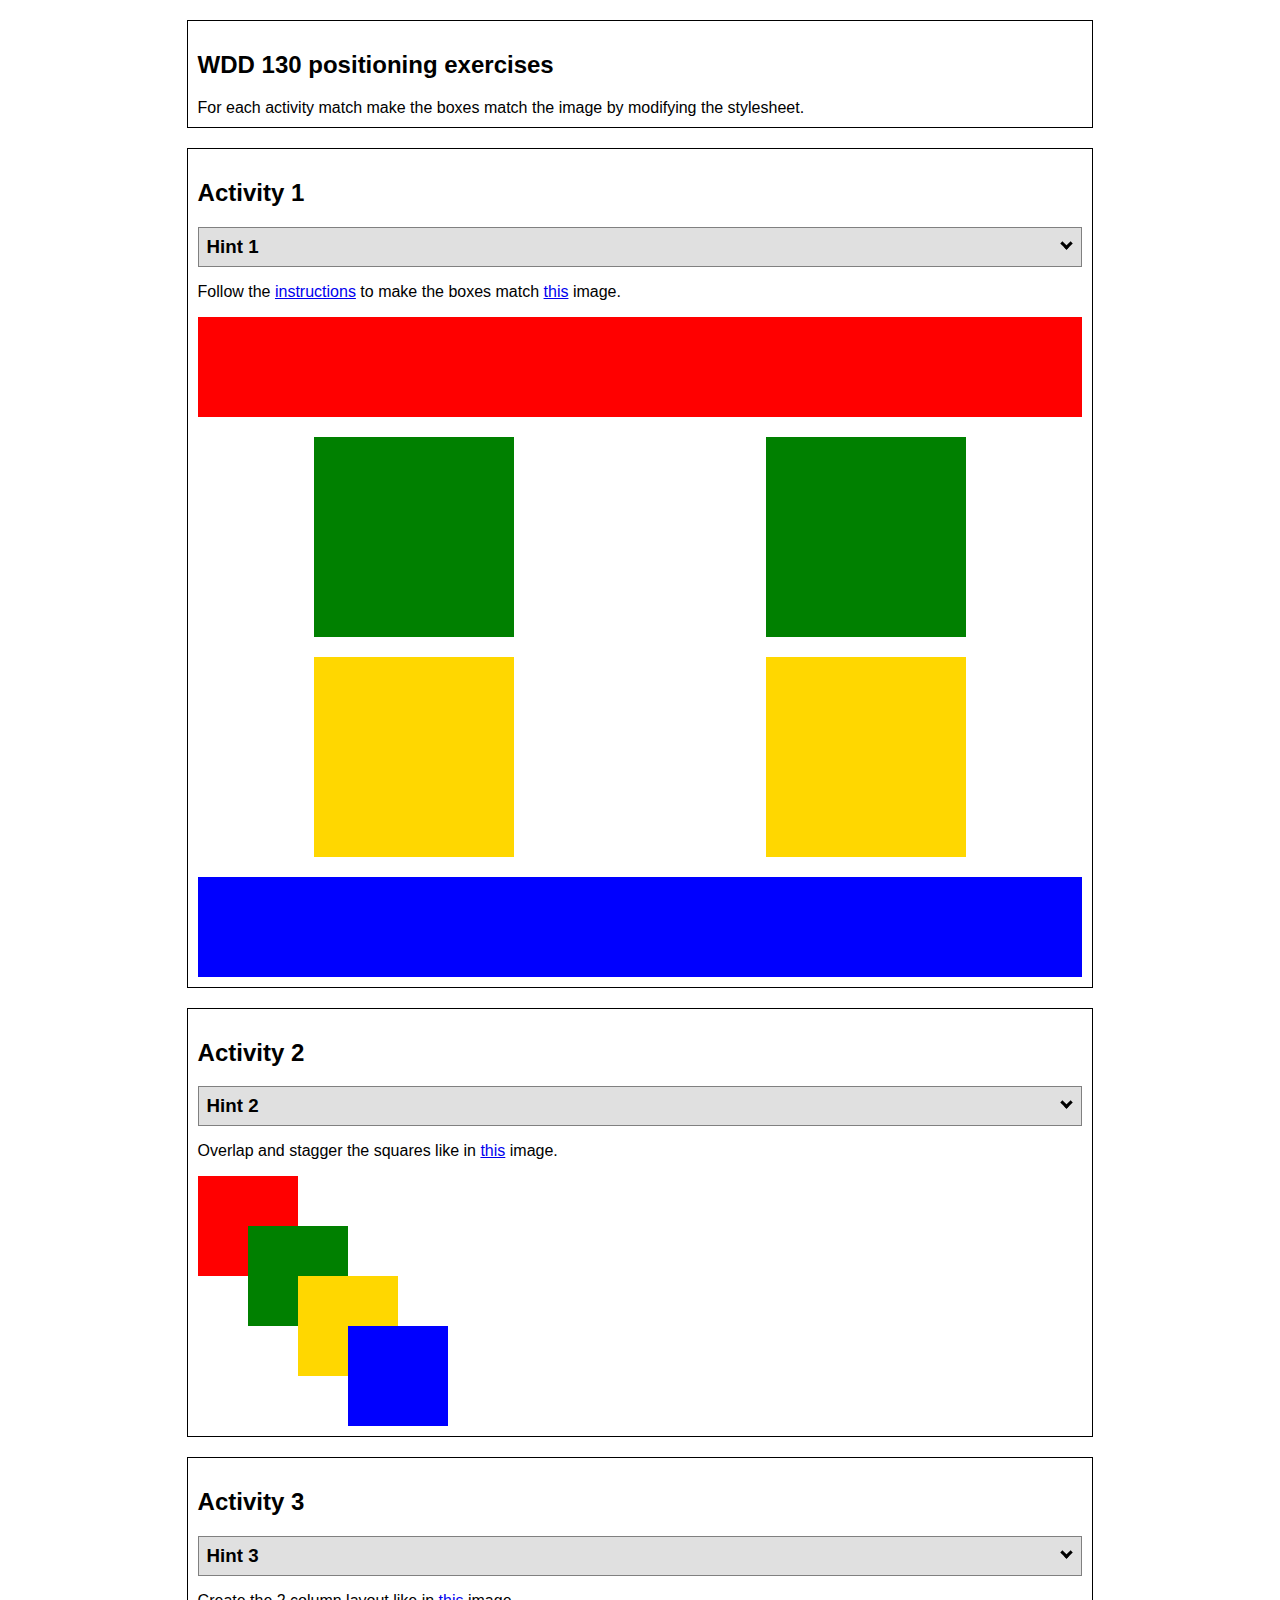
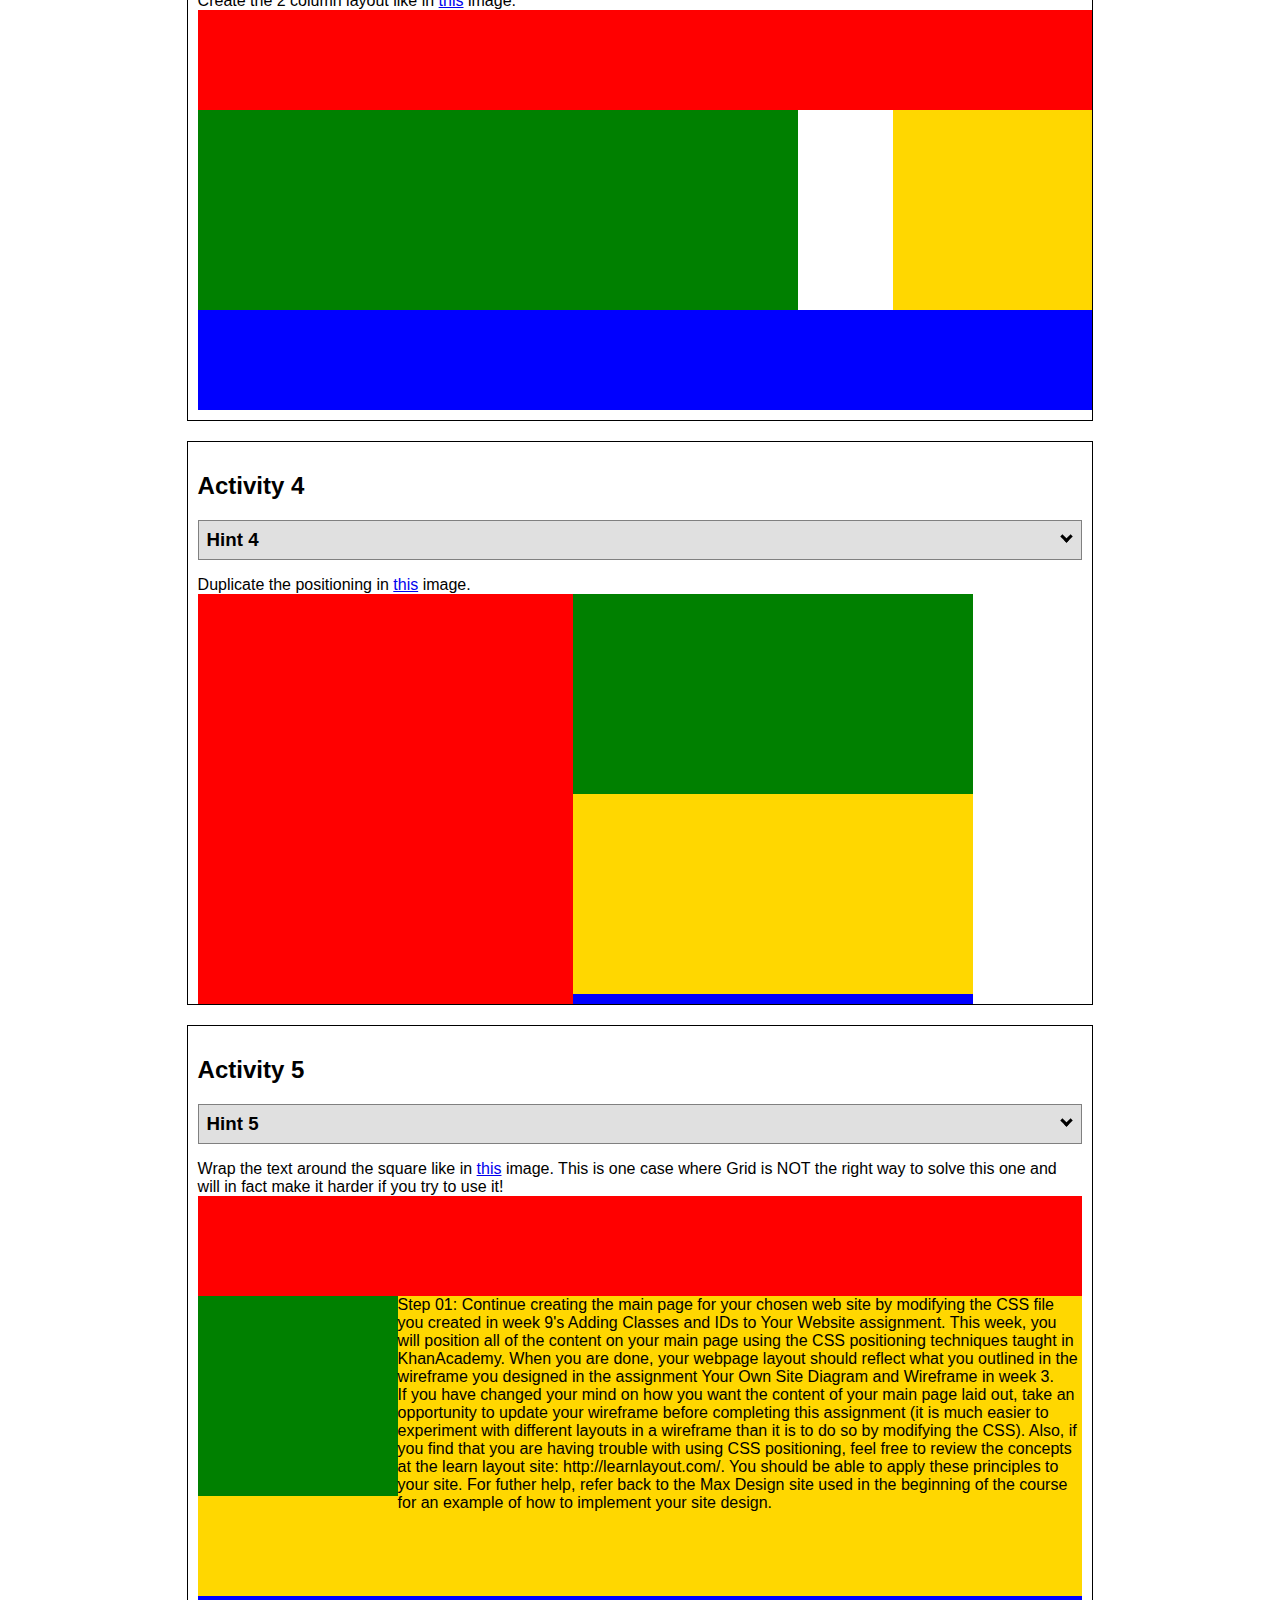
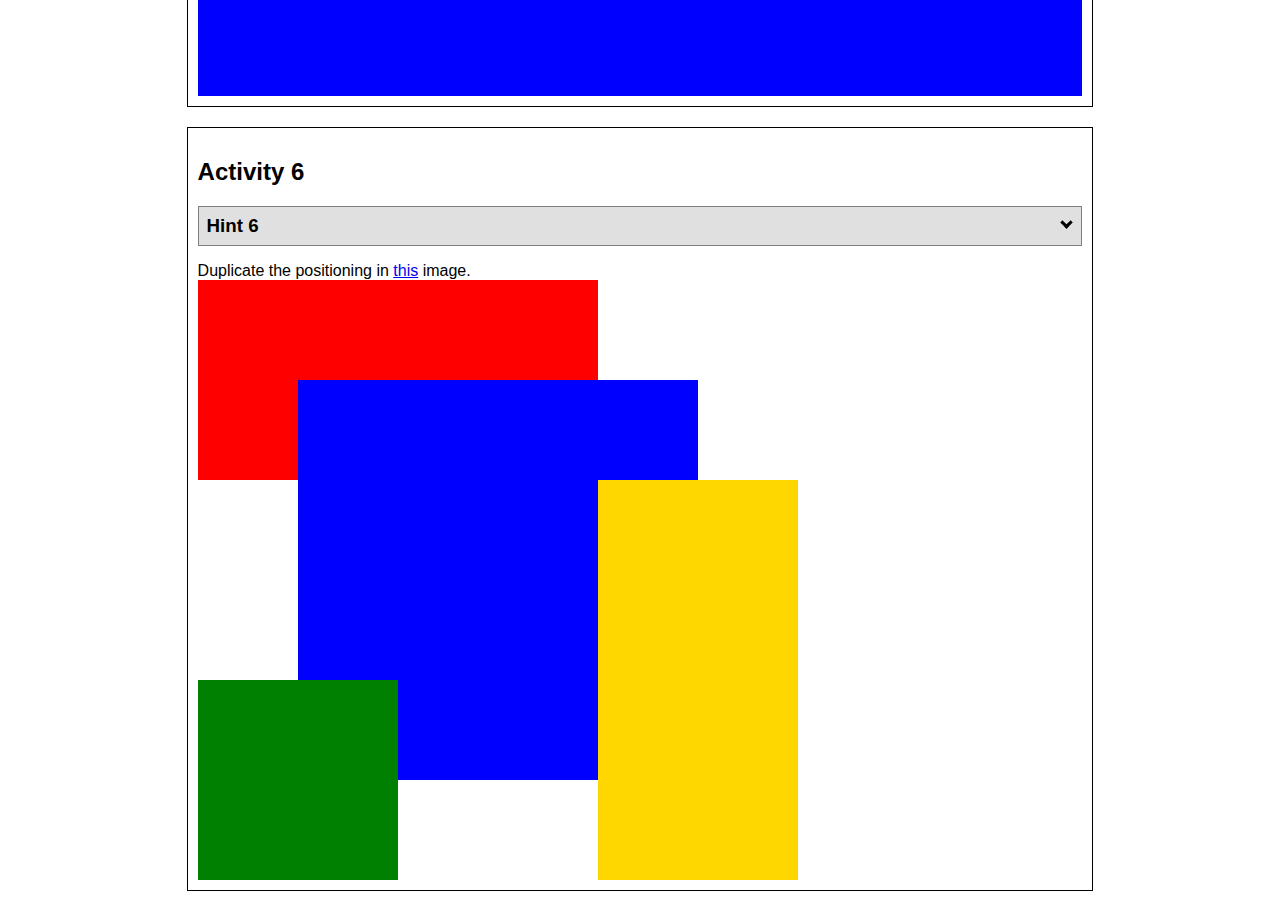
<file: positioning/positioning.html>
<!DOCTYPE html>
<html lang="en">
  <head>
    <!-- HTML - Name: positioning.html -->
    <title>Positioning Activity</title>
    <link rel="stylesheet" type="text/css" href="positionstyles.css" />
  </head>
  <body>
    <div class="activity">
      <h2>WDD 130 positioning exercises</h2>
      For each activity match make the boxes match the image by modifying the stylesheet.</div>
    <div class="activity">
      <h2>Activity 1</h2>
      <section class="hint"><input type="checkbox" ><i></i> <h3>Hint 1</h3><div><p>Check out the <a href="https://byui-wdd.github.io/wdd130/activities/w06-css-positioning.html" target="_blank">activity instructions</a> in Ilearn!</p></div></section>
      <p>Follow the <a href="https://byui-wdd.github.io/wdd130/activities/w06-css-positioning.html" target="_blank">instructions</a> to make the boxes match  <a href="https://byui-wdd.github.io/wdd130/images/example1.png" target="_blank">this</a> image.</p>
      <div class="content1" >
        <div class="red1" ></div>
        <div class="green1" ></div>
        <div class="green1" ></div>
        <div class="yellow1"></div>
        <div class="yellow1"></div>
        <div class="blue1"></div>
      </div>
    </div>
    <div class="activity">
      <h2>Activity 2</h2>
      <section class="hint"><input type="checkbox" > <h3>Hint 2</h3><i></i><div>
      <ul>
      <li>grid-template-columns: 50px 50px 50px 50px 50px </li></ul></div></section>
      <p>Overlap and stagger the squares like in <a href="https://byui-wdd.github.io/wdd130/images/example2.png" target="_blank">this</a> image.</p>
      <div class="content2" >
        <div class="red2" ></div>
        <div class="green2" ></div>
        <div class="yellow2"></div>
        <div class="blue2"></div>
      </div>
    </div>
    <div class="activity">
      <h2>Activity 3</h2>
      <section class="hint"><input type="checkbox" > <h3>Hint 3</h3><i></i><div><p>This one is going to be best solved with CSS Grid. Remember to make the boxes the right width first...then start moving them around. </p><h4>Properties used:</h4><ul><li>display:grid;</li><li>grid-template-columns:</li><li>grid-column-gap:</li>
        <li>grid-column:</li>  </ul></div></section>
      Create the 2 column layout like in <a href="https://byui-wdd.github.io/wdd130/images/example3.png" target="_blank">this</a>  image.
      <div class="content3" >
        <div class="red3" ></div>
        <div class="green3" ></div>
        <div class="yellow3"></div>
        <div class="blue3"></div>
      </div>
    </div>
    <div class="activity">
      <h2>Activity 4</h2>
      <section class="hint"><input type="checkbox" > <h3>Hint 4</h3><i></i><div><p>For the others we have been primarily concerned with width. For this one you will need to adjust height as well. </p><h4>Properties used:</h4><ul><li>display:grid;</li><li>grid-template-columns:</li><li>grid-row:</li></ul></div></section>
      Duplicate the positioning in <a href="https://byui-wdd.github.io/wdd130/images/example4.png" target="_blank">this</a> image. 
      <div class="content4" >
        <div class="red4" ></div>
        <div class="green4" ></div>
        <div class="yellow4"></div>
        <div class="blue4"></div>
      </div>
    </div>

    <div class="activity">
      <h2>Activity 5</h2>
      <section class="hint"><input type="checkbox" > <h3>Hint 5</h3><i></i><div><p>Grid is <strong>not</strong> the right way to do this.  In fact there is only one way to really do that...and that is with float. Remember that we float the thing we want the text to wrap around.  Also remember to start by making all the shapes the right size and shape.</p><h4>Properties used:</h4><ul><li>float: left;</li></ul></div></section>
      Wrap the text around the square like in <a href="https://byui-wdd.github.io/wdd130/images/example5.png" target="_blank">this</a> image. This is one case where Grid is NOT the right way to solve this one and will in fact make it harder if you try to use it!
      <div class="content5" >
        <div class="red5" ></div>
        <div class="green5" ></div>
        <div class="yellow5">Step 01: Continue creating the main page for your chosen web site by modifying the CSS file you created in week 9's Adding Classes and IDs to Your Website assignment. This week, you will position all of the content on your main page using the CSS positioning techniques taught in KhanAcademy. When you are done, your webpage layout should reflect what you outlined in the wireframe you designed in the assignment Your Own Site Diagram and Wireframe in week 3. <br />
          If you have changed your mind on how you want the content of your main page laid out, take an opportunity to update your wireframe before completing this assignment (it is much easier to experiment with different layouts in a wireframe than it is to do so by modifying the CSS). Also, if you find that you are having trouble with using CSS positioning, feel free to review the concepts at the learn layout site: http://learnlayout.com/. You should be able to apply these principles to your site. For futher help, refer back to the Max Design site used in the beginning of the course for an example of how to implement your site design.</div>
        <div class="blue5"></div>
      </div>
    </div>
    <div class="activity">
      <h2>Activity 6</h2>
      <section class="hint"><input type="checkbox" > <h3>Hint 6</h3><i></i><div><p>This one is all about visualizing the grid behind the layout. If you are having a hard time doing that first: all the sizes are even multiples of 100, and second here is another example with the lines drawn: <a href="https://byui-wdd.github.io/wdd130/images/example6-hint.png" target="_blank">example 6 with lines</a>. For this one you will find it easiest if you use px for the column width. You can also use <kbd>z-index</kbd> to control the element layering.    </p><h4>Properties used:</h4><ul><li>display:grid;</li><li>grid-template-columns:</li><li>grid-column:</li><li>grid-row:</li><li><a href="https://www.w3schools.com/cssref/pr_pos_z-index.asp" target="_blank">z-index:</a></li></ul></div></section>
      Duplicate the positioning in <a href="https://byui-wdd.github.io/wdd130/images/example6.png" target="_blank">this</a> image.
      <div class="content6" >
        <div class="red6" ></div>
        <div class="green6" ></div>
        <div class="yellow6"></div>
        <div class="blue6"></div>
      </div>
    </div>
  </body>
</html>
</file>
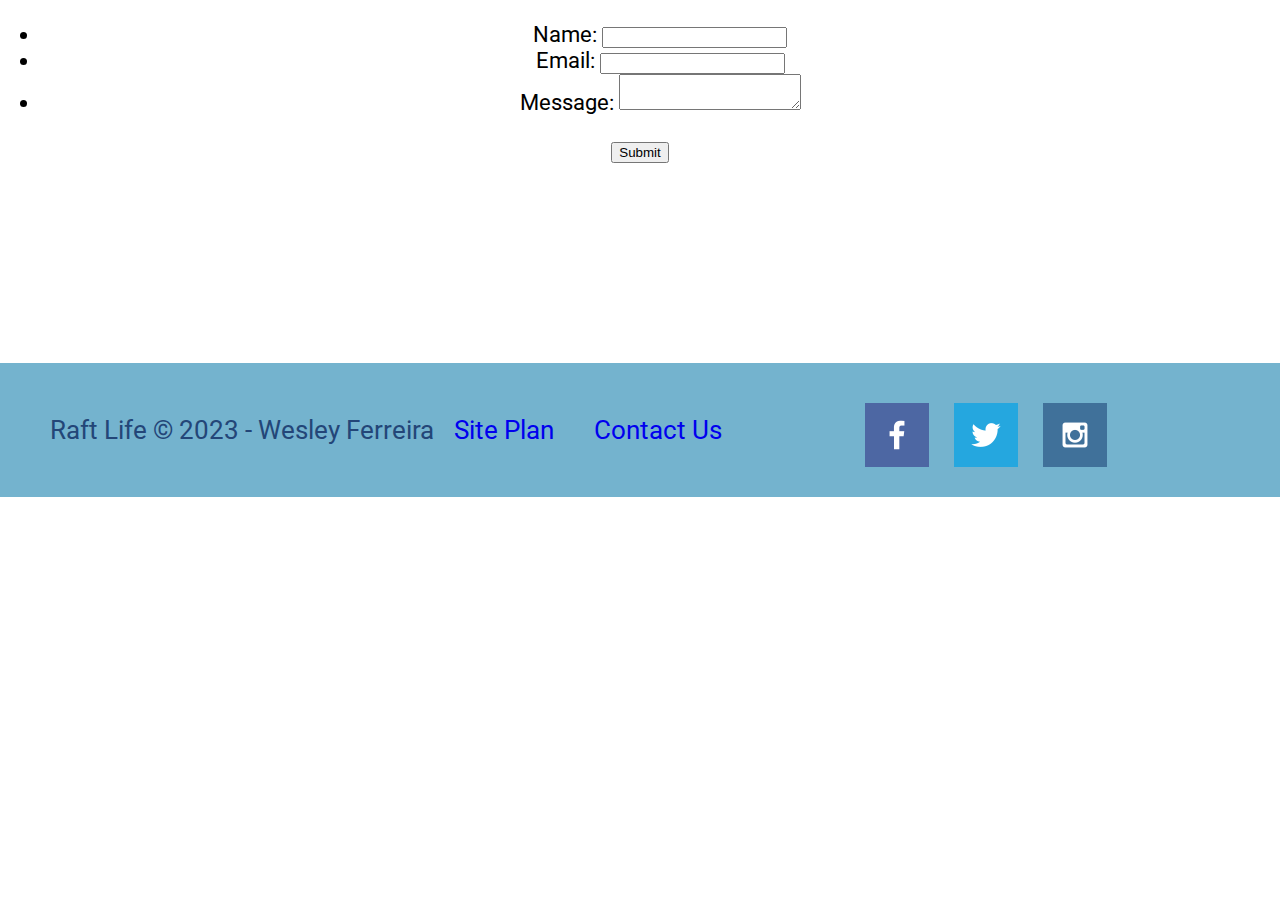
<file: wwr/contactus.html>
<!DOCTYPE html>
<html lang="en">
<head>
    <meta charset="UTF-8">
    <meta http-equiv="X-UA-Compatible" content="IE=edge">
    <meta name="viewport" content="width=device-width, initial-scale=1.0">
    <title>Contact Us</title>
    <link rel="stylesheet" href="styles/style.css" />
</head>
<body>
    <div id="feedback" class="feedback"></div>
    <main>
        <form action="#" method="post">
            <ul>
                <li>
                    <label for="name">Name:</label>
                    <input type="text" id="name" name="user_name" />
                </li>
                <li>
                    <label for="mail">Email:</label>
                    <input type="email" id="mail" name="user_email" />
                </li>
                <li>
                    <label for="msg">Message:</label>
                    <textarea id="msg" name="user_message"></textarea>
                </li>
            </ul>
            <button type="submit">Submit</button>
        </form>
    </main>
        <footer>
            <p>Raft Life &copy; 2023 - Wesley Ferreira</p>
            <p><a href="site-plan-rafting.html">Site Plan</a></p>
            <p><a href="contactus.html">Contact Us</a></p>
            <div class="social">
                <a href="https://facebook.com" target="_blank">
                    <img src="images/facebook.png" alt="fb icon">
                </a>
                <a href="https://twitter.com" target="_blank">
                    <img src="images/twitter.png" alt="twitter icon">
                </a>
                <a href="https://instagram.com" target="_blank">
                    <img src="images/instagram.png" alt="instagram icon">
                </a>
            </div>
        </footer>
    </div>
    <script>
        // get the feedback div element so we can do something with it.
        const feedbackElement = document.getElementById('feedback');
        // get the form so we can read what was entered in it.
        const formElement = document.forms[0];
        // add a 'listener' to wait for a submission of our form. When that happens run the code below.
        formElement.addEventListener('submit', function(e) {
            // stop the form from doing the default action.
            e.preventDefault();
            // set the contents of our feedback element to a message letting the user know the form was submitted successfully. Notice that we pull the name that was entered in the form to personalize the message!
            feedbackElement.innerHTML = 'Hello '+ formElement.user_name.value +'! Thank you for your message. We will get back with you as soon as possible!';
            // make the feedback element visible.
            feedbackElement.style.display = "block";
            // add a class to move everything down so our message doesn't cover it.
            document.body.classList.toggle('moveDown');
        });
    </script>
</body>
</html>
</file>
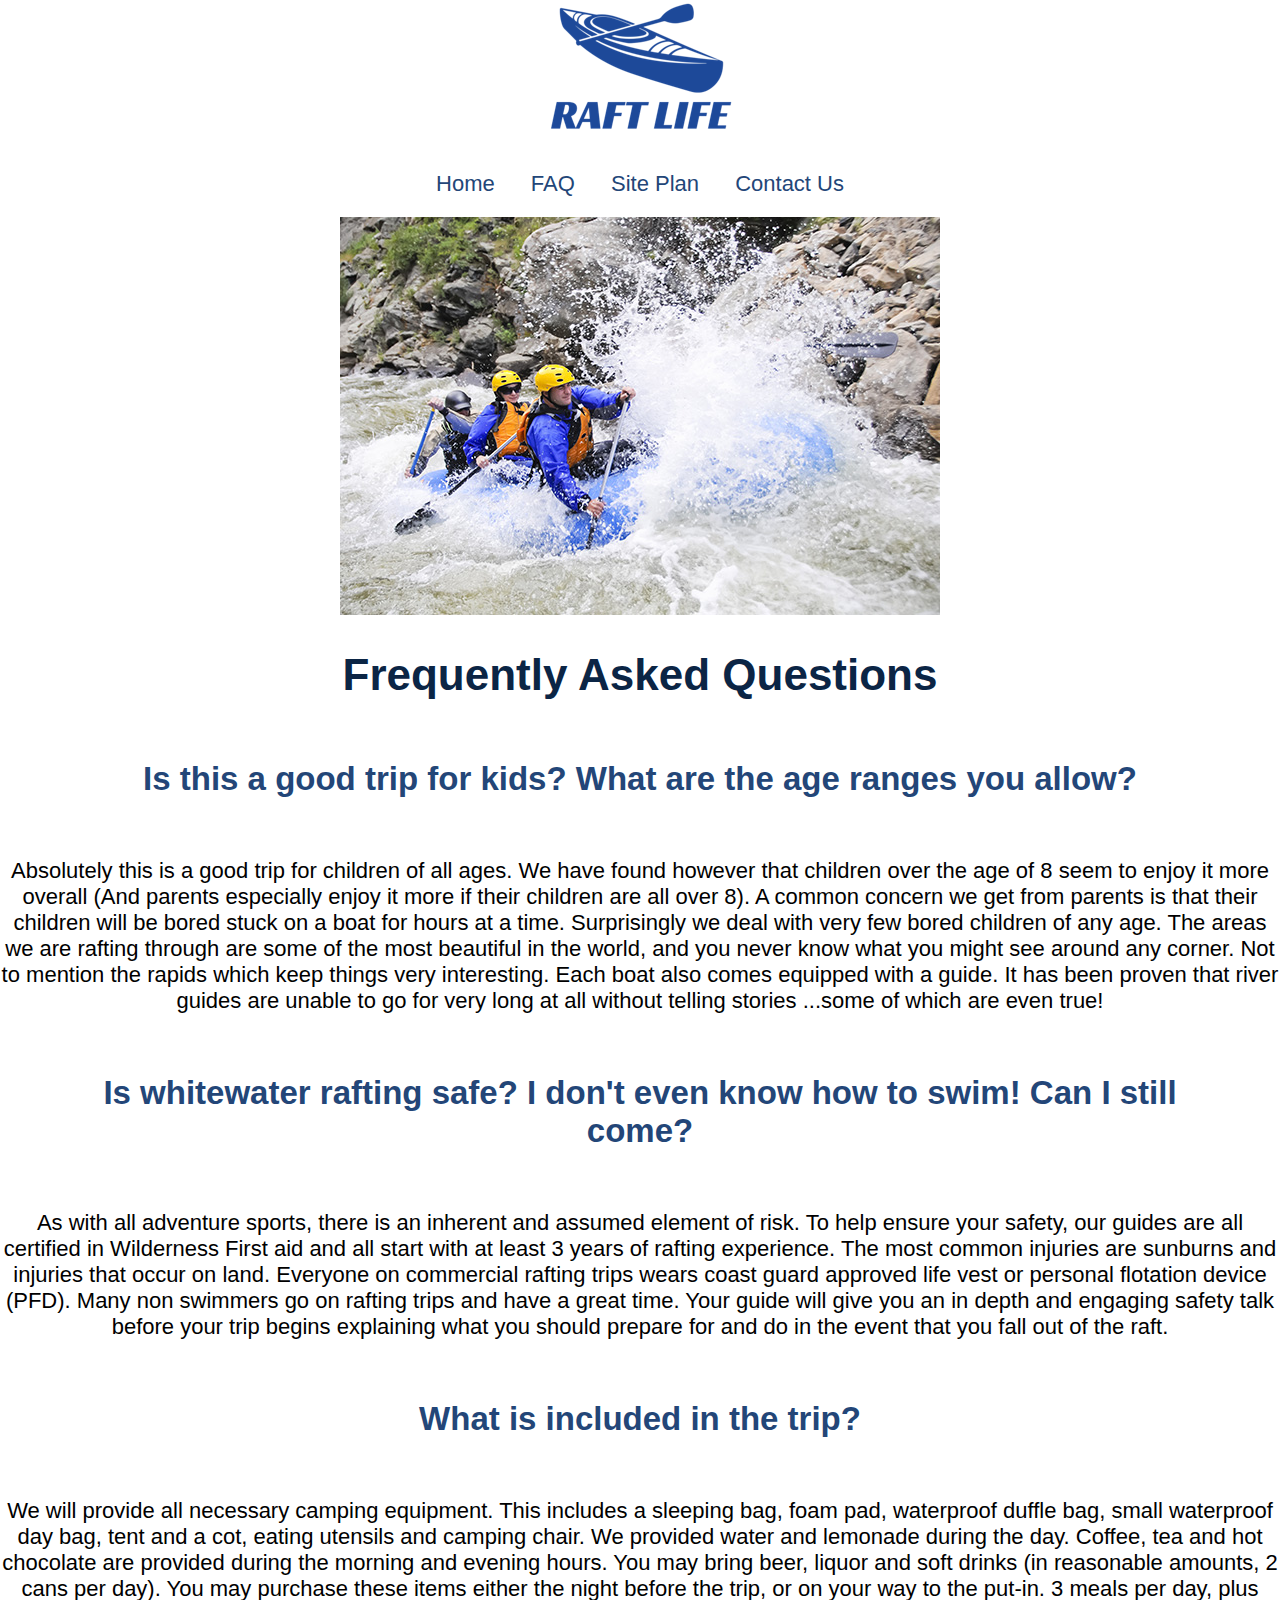
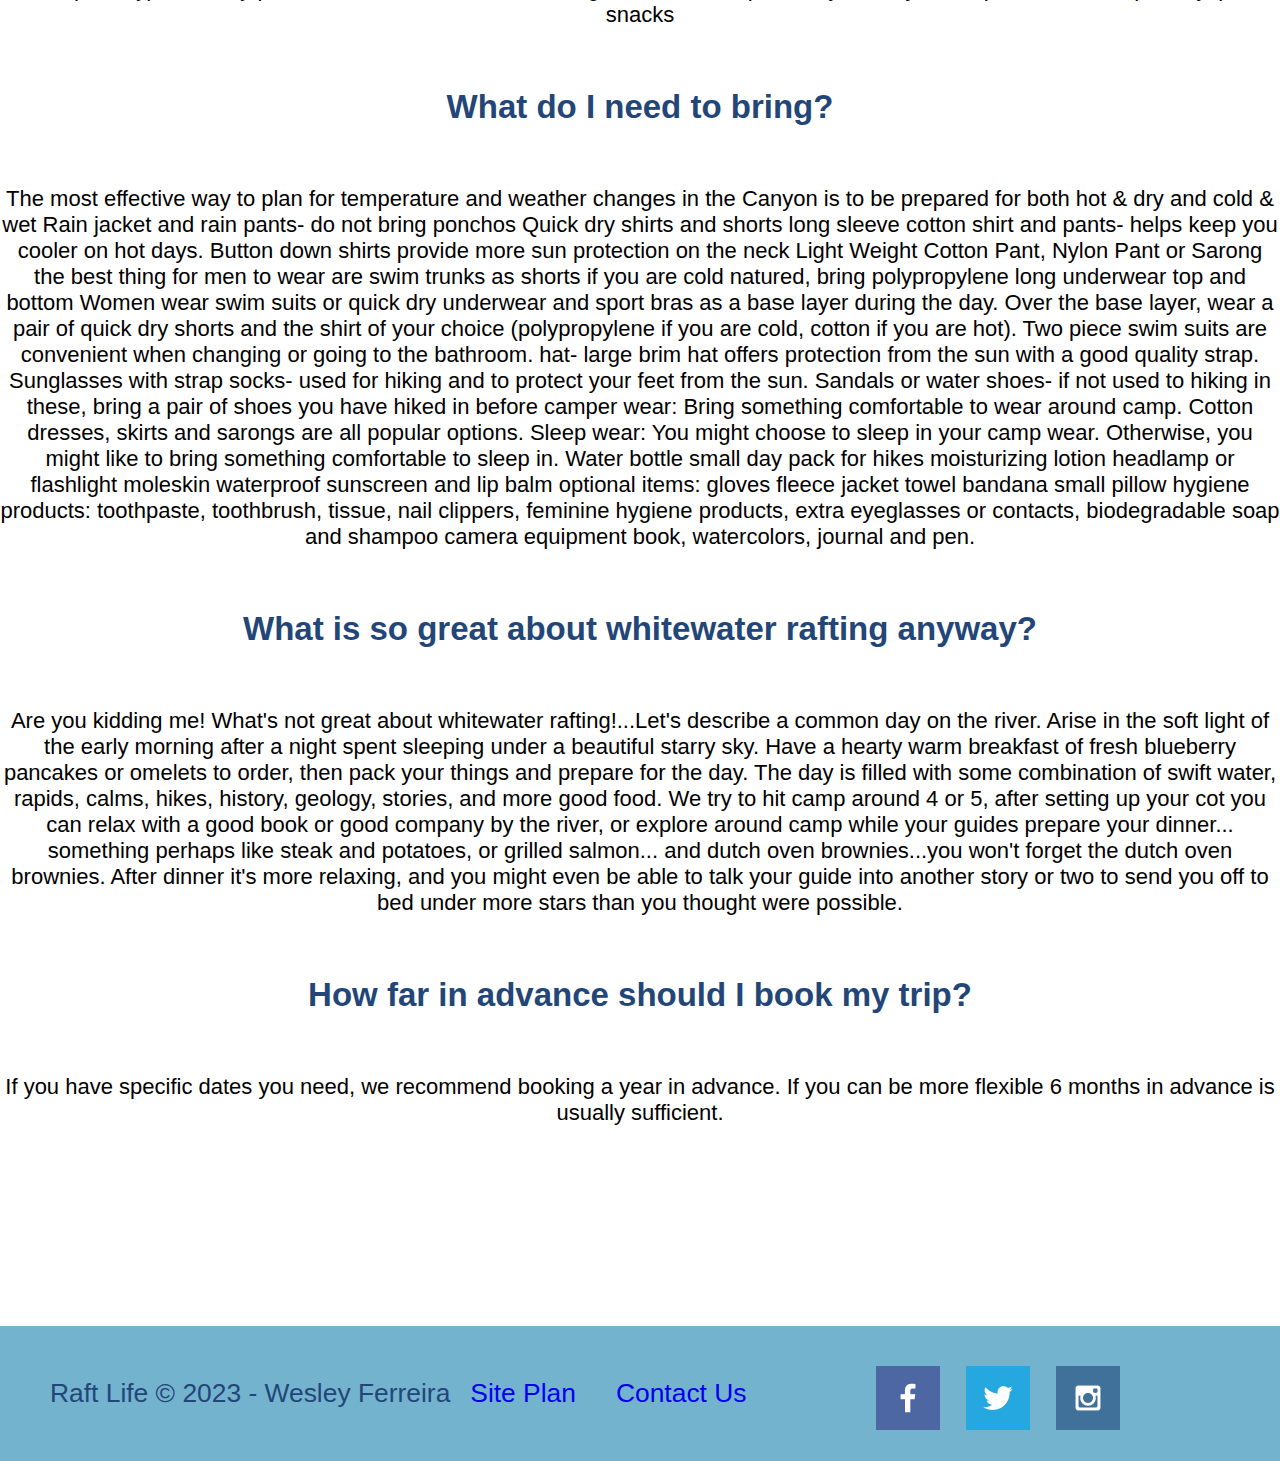
<file: wwr/wireframe.html>
<!DOCTYPE html>
<html lang="en">
<head>
    <meta charset="UTF-8">
    <meta http-equiv="X-UA-Compatible" content="IE=edge">
    <meta name="viewport" content="width=device-width, initial-scale=1.0">
    <title>Whitewater Rafting FAQs</title>
    <link rel="stylesheet" href="styles/style_p.css" />
</head>
<body>
    <div id="content">
        <header>
            <a id="logo_link" href="index.html">
                <img class="logo" src="images/logo.png" alt="Raft Life Logo">
            </a>
            <nav>
                <a href="index.html">Home</a>
                <a href="wireframe.html">FAQ</a>
                <a href="site-plan-rafting.html">Site Plan</a>
                <a href="contactus.html">Contact Us</a>
            </nav>
        </header>
    <div class="image-container">
        <img src="images/splash.jpg" alt="Splash-img">
    </div>

        <main class="faq-section">
            <h1>Frequently Asked Questions</h1>

            <div class="faq-item">
                <h2>Is this a good trip for kids? What are the age ranges you allow?</h2>
                <p>Absolutely this is a good trip for children of all ages.
                    We have found however that children over the age of 8 seem to enjoy it more overall
                    (And parents especially enjoy it more if their children are all over 8).
                    A common concern we get from parents is that their children will be bored stuck
                    on a boat for hours at a time.
                    Surprisingly we deal with very few bored children of any age.
                    The areas we are rafting through are some of the most beautiful in the world,
                    and you never know what you might see around any corner.
                    Not to mention the rapids which keep things very interesting.
                    Each boat also comes equipped with a guide.
                    It has been proven that river guides are unable to go for very long at all without telling stories
                    ...some of which are even true!</p>
            </div>

            <div class="faq-item">
                <h2>Is whitewater rafting safe? I don't even know how to swim! Can I still come?</h2>
                <p>As with all adventure sports, there is an inherent and assumed element of risk. To help ensure your safety, our guides are all certified in Wilderness First aid and all start with at least 3 years of rafting experience. The most common injuries are sunburns and injuries that occur on land.
                    Everyone on commercial rafting trips wears coast guard approved life vest or personal flotation device (PFD).
                    Many non swimmers go on rafting trips and have a great time.
                    Your guide will give you an in depth and engaging safety talk before your trip begins
                    explaining what you should prepare for and do in the event that you fall out of the raft.</p>
            </div>

            <div class="faq-item">
                <h2>What is included in the trip?</h2>
                <p>We will provide all necessary camping equipment. This includes a sleeping bag, foam pad, waterproof duffle bag, small waterproof day bag,
                    tent and a cot, eating utensils and camping chair.
                    We provided water and lemonade during the day. Coffee, tea and hot chocolate are provided during the morning and evening hours.
                    You may bring beer, liquor and soft drinks (in reasonable amounts, 2 cans per day).
                    You may purchase these items either the night before the trip, or on your way to the put-in. 3 meals per day, plus snacks</p>
            </div>

            <div class="faq-item">
                <h2>What do I need to bring?</h2>
                <p>The most effective way to plan for temperature and weather changes in the Canyon is to be prepared
                    for both hot & dry and cold & wet Rain jacket and rain pants- do not bring ponchos Quick dry shirts
                    and shorts long sleeve cotton shirt and pants- helps keep you cooler on hot days.
                    Button down shirts provide more sun protection on the neck Light Weight Cotton Pant, Nylon Pant or Sarong
                    the best thing for men to wear are swim trunks as shorts if you are cold natured,
                    bring polypropylene long underwear top and bottom Women wear swim suits or quick dry underwear and sport bras as a base layer during the day.
                    Over the base layer, wear a pair of quick dry shorts and the shirt of your choice (polypropylene if you are cold, cotton if you are hot).
                    Two piece swim suits are convenient when changing or going to the bathroom. hat- large brim hat offers protection from the sun with a good quality strap.
                    Sunglasses with strap socks- used for hiking and to protect your feet from the sun.
                    Sandals or water shoes- if not used to hiking in these, bring a pair of shoes you have hiked in before camper wear:
                    Bring something comfortable to wear around camp. Cotton dresses, skirts and sarongs are all popular options.
                    Sleep wear: You might choose to sleep in your camp wear.
                    Otherwise, you might like to bring something comfortable to sleep in.
                    Water bottle small day pack for hikes moisturizing lotion headlamp or flashlight moleskin waterproof sunscreen and lip balm optional items:
                    gloves fleece jacket towel bandana small pillow hygiene products: toothpaste, toothbrush, tissue, nail clippers,
                    feminine hygiene products, extra eyeglasses or contacts, biodegradable soap and shampoo camera equipment book, watercolors, journal and pen.</p>
            </div>

            <div class="faq-item">
                <h2>What is so great about whitewater rafting anyway?</h2>
                <p>Are you kidding me! What's not great about whitewater rafting!...Let's describe a common day on the river.
                    Arise in the soft light of the early morning after a night spent sleeping under a beautiful starry sky.
                    Have a hearty warm breakfast of fresh blueberry pancakes or omelets to order, then pack your things and prepare for the day.
                    The day is filled with some combination of swift water, rapids, calms, hikes, history, geology, stories, and more good food.
                    We try to hit camp around 4 or 5, after setting up your cot you can relax with a good book or good company by the river,
                    or explore around camp while your guides prepare your dinner...
                    something perhaps like steak and potatoes, or grilled salmon...
                    and dutch oven brownies...you won't forget the dutch oven brownies.
                    After dinner it's more relaxing, and you might even be able to talk your guide into another story
                    or two to send you off to bed under more stars than you thought were possible.</p>
            </div>

            <div class="faq-item">
                <h2>How far in advance should I book my trip?</h2>
                <p>If you have specific dates you need, we recommend booking a year in advance.
                    If you can be more flexible 6 months in advance is usually sufficient.</p>
            </div>
        </main>

        <footer>
            <p>Raft Life &copy; 2023 - Wesley Ferreira</p>
            <p><a href="site-plan-rafting.html">Site Plan</a></p>
            <p><a href="contactus.html">Contact Us</a></p>
            <div class="social">
                <a href="https://facebook.com" target="_blank">
                    <img src="images/facebook.png" alt="fb icon">
                </a>
                <a href="https://twitter.com" target="_blank">
                    <img src="images/twitter.png" alt="twitter icon">
                </a>
                <a href="https://instagram.com" target="_blank">
                    <img src="images/instagram.png" alt="instagram icon">
                </a>
            </div>
        </footer>
    </div>
</body>
</html>
</file>
<file: personal website/styles/aboutus.css>
body {
    font-family: 'Roboto', sans-serif;
    background-color: #140c2c; /* Primary background color */
    color: #ffffff; /* Primary text color */
}

nav {
    background-color: #ffffff; /* Background color for navigation */
    padding: 10px 0;
    text-align: center;
}

nav a {
    color: #140c2c; /* Primary text color for navigation links */
    text-decoration: none;
    margin: 0 20px;
}

.header {
    background-color: #9a80e9; /* Secondary background color for header */
    color: #140c2c; /* Primary text color for header */
    text-align: center;
    padding: 20px;
}

.main-content {
    max-width: 800px;
    margin: 0 auto;
    padding: 20px;
    position: relative;
}

.intro h2 {
    color: #9a80e9; /* Secondary text color for headings */
    margin: 0;
    padding: 0;
}

.mission h3,
.features h3,
.future h3 {
    color: #9a80e9; /* Secondary text color for subheadings */
    margin: 0;
    padding: 0;
}

img {
    display: block;
    margin: 0 auto;
    max-width: 50%;
    margin-top: -150px;

}

nav li {
    display: inline-block;
}

footer {
    background-color: #140c2c, transparent; /* Primary background color for footer */
    color: #9a80e9; /* Primary text color for footer */
    text-align: center;
    padding: 10px;
    position: fixed;
    bottom: 0;
    width: 100%;
}
</file>
<file: wwr/styles/style.css>
@import url('https://fonts.googleapis.com/css2?family=Roboto:wght@700&family=Noto+Sans+Soyombo&family=Roboto&display=swap');

div {
    /* max-width: 1600px; */
    margin: 0 auto;
    text-align: center;
}

#logo_link {
    padding-top: 5px;

}

.icon {
    width: 80px;
    padding-top: 10px;
    margin-left: 800px;
    margin-top: -100px;
}

#hero {
    position:absolute;
	top:0;
	width:100%;
	z-index:-1;
}

#hero-msg {
    grid-column: 2/3;
    grid-row: 1/2;
    margin-top: 100px;
}

#hero-box {
    grid-column: 1/4;
    grid-row: 1/3;
    z-index: -1;
}

#hero-img {
    width: 100%;
}

.msg {
    position: absolute;
    z-index: 1;
    background-color: #74b3ce;
    padding: 10px;
    grid-column: 6/10;
    grid-row: 6/7;
    box-shadow: 5px 5px 10px #0B2545;
    margin-top: -8em;
    margin-left: -1em;
}

.mountains {
    position: absolute;
    z-index: 1;
    width: 40%;
    grid-column: 2/7;
    grid-row: 5/8;
    box-shadow: 5px 5px 10px #0B2545;
    margin-top: -700px;
    margin-left: -300px;
}


#hero-msg h1, #hero-msg h4, section h2 {
    font-family: Roboto;

}

#hero-msg h1 {
    font-size: 2em;
}

#hero-msg h4 {
    color: white;
}

nav a {
    color: #234678;
    text-decoration: none;
    padding: 35px;
}

.home-title {
    color: #e0c452;
    margin-top: 10px;
    font-family: Roboto;
    font-size: 2em;
}

h4 {
    color: white;
}

#background {
    position: relative;
    z-index: -1;
    height: 725px;
    background-color: #74b3ce;
    grid-column: 1/11;
    grid-row: 4/9;
}

body {
    background-color: white;
    text-align: center;
    font-family: Roboto, sans-serif;
    font-size: 22px;
    margin: 0;
    padding: 0;
}

h2 {
    margin: 60px;
}

header {
    background-color: #00000070;
    display: grid;
    grid-template-columns: 150px auto;
}

nav a:hover {
    background-color: #234678;
    color: white;
}

.book, .join {
    background-color: #234678;
    color: white;
    font-size: 18px;
    text-decoration: none;
    padding: 15px 30px;
    margin-top: 50px;
    border-radius: 5px;

}

.rivers-card, .camping-card, .rapids-card {
    margin: 1fr 1fr 1fr;
}

.rivers-card {
    grid-column: 2/4;
    grid-row: 2/3;
}

.camping-card {
    grid-column: 5/7;
    grid-row: 2/3;
}

.rapids-card {
    grid-column: 8/10;
    grid-row: 2/3;
}

.msg h2 {
    color: #234678;
}

.book:hover, .join:hover {

    background-color: #0B2545;
}

.msg p {
    color: #0B2545;
    font-size: .8em;
    padding-bottom: 15px;
}

footer {
    background-color: #74b3ce;
    color: #234678;
    padding: 25px 50px;
    margin-top: 200px; 
    display: flex;
    justify-content: space-around;
    align-items: center;
}

footer a:hover {
    background-color: #234678;
    color: white;
}

footer a {
    text-decoration: none;
    margin-right: 20px
}

footer p {
    font-size: 1.2em;
    margin-right: 20px
}

footer p a:hover {
    text-decoration: underline;
}

footer .social img {
    padding-top: 15px;
}

.card-img {
    border: 10px solid #0B2545;
    transition: transform .5s;
    box-shadow: 5px 5px 10px #234678;
    width: 30%;
    margin-left: 300px;
}

.card-img:hover {
    opacity: .6;
    transform: scale(1.1);
}


main section img {
    display: grid;
    box-sizing: border-box;
    grid-template-columns: 1fr 1fr 1fr;
}

nav {
    display: flex;
    justify-content: space-around;
	align-items:center;
}

.home-grid{
	margin-top:130vh;
}

/*@media here*/

@media screen and (max-width: 900px) {
    #hero, .home-grid {
        display: block;
        height: auto;
    }
    nav, footer {
        flex-direction: column;
    }
    nav a {
        display: block;
        padding: 15px;
    }
    #hero {
        margin-top: 0;
    }
    #hero-msg {
        margin-top: 0;
    }
    #hero-msg h4 {
        display: none;
    }
    .home-title {
        font-size: 25px;
        color: #0B2545;
    }
    .rivers-card, .camping-card, .rapids-card { 
        margin: 50px auto;
        width: 60%;
    }
    #background {
        display: none;
    }
    .mountains, .msg {
        width: 80%;
        display: block;
        margin: 0 auto;
    }
    footer {
        margin-top: 25px;
    }
}
</file>
<file: positioning/positionstyles.css>
/* CSS - Name: "positionstyles.css" */
/* Activity 1 styles */
.content1 {
  /* This is the parent of the activity 1 boxes. */
  display: grid;
  grid-template-columns: 1fr 1fr;
  justify-items: center;
  gap: 20px;
}
.red1 { 
  width: 100%; 
  height: 100px; 
  background-color: red; 
  grid-column: 1/3;
} 
.green1 {
  width: 200px; 
  height: 200px; 
  background-color: green; 

} 
.yellow1 {
  width: 200px; 
  height: 200px; 
  background-color: gold; 
} 
.blue1 {
  width: 100%; 
  height: 100px; 
  background-color: blue; 
  grid-column: 1/3;
} 
/* Activity 2 styles */ 
.content2 {
  /* This is the parent of the activity 2 boxes. */
  display: grid;
  grid-template-columns: 50px 50px 50px 50px 50px;
}
.red2 {
  width: 100px; 
  height: 100px; 
  background-color: red;

} 
.green2 { 
  width: 100px; 
  height: 100px; 
  background-color: green; 
  margin-top: 50px;
  margin-left: 0px;


} 
.yellow2 {
  width: 100px; 
  height: 100px; 
  background-color: gold; 
  margin-top: 100px;
  margin-left: 0px;
} 
.blue2 {
  width: 100px; 
  height: 100px; 
  background-color: blue; 
  margin-top: 150px;
  margin-left: 0px;
} 
/* Activity 3 styles */ 
.content3 {
  /* This is the parent of the activity 3 boxes. */
  display: grid;
  grid-template-columns: 1fr 1fr;
  grid-column-gap: 20px;

}
.red3 {
  width: 100%; 
  height: 100px; 
  background-color: red; 
  grid-column: 1/3;
} 
.green3 {
  width: 600px; 
  height: 200px; 
  background-color: green;
} 
.yellow3 {
  width: 600px; 
  height: 200px; 
  background-color: gold; 
  margin-left: 75px;
} 
.blue3 {
  width: 100%; 
  height: 100px; 
  background-color: blue; 
  grid-column: 1/3;
} 
/* Activity 4 styles */ 
.content4 {
  /* This is the parent of the activity 4 boxes. */
  display: grid;
  height: 400px;
  grid-template-columns: 1fr 1fr 1fr 1fr;
  grid-template-rows: 100px 100px;
  grid-auto-flow: column;

}
.red4 {
width: 375px; 
height: 600px; 
background-color: red; 
} 
.green4 {
width: 400px; 
height: 200px; 
background-color: green; 
margin-top: -100px;
margin-left: 375px;
} 
.yellow4 {
width: 400px; 
height: 200px; 
background-color: gold; 
margin-top: 100px;
margin-left: -400px;
} 
.blue4 {
width: 400px; 
height: 200px; 
background-color: blue; 
grid-column: 2/3;
margin-top: 400px;
margin-left: -400px;
} 
/* Activity 5 styles */ 
.content5 {
  /* This is the parent of the activity 5 boxes. */
  gap: 20px;
}
.red5 { 
  width: 100%; 
  height: 100px; 
  background-color: red; 
} 
.green5 { 
  width: 200px; 
  height: 200px; 
  background-color: green; 
  float: left;

} 
.yellow5 {
  width: 100%; 
  height: 300px; 
  background-color: gold; 
} 
.blue5 {
  width: 100%; 
  height: 100px; 
  background-color: blue; 
} 
/* Activity 6 styles */ 
.content6 {
  /* This is the parent of the activity 6 boxes. */
  display: grid;
  height: 600px;
  grid-template-columns: 1fr 1fr 1fr 1fr 1fr 1fr;
  grid-template-rows: 100px 100px;
  grid-auto-flow: column;
}
.red6 {
  width: 400px; 
  height: 200px; 
  background-color: red; 
} 
.green6 {
  width: 200px; 
  height: 200px; 
  background-color: green; 
  margin-top: 300px;
  z-index: 1;
} 
.yellow6 {
  width: 200px; 
  height: 400px; 
  background-color: gold;
  margin-left: -500;
  margin-top: 200px;
  z-index: 1;
} 
.blue6 {
  width: 400px; 
  height: 400px; 
  background-color: blue; 
  margin-left: -300px;
} 


/* Do not make any changes below here */
.activity {
  width: 70%; 
  margin: 20px auto; 
  font-family: Arial, sans-serif; 
  border: 1px solid black; 
  padding: 10px; 
  clear:both; 
  overflow: auto;
} 

.hint {
  border: 1px solid grey;
  background: #e0e0e0;
  padding: .5em;
  position: relative;
  margin: 1em 0;
}
.hint h3 {
  margin: 0;
}
.hint:hover {
  background: #d0d0d0;
}
.hint > div {
  display: none;
}

.hint input[type=checkbox] {
  position: absolute;
  width: 100%;
  height: 100%;
  opacity: 0;
  z-index: 1;
  cursor: pointer;
}

.hint input[type=checkbox]:checked ~ div {
  display: block;
}

.hint i {
  position: absolute;
  transform: translate(-6px, 0);
  margin-top: 16px;
  right: 10px;
  top: -3px;
}
.hint i:before, .hint i:after {
  content: "";
  position: absolute;
  background-color: black;
  width: 3px;
  height: 9px;
}
.hint i:before {
  transform: translate(2px, 0) rotate(45deg);
}
.hint i:after {
  transform: translate(-2px, 0) rotate(-45deg);
}

.hint input[type=checkbox]:checked ~ i:before {
  transform: translate(-2px, 0) rotate(45deg);
}
.hint input[type=checkbox]:checked ~ i:after {
  transform: translate(2px, 0) rotate(-45deg);
}
.hint a {
  position: relative;
  z-index: 1;
}
</file>
<file: wwr/styles/style_p.css>
body {
    background-color: white;
    text-align: center;
    font-family: 'Roboto', sans-serif;
    font-size: 22px;
    margin: 0;
    padding: 0;
}

div {
    margin: 0 auto;
    text-align: center;
}

h1, h2, h4 {
    font-family: 'Roboto', sans-serif;
}

h1 {
    font-size: 2em;
    color: #0B2545;
}

h2 {
    margin: 60px;
    color: #234678;
}

h4 {
    color: white;
}

nav a {
    color: #234678;
    text-decoration: none;
    padding: 15px;
}

nav a:hover {
    background-color: #234678;
    color: white;
}

.book, .join {
    background-color: #234678;
    color: white;
    font-size: 18px;
    text-decoration: none;
    padding: 15px 30px;
    margin-top: 50px;
    border-radius: 5px;
}

.book:hover, .join:hover {
    background-color: #0B2545;
}

.msg {
    position: absolute;
    z-index: 1;
    background-color: #74b3ce;
    padding: 10px;
    grid-column: 6/10;
    grid-row: 6/7;
    box-shadow: 5px 5px 10px #0B2545;
    margin-top: -8em;
    margin-left: -1em;
}

.mountains {
    position: absolute;
    z-index: 1;
    width: 80%;
    box-shadow: 5px 5px 10px #0B2545;
    margin-top: -700px;
    margin-left: -300px;
}

.msg h2 {
    color: #234678;
}

.msg p {
    color: #0B2545;
    font-size: .8em;
    padding-bottom: 15px;
}

footer {
    background-color: #74b3ce;
    color: #234678;
    padding: 25px 50px;
    margin-top: 200px;
    display: flex;
    justify-content: space-around;
    align-items: center;
}

footer a:hover {
    background-color: #234678;
    color: white;
}

footer a {
    text-decoration: none;
    margin-right: 20px;
}

footer p {
    font-size: 1.2em;
    margin-right: 20px;
}

footer p a:hover {
    text-decoration: underline;
}

footer .social img {
    padding-top: 15px;
}

.card-img {
    border: 10px solid #0B2545;
    transition: transform .5s;
    box-shadow: 5px 5px 10px #234678;
    width: 30%;
    margin-left: 300px;
}

.card-img:hover {
    opacity: .6;
    transform: scale(1.1);
}

nav {
    margin-bottom: 20px;    
}
</file>
<file: personal website/styles/styles.css>
/* Reset some default styles */
body, h1, h2, h3, p, ul, li {
    margin: 0;
    padding: 0;
}

body {
    font-family: 'Roboto', sans-serif; /* Use Roboto as the default font */
    background-color: #140c2c; /* Primary background color */
    color: #ffffff; /* Primary text color */
}

header {
    background-color: #9a80e9; /* Secondary background color for header */
    color: #140c2c; /* Primary text color for header */
    padding: 20px;
    text-align: center;
}

nav {
    background-color: #ffffff; /* Background color for navigation */
    padding: 10px 0;
    text-align: center;
}

nav li {
    display: inline-block;
}

nav a {
    color: #140c2c; /* Primary text color for navigation links */
    text-decoration: none;
    margin: 0 20px;
}

.main-content {
    display: flex;
    flex-direction: column;
    max-width: 800px;
    margin: 0 auto;
    padding: 20px;
    position: relative;
    display: grid;
    grid-template-columns: repeat(2, 1fr); /* Example: 2 columns */
    grid-gap: 20px;
}


.game-info {
    color: #9a80e9; /* Secondary text color for headings */
    float: right; /* Move the h2 to the right */
    width: 65%; /* Adjust the width as needed */
    padding: 10px; /* Add padding for better visibility */
    box-sizing: border-box; /* Include padding in width calculation */
}

.colored {
    color: #f3c24c; /* Accent color for specific paragraphs */
    clear: both;
}

footer {
    background-color: #140c2c, transparent; /* Primary background color for footer */
    color: #9a80e9; /* Primary text color for footer */
    text-align: center;
    padding: 10px;
    position: fixed;
    bottom: 0;
    width: 100%;
}


img:hover {
    opacity: .6;
    transform: scale(1.04);
}

img {
    margin: 0 auto;
    max-width: 50%;
    width: 30%;
    align-self: flex-end;
    height: auto;
    transition: transform .5s;

}

section {
    margin-top: 20px;
}

.Metacritic,
.Review {
    color: white; /* Secondary text color for headings */
    float: right; /* Move Metacritic and Review to the right */
    width: 65%; /* Adjust the width as needed */
    padding: 10px; /* Add padding for better visibility */
    box-sizing: border-box; /* Include padding in width calculation */
    clear: both;
}

.Review p {
    margin-bottom: 20px; /* Add margin bottom for spacing between paragraphs */
}

.Info {
    margin-top: 10px;
    margin-bottom: 50px;
}

.Info p {
    margin-top: 10px;
}

@media screen and (max-width: 768px) {
    /* Add responsive styles here */
    .main-content {
        grid-template-columns: 1fr; /* Change to a single column for smaller screens */
    }
}
</file>
